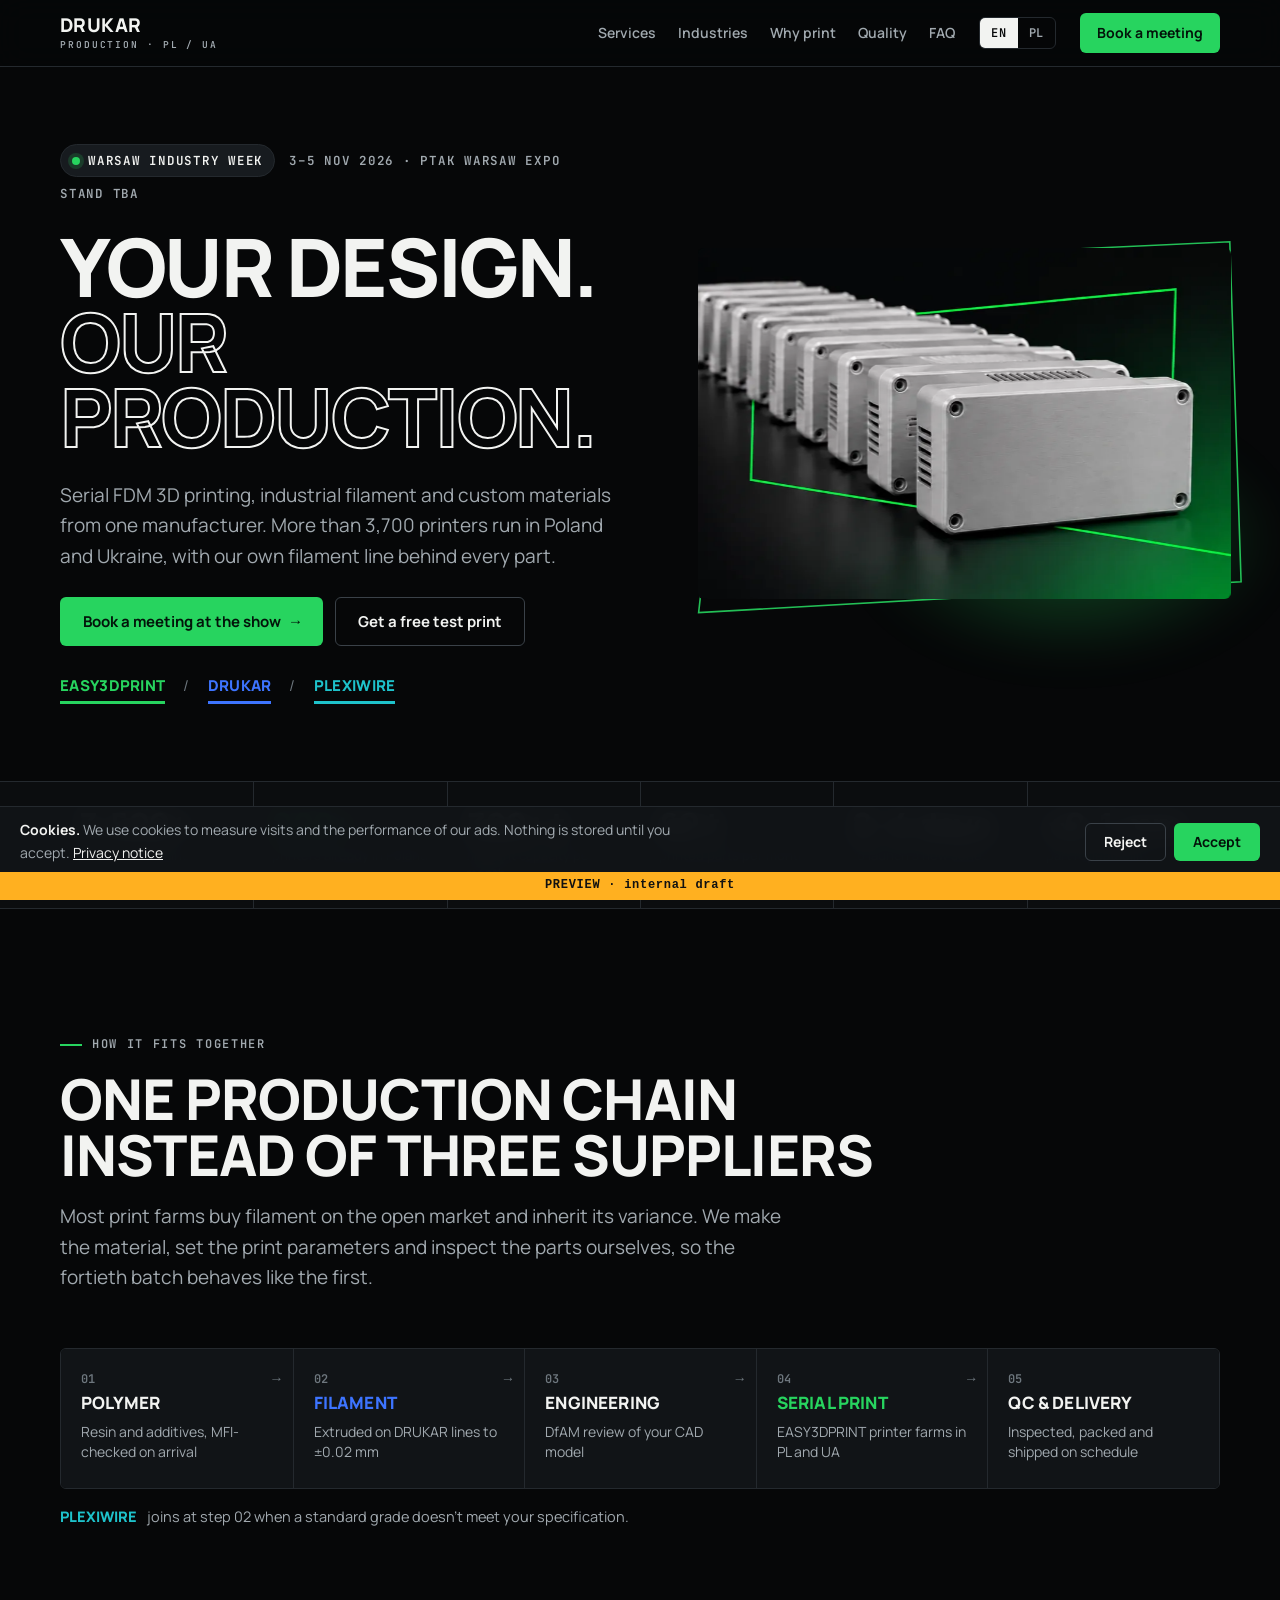
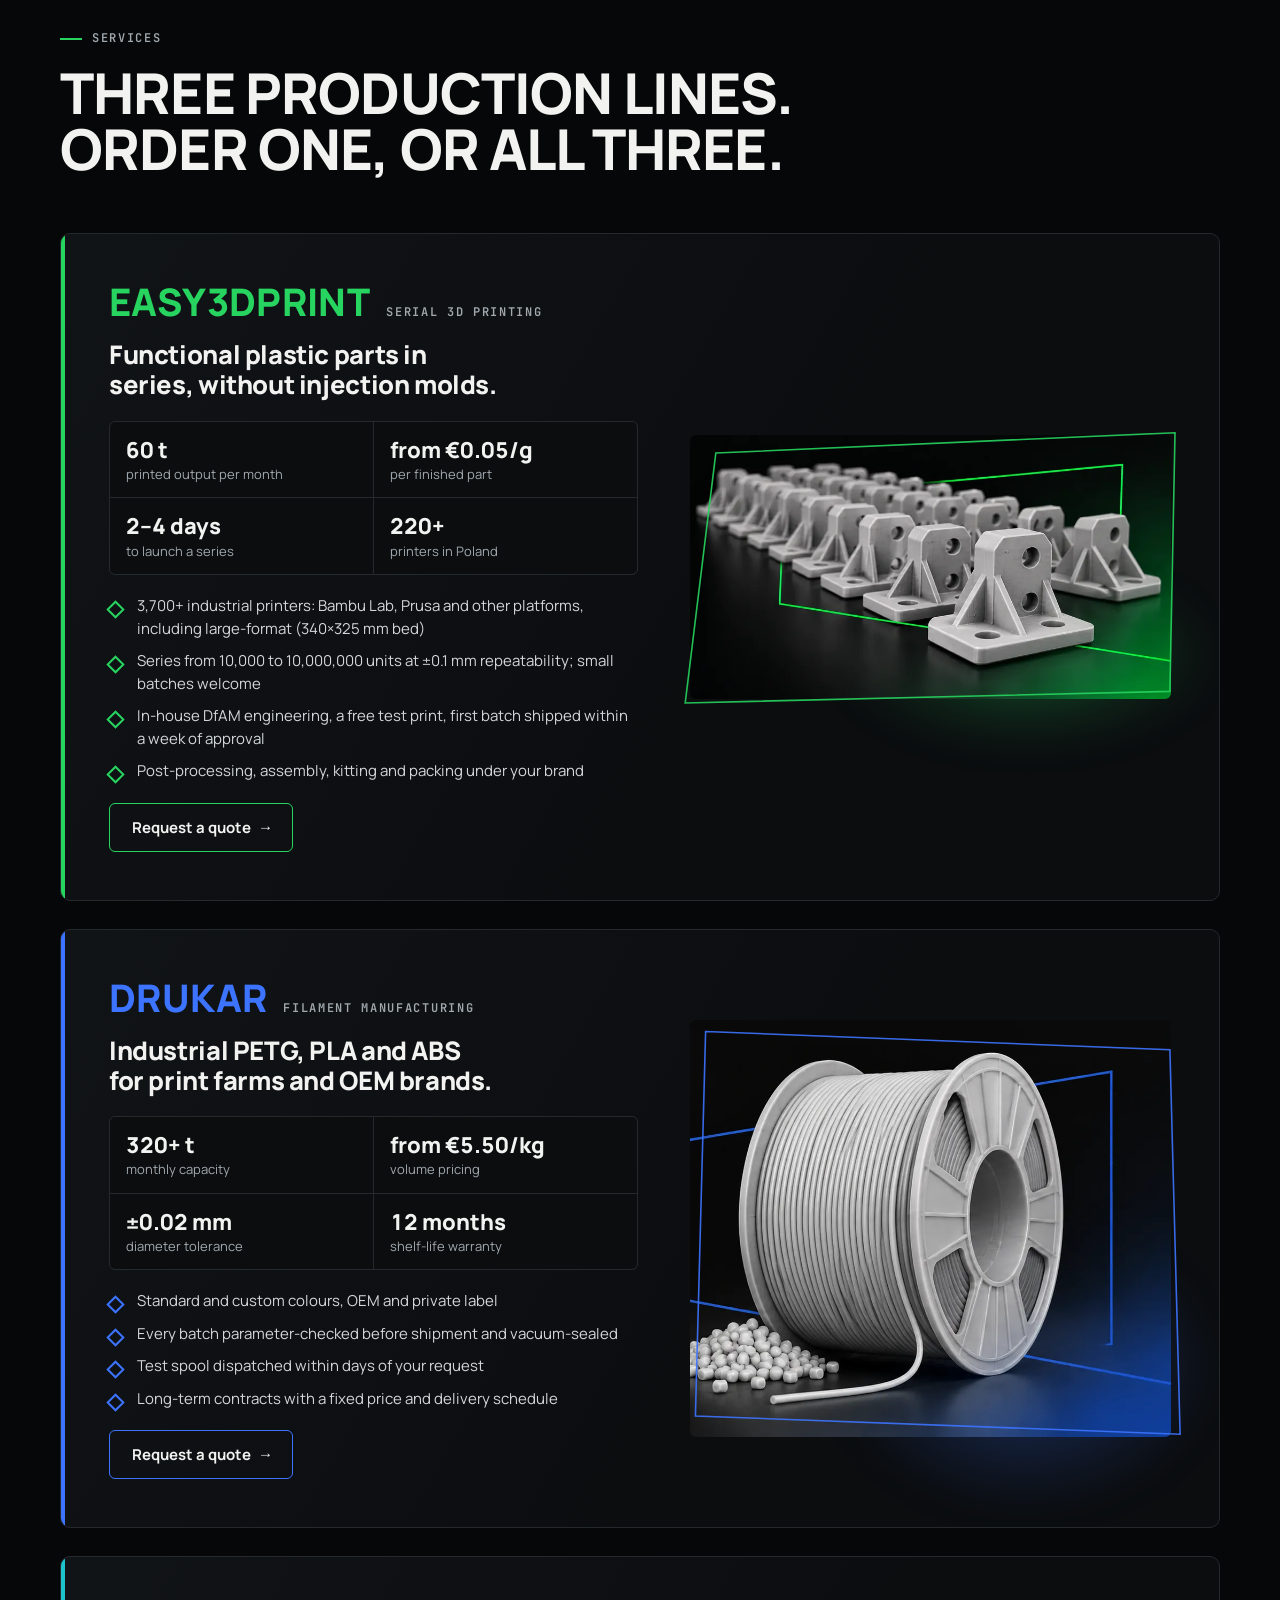
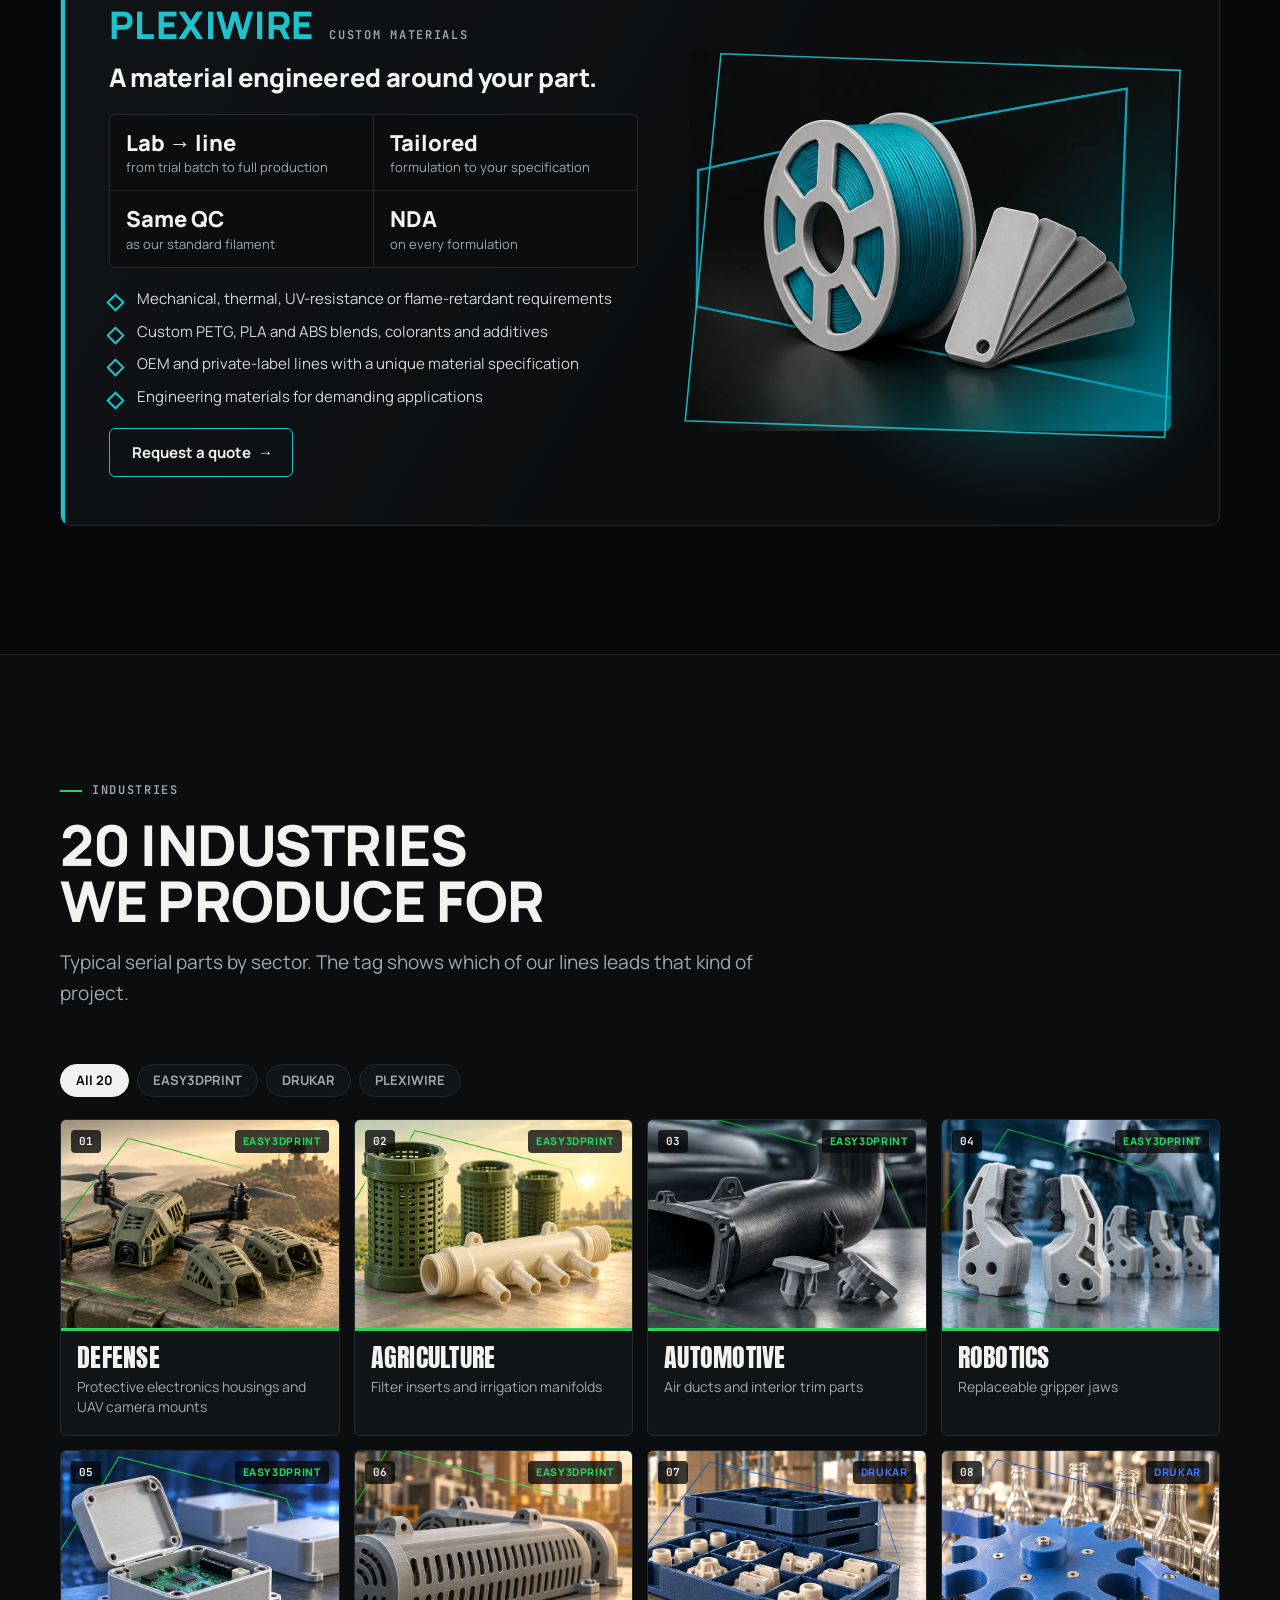
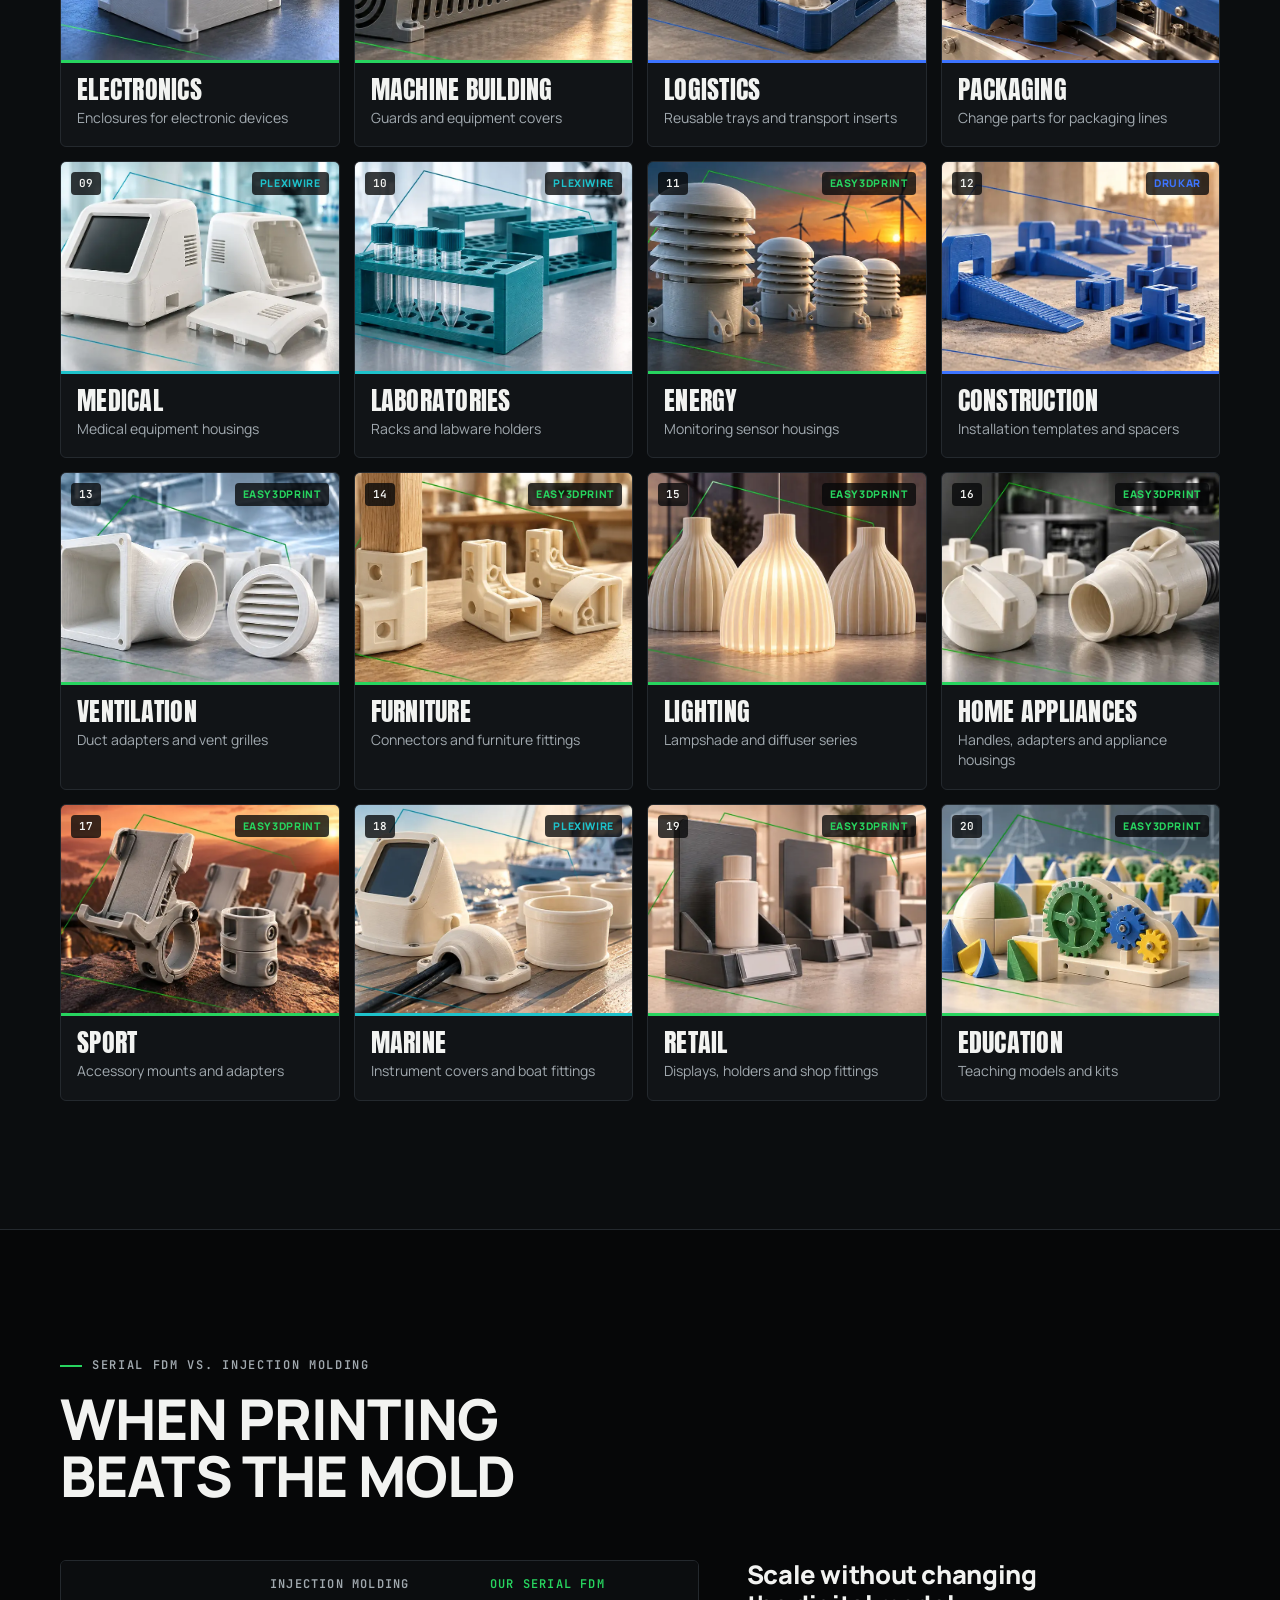
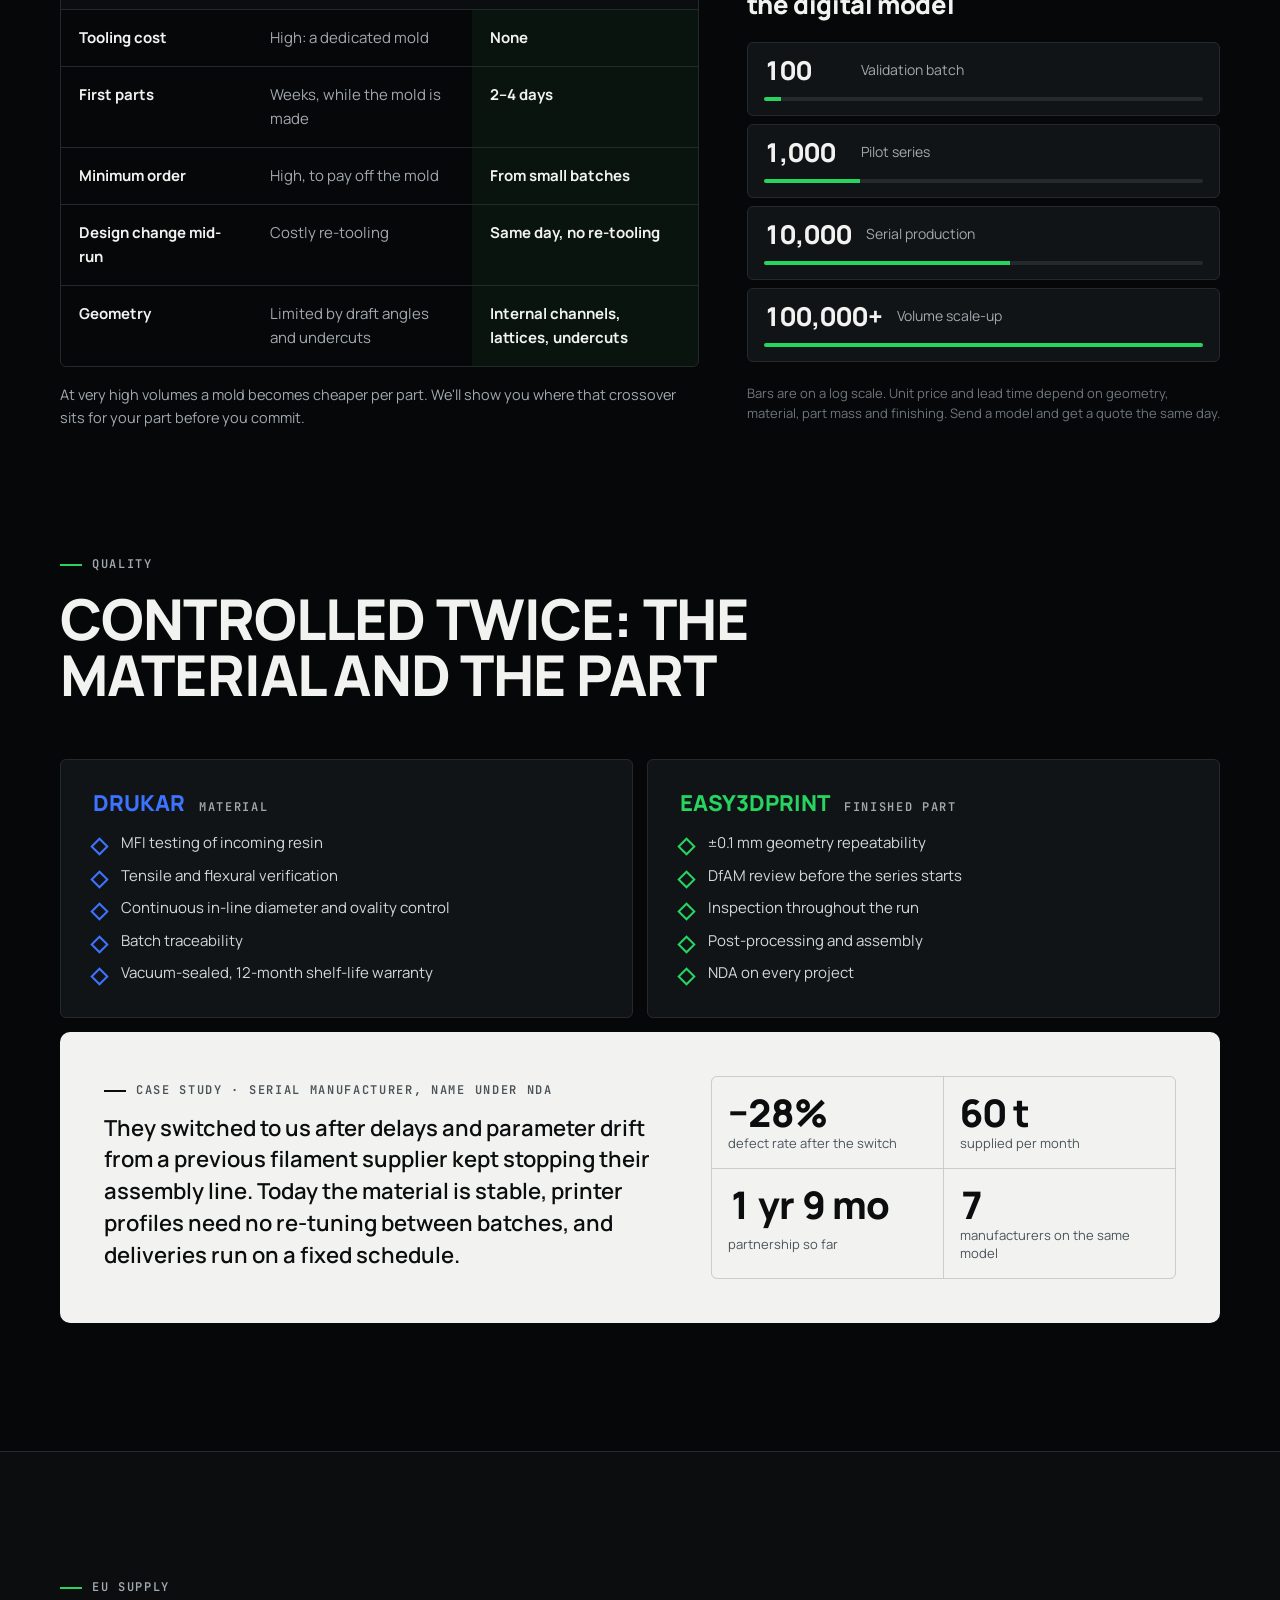
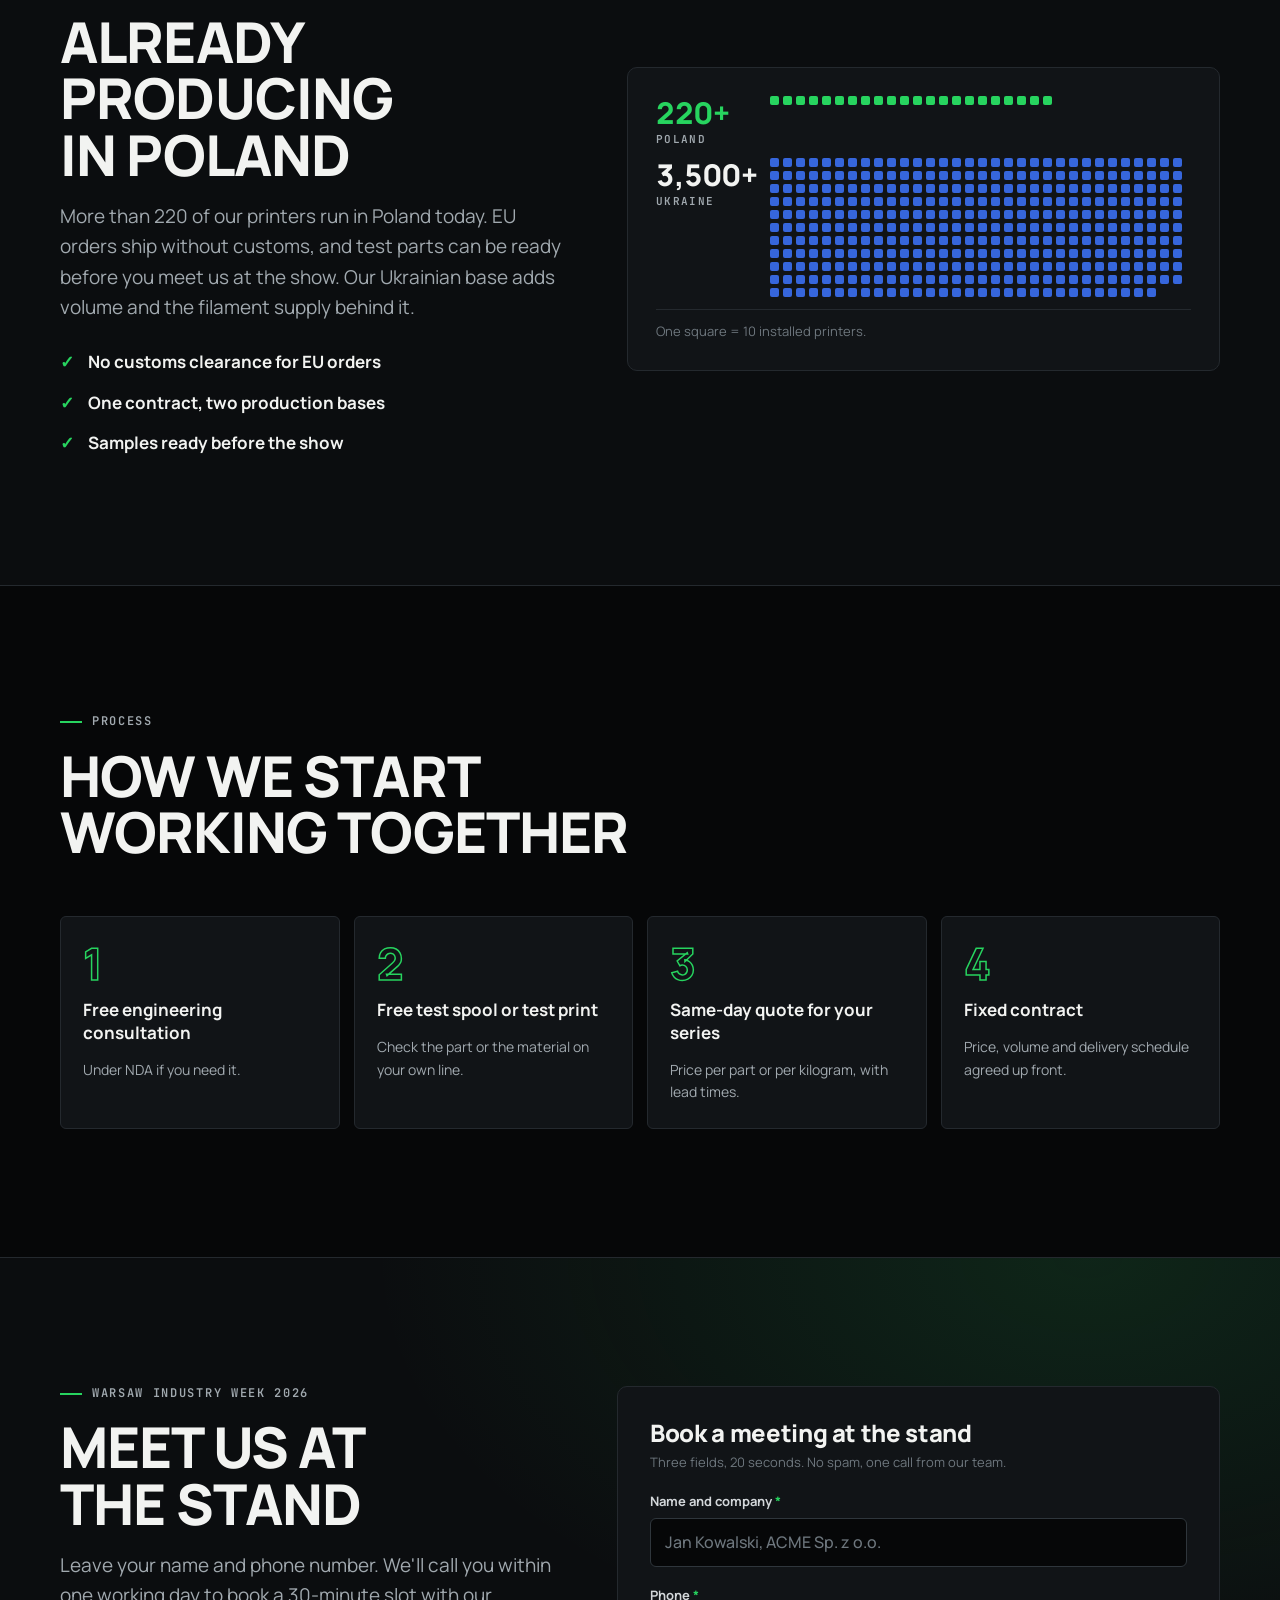
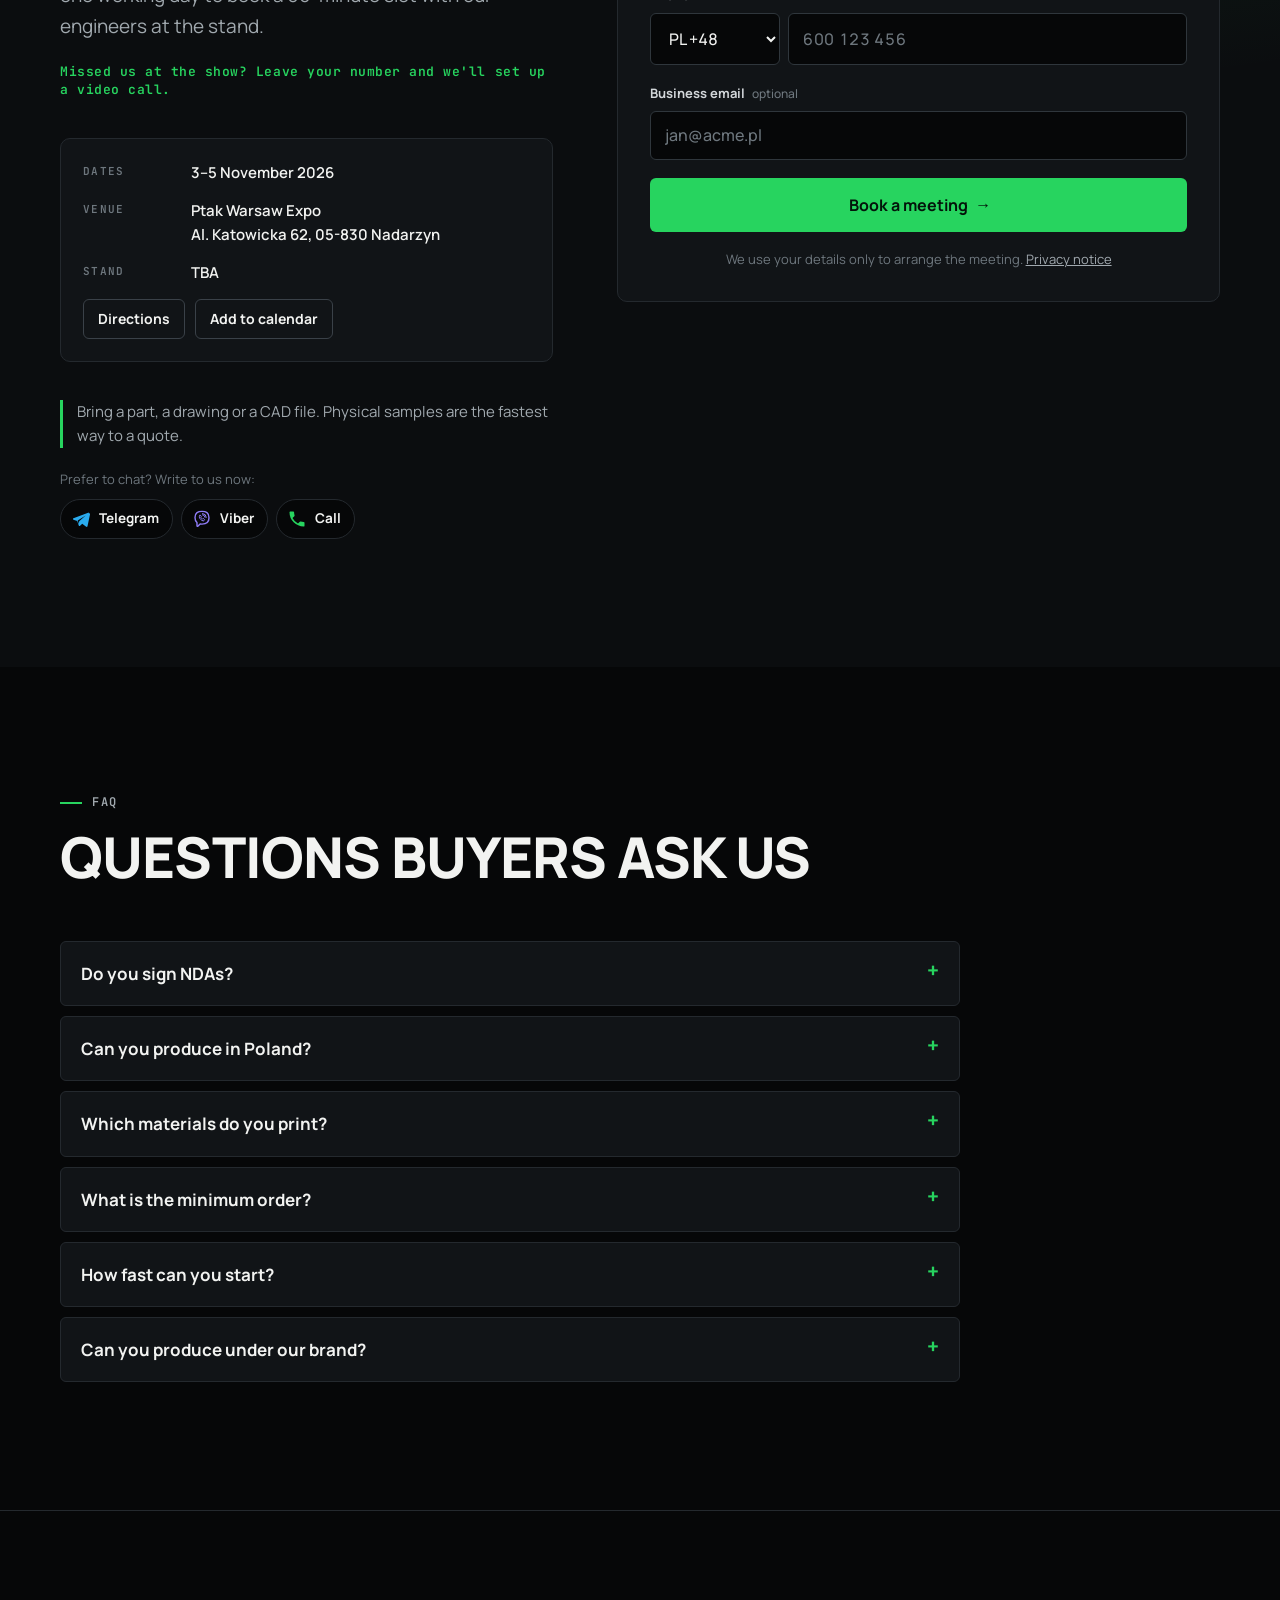
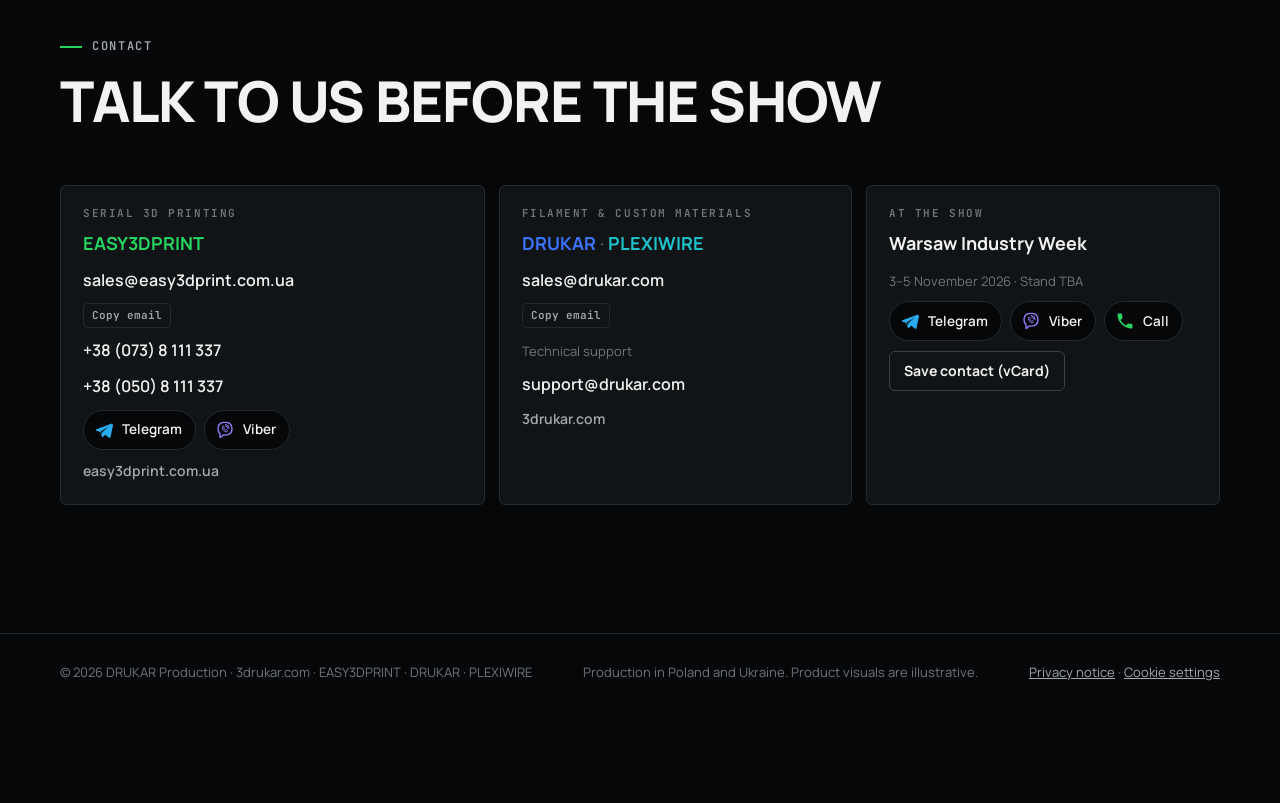
<file: index.html>
<!doctype html>
<html lang="en" data-root="" data-langpath="">
<head>
<meta name="robots" content="noindex, nofollow">
<meta charset="utf-8">
<meta name="viewport" content="width=device-width, initial-scale=1, viewport-fit=cover">
<title>DRUKAR Production · Serial 3D printing, filament &amp; custom materials</title>
<meta name="description" content="Serial FDM 3D printing, industrial PETG/PLA/ABS filament and custom materials from one manufacturer. 3,700+ printers in Poland and Ukraine. Meet us at Warsaw Industry Week, 3–5 November 2026.">
<link rel="canonical" href="https://wiw2026.3drukar.com/">
<link rel="alternate" hreflang="en" href="https://wiw2026.3drukar.com/">
<link rel="alternate" hreflang="pl" href="https://wiw2026.3drukar.com/pl/">
<link rel="alternate" hreflang="x-default" href="https://wiw2026.3drukar.com/">
<meta name="theme-color" content="#060708">
<meta property="og:type" content="website">
<meta property="og:title" content="DRUKAR Production · Your design. Our production.">
<meta property="og:description" content="Serial 3D printing, filament and custom materials. 220+ printers already in Poland. Meet us at Warsaw Industry Week, 3–5 Nov 2026.">
<meta property="og:url" content="https://wiw2026.3drukar.com/">
<meta property="og:locale" content="en_GB">
<meta property="og:site_name" content="DRUKAR Production">
<meta property="og:image" content="https://wiw2026.3drukar.com/assets/og-en.jpg">
<meta property="og:image:width" content="1200">
<meta property="og:image:height" content="630">
<meta name="twitter:card" content="summary_large_image">
<link rel="icon" href="data:image/svg+xml,%3Csvg xmlns='http://www.w3.org/2000/svg' viewBox='0 0 64 64'%3E%3Crect width='64' height='64' rx='12' fill='%23060708'/%3E%3Cpath d='M16 14h18c11 0 18 7 18 18s-7 18-18 18H16z' fill='none' stroke='%2327D45F' stroke-width='6'/%3E%3Ccircle cx='33' cy='32' r='5' fill='%232F6BFF'/%3E%3C/svg%3E">
<link rel="preload" href="assets/fonts/manrope-latin-800-normal.woff2" as="font" type="font/woff2" crossorigin>
<link rel="stylesheet" href="assets/fonts/fonts.css">
<script type="application/ld+json">
{"@context":"https://schema.org","@type":"Organization","name":"DRUKAR Production","alternateName":["EASY3DPRINT","DRUKAR","PLEXIWIRE"],"description":"Serial FDM 3D printing, industrial filament and custom materials manufacturer with production in Poland and Ukraine.","email":"sales@drukar.com","telephone":"+380738111337","contactPoint":[{"@type":"ContactPoint","contactType":"sales","areaServed":"EU","email":"sales@easy3dprint.com.ua","telephone":"+380738111337","name":"EASY3DPRINT serial 3D printing"},{"@type":"ContactPoint","contactType":"sales","email":"sales@drukar.com","name":"DRUKAR filament and PLEXIWIRE custom materials"},{"@type":"ContactPoint","contactType":"technical support","email":"support@drukar.com"}],"areaServed":"EU","event":{"@type":"BusinessEvent","name":"Warsaw Industry Week 2026","startDate":"2026-11-03","endDate":"2026-11-05","location":{"@type":"Place","name":"Ptak Warsaw Expo","address":"Al. Katowicka 62, 05-830 Nadarzyn, Poland"}}}
</script>
<link rel="stylesheet" href="assets/site.css">
<script src="assets/config.js"></script>
<script src="assets/consent.js"></script>
<style>.mcta{bottom:24px}footer{padding-bottom:120px}.ck{bottom:24px}</style>
</head>
<body data-page="landing">

<div class="hint" id="langHint" hidden><div class="wrap"><a href="pl/" hreflang="pl" lang="pl">Ta strona jest dostępna po polsku →</a><button type="button" id="hintClose" aria-label="Close">×</button></div></div>
<header class="bar">
  <div class="wrap">
    <a class="logo" href="#top" aria-label="DRUKAR Production"><b>DRUKAR</b><small>PRODUCTION · PL / UA</small></a>
    <nav class="nav" aria-label="Main">
      <a href="#services">Services</a>
      <a href="#industries">Industries</a>
      <a href="#why">Why print</a>
      <a href="#quality">Quality</a>
      <a href="#faq">FAQ</a>
    </nav>
    <nav class="lang" aria-label="Language"><a href="./" hreflang="en" lang="en" aria-current="page">EN</a><a href="pl/" hreflang="pl" lang="pl">PL</a></nav>
    <a class="btn btn-primary" href="#meet" data-cta="header">Book a meeting</a>
  </div>
</header>

<main id="top">

<!-- HERO -->
<section class="hero">
  <div class="wrap hero-grid">
    <div class="hero-copy">
      <div class="show-tag">
        <span class="live">Warsaw Industry Week</span>
        <span>3–5 Nov 2026 · Ptak Warsaw Expo</span>
        <span><span>Stand</span> <b data-cfg="booth">TBA</b></span>
      </div>
      <h1><span class="ln">Your design.</span><span class="ln">Our production.</span></h1>
      <p class="lede">Serial FDM 3D printing, industrial filament and custom materials from one manufacturer. More than 3,700 printers run in Poland and Ukraine, with our own filament line behind every part.</p>
      <div class="hero-actions">
        <a class="btn btn-primary" href="#meet" data-cta="hero"><span>Book a meeting at the show</span> <span class="arr">→</span></a>
        <a class="btn btn-ghost" href="#meet" data-cta="test-print">Get a free test print</a>
      </div>
      <div class="brands" aria-label="Production lines">
        <span class="b-e3d">EASY3DPRINT</span><span class="s">/</span>
        <span class="b-drk">DRUKAR</span><span class="s">/</span>
        <span class="b-plx">PLEXIWIRE</span>
      </div>
    </div>
    <div class="shot">
      <svg class="frame" viewBox="0 0 100 100" preserveAspectRatio="none" aria-hidden="true"><polygon points="10,8 97,2 99,90 3,98"/></svg>
      <img src="assets/img/f-serial.webp" width="900" height="593" alt="A series of identical grey 3D-printed electronics enclosures lined up on a black surface" fetchpriority="high">
    </div>
  </div>
</section>

<!-- KPI -->
<div class="kpis">
  <ul class="wrap">
    <li><b>3,500+</b><span>printers in Ukraine</span></li>
    <li class="pl"><b>220+</b><span>printers already in Poland</span></li>
    <li><b>320+ t</b><span>filament capacity per month</span></li>
    <li><b>60 t</b><span>printed parts per month</span></li>
    <li><b>2–4 days</b><span>to launch a new series</span></li>
    <li><b>±0.1 mm</b><span>part repeatability</span></li>
  </ul>
</div>

<!-- CHAIN + SERVICES -->
<section id="services">
  <div class="wrap">
    <div class="sec-head">
      <p class="eyebrow">How it fits together</p>
      <h2>One production chain instead of three suppliers</h2>
      <p class="lede">Most print farms buy filament on the open market and inherit its variance. We make the material, set the print parameters and inspect the parts ourselves, so the fortieth batch behaves like the first.</p>
    </div>
    <ol class="chain">
      <li><b>Polymer</b><span>Resin and additives, MFI-checked on arrival</span></li>
      <li class="t-drk"><b>Filament</b><span>Extruded on DRUKAR lines to ±0.02 mm</span></li>
      <li><b>Engineering</b><span>DfAM review of your CAD model</span></li>
      <li class="t-e3d"><b>Serial print</b><span>EASY3DPRINT printer farms in PL and UA</span></li>
      <li><b>QC &amp; delivery</b><span>Inspected, packed and shipped on schedule</span></li>
    </ol>
    <p class="chain-note"><i>PLEXIWIRE</i><span>joins at step 02 when a standard grade doesn't meet your specification.</span></p>

    <div class="sec-head" style="margin-top:clamp(64px,8vw,104px)">
      <p class="eyebrow">Services</p>
      <h2>Three production lines. Order one, or all three.</h2>
    </div>

    <div class="lines">
      <article class="line-panel e3d" id="easy3dprint">
        <div class="lp-copy">
          <div class="lp-tag"><b>EASY3DPRINT</b><span>Serial 3D printing</span></div>
          <h3>Functional plastic parts in series, without injection molds.</h3>
          <div class="stats">
            <div><b>60 t</b><span>printed output per month</span></div>
            <div><b>from €0.05/g</b><span>per finished part</span></div>
            <div><b>2–4 days</b><span>to launch a series</span></div>
            <div><b>220+</b><span>printers in Poland</span></div>
          </div>
          <ul class="ticks">
            <li>3,700+ industrial printers: Bambu Lab, Prusa and other platforms, including large-format (340×325 mm bed)</li>
            <li>Series from 10,000 to 10,000,000 units at ±0.1 mm repeatability; small batches welcome</li>
            <li>In-house DfAM engineering, a free test print, first batch shipped within a week of approval</li>
            <li>Post-processing, assembly, kitting and packing under your brand</li>
          </ul>
          <a class="btn btn-ghost lp-cta" href="#meet" data-cta="easy3dprint"><span>Request a quote</span> <span class="arr">→</span></a>
        </div>
        <div class="shot">
          <svg class="frame" viewBox="0 0 100 100" preserveAspectRatio="none" aria-hidden="true"><polygon points="8,10 98,3 97,92 2,96"/></svg>
          <img src="assets/img/f-large-series.webp" width="900" height="494" loading="lazy" alt="Rows of identical 3D-printed mounting brackets produced in series">
        </div>
      </article>

      <article class="line-panel drk" id="drukar">
        <div class="lp-copy">
          <div class="lp-tag"><b>DRUKAR</b><span>Filament manufacturing</span></div>
          <h3>Industrial PETG, PLA and ABS for print farms and OEM brands.</h3>
          <div class="stats">
            <div><b>320+ t</b><span>monthly capacity</span></div>
            <div><b>from €5.50/kg</b><span>volume pricing</span></div>
            <div><b>±0.02 mm</b><span>diameter tolerance</span></div>
            <div><b>12 months</b><span>shelf-life warranty</span></div>
          </div>
          <ul class="ticks">
            <li>Standard and custom colours, OEM and private label</li>
            <li>Every batch parameter-checked before shipment and vacuum-sealed</li>
            <li>Test spool dispatched within days of your request</li>
            <li>Long-term contracts with a fixed price and delivery schedule</li>
          </ul>
          <a class="btn btn-ghost lp-cta" href="#meet" data-cta="drukar"><span>Request a quote</span> <span class="arr">→</span></a>
        </div>
        <div class="shot">
          <svg class="frame" viewBox="0 0 100 100" preserveAspectRatio="none" aria-hidden="true"><polygon points="6,6 97,10 99,94 4,90"/></svg>
          <img src="assets/img/f-filament-producer.webp" width="900" height="778" loading="lazy" alt="A spool of grey filament with polymer pellets in front of it">
        </div>
      </article>

      <article class="line-panel plx" id="plexiwire">
        <div class="lp-copy">
          <div class="lp-tag"><b>PLEXIWIRE</b><span>Custom materials</span></div>
          <h3>A material engineered around your part.</h3>
          <div class="stats">
            <div><b>Lab → line</b><span>from trial batch to full production</span></div>
            <div><b>Tailored</b><span>formulation to your specification</span></div>
            <div><b>Same QC</b><span>as our standard filament</span></div>
            <div><b>NDA</b><span>on every formulation</span></div>
          </div>
          <ul class="ticks">
            <li>Mechanical, thermal, UV-resistance or flame-retardant requirements</li>
            <li>Custom PETG, PLA and ABS blends, colorants and additives</li>
            <li>OEM and private-label lines with a unique material specification</li>
            <li>Engineering materials for demanding applications</li>
          </ul>
          <a class="btn btn-ghost lp-cta" href="#meet" data-cta="plexiwire"><span>Request a quote</span> <span class="arr">→</span></a>
        </div>
        <div class="shot">
          <svg class="frame" viewBox="0 0 100 100" preserveAspectRatio="none" aria-hidden="true"><polygon points="9,4 99,8 96,96 2,92"/></svg>
          <img src="assets/img/f-custom-filament.webp" width="900" height="709" loading="lazy" alt="A teal custom-colour filament spool next to colour sample chips">
        </div>
      </article>
    </div>
  </div>
</section>

<!-- INDUSTRIES -->
<section id="industries" style="background:var(--bg-2);border-block:1px solid var(--line)">
  <div class="wrap">
    <div class="sec-head">
      <p class="eyebrow">Industries</p>
      <h2>20 industries we produce for</h2>
      <p class="lede">Typical serial parts by sector. The tag shows which of our lines leads that kind of project.</p>
    </div>
    <div class="filters" role="group" aria-label="Filter by line">
      <button type="button" data-f="all" aria-pressed="true">All 20</button>
      <button type="button" data-f="e3d" aria-pressed="false">EASY3DPRINT</button>
      <button type="button" data-f="drk" aria-pressed="false">DRUKAR</button>
      <button type="button" data-f="plx" aria-pressed="false">PLEXIWIRE</button>
    </div>
    <ul class="ind-grid" id="indGrid">
      <li class="ind" data-brand="e3d"><figure><img src="assets/img/i-defense.webp" width="720" height="540" loading="lazy" alt="Protective electronics housings and UAV camera mounts"></figure><span class="no">01</span><span class="brand">EASY3DPRINT</span><div class="body"><h3>Defense</h3><p>Protective electronics housings and UAV camera mounts</p></div></li>
      <li class="ind" data-brand="e3d"><figure><img src="assets/img/i-agriculture.webp" width="720" height="540" loading="lazy" alt="Filter inserts and irrigation manifolds"></figure><span class="no">02</span><span class="brand">EASY3DPRINT</span><div class="body"><h3>Agriculture</h3><p>Filter inserts and irrigation manifolds</p></div></li>
      <li class="ind" data-brand="e3d"><figure><img src="assets/img/i-automotive.webp" width="720" height="540" loading="lazy" alt="Air ducts and interior trim parts"></figure><span class="no">03</span><span class="brand">EASY3DPRINT</span><div class="body"><h3>Automotive</h3><p>Air ducts and interior trim parts</p></div></li>
      <li class="ind" data-brand="e3d"><figure><img src="assets/img/i-robotics.webp" width="720" height="540" loading="lazy" alt="Replaceable gripper jaws"></figure><span class="no">04</span><span class="brand">EASY3DPRINT</span><div class="body"><h3>Robotics</h3><p>Replaceable gripper jaws</p></div></li>
      <li class="ind" data-brand="e3d"><figure><img src="assets/img/i-electronics.webp" width="720" height="540" loading="lazy" alt="Enclosures for electronic devices"></figure><span class="no">05</span><span class="brand">EASY3DPRINT</span><div class="body"><h3>Electronics</h3><p>Enclosures for electronic devices</p></div></li>
      <li class="ind" data-brand="e3d"><figure><img src="assets/img/i-machinery.webp" width="720" height="540" loading="lazy" alt="Guards and equipment covers"></figure><span class="no">06</span><span class="brand">EASY3DPRINT</span><div class="body"><h3>Machine building</h3><p>Guards and equipment covers</p></div></li>
      <li class="ind" data-brand="drk"><figure><img src="assets/img/i-logistics.webp" width="720" height="540" loading="lazy" alt="Reusable trays and transport inserts"></figure><span class="no">07</span><span class="brand">DRUKAR</span><div class="body"><h3>Logistics</h3><p>Reusable trays and transport inserts</p></div></li>
      <li class="ind" data-brand="drk"><figure><img src="assets/img/i-packaging.webp" width="720" height="540" loading="lazy" alt="Change parts for packaging lines"></figure><span class="no">08</span><span class="brand">DRUKAR</span><div class="body"><h3>Packaging</h3><p>Change parts for packaging lines</p></div></li>
      <li class="ind" data-brand="plx"><figure><img src="assets/img/i-medical.webp" width="720" height="540" loading="lazy" alt="Medical equipment housings"></figure><span class="no">09</span><span class="brand">PLEXIWIRE</span><div class="body"><h3>Medical</h3><p>Medical equipment housings</p></div></li>
      <li class="ind" data-brand="plx"><figure><img src="assets/img/i-laboratory.webp" width="720" height="540" loading="lazy" alt="Racks and labware holders"></figure><span class="no">10</span><span class="brand">PLEXIWIRE</span><div class="body"><h3>Laboratories</h3><p>Racks and labware holders</p></div></li>
      <li class="ind" data-brand="e3d"><figure><img src="assets/img/i-energy.webp" width="720" height="540" loading="lazy" alt="Monitoring sensor housings"></figure><span class="no">11</span><span class="brand">EASY3DPRINT</span><div class="body"><h3>Energy</h3><p>Monitoring sensor housings</p></div></li>
      <li class="ind" data-brand="drk"><figure><img src="assets/img/i-construction.webp" width="720" height="540" loading="lazy" alt="Installation templates and spacers"></figure><span class="no">12</span><span class="brand">DRUKAR</span><div class="body"><h3>Construction</h3><p>Installation templates and spacers</p></div></li>
      <li class="ind" data-brand="e3d"><figure><img src="assets/img/i-ventilation.webp" width="720" height="540" loading="lazy" alt="Duct adapters and vent grilles"></figure><span class="no">13</span><span class="brand">EASY3DPRINT</span><div class="body"><h3>Ventilation</h3><p>Duct adapters and vent grilles</p></div></li>
      <li class="ind" data-brand="e3d"><figure><img src="assets/img/i-furniture.webp" width="720" height="540" loading="lazy" alt="Connectors and furniture fittings"></figure><span class="no">14</span><span class="brand">EASY3DPRINT</span><div class="body"><h3>Furniture</h3><p>Connectors and furniture fittings</p></div></li>
      <li class="ind" data-brand="e3d"><figure><img src="assets/img/i-lighting.webp" width="720" height="540" loading="lazy" alt="Lampshade and diffuser series"></figure><span class="no">15</span><span class="brand">EASY3DPRINT</span><div class="body"><h3>Lighting</h3><p>Lampshade and diffuser series</p></div></li>
      <li class="ind" data-brand="e3d"><figure><img src="assets/img/i-appliances.webp" width="720" height="540" loading="lazy" alt="Handles, adapters and appliance housings"></figure><span class="no">16</span><span class="brand">EASY3DPRINT</span><div class="body"><h3>Home appliances</h3><p>Handles, adapters and appliance housings</p></div></li>
      <li class="ind" data-brand="e3d"><figure><img src="assets/img/i-sport.webp" width="720" height="540" loading="lazy" alt="Accessory mounts and adapters"></figure><span class="no">17</span><span class="brand">EASY3DPRINT</span><div class="body"><h3>Sport</h3><p>Accessory mounts and adapters</p></div></li>
      <li class="ind" data-brand="plx"><figure><img src="assets/img/i-marine.webp" width="720" height="540" loading="lazy" alt="Instrument covers and boat fittings"></figure><span class="no">18</span><span class="brand">PLEXIWIRE</span><div class="body"><h3>Marine</h3><p>Instrument covers and boat fittings</p></div></li>
      <li class="ind" data-brand="e3d"><figure><img src="assets/img/i-retail.webp" width="720" height="540" loading="lazy" alt="Displays, holders and shop fittings"></figure><span class="no">19</span><span class="brand">EASY3DPRINT</span><div class="body"><h3>Retail</h3><p>Displays, holders and shop fittings</p></div></li>
      <li class="ind" data-brand="e3d"><figure><img src="assets/img/i-education.webp" width="720" height="540" loading="lazy" alt="Teaching models and kits"></figure><span class="no">20</span><span class="brand">EASY3DPRINT</span><div class="body"><h3>Education</h3><p>Teaching models and kits</p></div></li>
    </ul>
  </div>
</section>

<!-- WHY PRINT -->
<section id="why">
  <div class="wrap">
    <div class="sec-head">
      <p class="eyebrow">Serial FDM vs. injection molding</p>
      <h2>When printing beats the mold</h2>
    </div>
    <div class="cmp-grid">
      <div style="min-width:0">
        <div class="tbl-wrap">
          <table>
            <thead><tr><th><span class="sr">Criterion</span></th><th>Injection molding</th><th class="us">Our serial FDM</th></tr></thead>
            <tbody>
              <tr><th>Tooling cost</th><td>High: a dedicated mold</td><td class="us">None</td></tr>
              <tr><th>First parts</th><td>Weeks, while the mold is made</td><td class="us">2–4 days</td></tr>
              <tr><th>Minimum order</th><td>High, to pay off the mold</td><td class="us">From small batches</td></tr>
              <tr><th>Design change mid-run</th><td>Costly re-tooling</td><td class="us">Same day, no re-tooling</td></tr>
              <tr><th>Geometry</th><td>Limited by draft angles and undercuts</td><td class="us">Internal channels, lattices, undercuts</td></tr>
            </tbody>
          </table>
        </div>
        <p class="honest">At very high volumes a mold becomes cheaper per part. We'll show you where that crossover sits for your part before you commit.</p>
      </div>
      <div class="cmp-side">
        <h3>Scale without changing the digital model</h3>
        <ol class="ladder">
          <li><b>100</b><span>Validation batch</span><span class="bar-fill"><i style="width:4%"></i></span></li>
          <li><b>1,000</b><span>Pilot series</span><span class="bar-fill"><i style="width:22%"></i></span></li>
          <li><b>10,000</b><span>Serial production</span><span class="bar-fill"><i style="width:56%"></i></span></li>
          <li><b>100,000+</b><span>Volume scale-up</span><span class="bar-fill"><i style="width:100%"></i></span></li>
        </ol>
        <p class="small">Bars are on a log scale. Unit price and lead time depend on geometry, material, part mass and finishing. Send a model and get a quote the same day.</p>
      </div>
    </div>
  </div>
</section>

<!-- QUALITY -->
<section id="quality" style="padding-top:0">
  <div class="wrap">
    <div class="sec-head">
      <p class="eyebrow">Quality</p>
      <h2>Controlled twice: the material and the part</h2>
    </div>
    <div class="q-grid">
      <div class="q-card drk">
        <header><b>DRUKAR</b><span>Material</span></header>
        <ul class="ticks">
          <li>MFI testing of incoming resin</li>
          <li>Tensile and flexural verification</li>
          <li>Continuous in-line diameter and ovality control</li>
          <li>Batch traceability</li>
          <li>Vacuum-sealed, 12-month shelf-life warranty</li>
        </ul>
      </div>
      <div class="q-card e3d">
        <header><b>EASY3DPRINT</b><span>Finished part</span></header>
        <ul class="ticks">
          <li>±0.1 mm geometry repeatability</li>
          <li>DfAM review before the series starts</li>
          <li>Inspection throughout the run</li>
          <li>Post-processing and assembly</li>
          <li>NDA on every project</li>
        </ul>
      </div>
    </div>
    <div class="case">
      <div>
        <p class="eyebrow">Case study · serial manufacturer, name under NDA</p>
        <blockquote>They switched to us after delays and parameter drift from a previous filament supplier kept stopping their assembly line. Today the material is stable, printer profiles need no re-tuning between batches, and deliveries run on a fixed schedule.</blockquote>
      </div>
      <div class="case-stats">
        <div><b>−28%</b><span>defect rate after the switch</span></div>
        <div><b>60 t</b><span>supplied per month</span></div>
        <div><b>1 yr 9 mo</b><span>partnership so far</span></div>
        <div><b>7</b><span>manufacturers on the same model</span></div>
      </div>
    </div>
  </div>
</section>

<!-- POLAND -->
<section id="poland" style="background:var(--bg-2);border-block:1px solid var(--line)">
  <div class="wrap pl-grid">
    <div>
      <div class="sec-head" style="margin-bottom:0">
        <p class="eyebrow">EU supply</p>
        <h2>Already producing in Poland</h2>
        <p class="lede">More than 220 of our printers run in Poland today. EU orders ship without customs, and test parts can be ready before you meet us at the show. Our Ukrainian base adds volume and the filament supply behind it.</p>
      </div>
      <ul class="pl-points">
        <li>No customs clearance for EU orders</li>
        <li>One contract, two production bases</li>
        <li>Samples ready before the show</li>
      </ul>
    </div>
    <div class="bases" aria-label="Installed printers by country">
      <div class="base pl"><div class="lbl"><b>220+</b><span>Poland</span></div><div class="dots" data-n="22"></div></div>
      <div class="base ua"><div class="lbl"><b>3,500+</b><span>Ukraine</span></div><div class="dots" data-n="350"></div></div>
      <p class="legend small">One square = 10 installed printers.</p>
    </div>
  </div>
</section>

<!-- PROCESS -->
<section id="process">
  <div class="wrap">
    <div class="sec-head">
      <p class="eyebrow">Process</p>
      <h2>How we start working together</h2>
    </div>
    <ol class="steps">
      <li><b>Free engineering consultation</b><span>Under NDA if you need it.</span></li>
      <li><b>Free test spool or test print</b><span>Check the part or the material on your own line.</span></li>
      <li><b>Same-day quote for your series</b><span>Price per part or per kilogram, with lead times.</span></li>
      <li><b>Fixed contract</b><span>Price, volume and delivery schedule agreed up front.</span></li>
    </ol>
  </div>
</section>

<!-- MEET -->
<section id="meet" class="meet">
  <div class="wrap meet-grid">
    <div class="venue">
      <div class="sec-head" style="margin-bottom:0">
        <p class="eyebrow">Warsaw Industry Week 2026</p>
        <h2>Meet us at the stand</h2>
        <p class="lede">Leave your name and phone number. We'll call you within one working day to book a 30-minute slot with our engineers at the stand.</p>
      </div>
      <p class="countdown" id="countdown"></p>
      <dl class="vcard">
        <div class="vrow"><dt>Dates</dt><dd>3–5 November 2026</dd></div>
        <div class="vrow"><dt>Venue</dt><dd>Ptak Warsaw Expo<br>Al. Katowicka 62, 05-830 Nadarzyn</dd></div>
        <div class="vrow"><dt>Stand</dt><dd data-cfg="booth">TBA</dd></div>
        <div class="vlinks">
          <a class="btn btn-ghost" id="mapLink" href="https://www.google.com/maps/search/?api=1&amp;query=Ptak+Warsaw+Expo+Nadarzyn" target="_blank" rel="noopener">Directions</a>
          <button class="btn btn-ghost" type="button" data-ics>Add to calendar</button>
        </div>
      </dl>
      <p class="bring">Bring a part, a drawing or a CAD file. Physical samples are the fastest way to a quote.</p>
      <div class="chat"><p class="small">Prefer to chat? Write to us now:</p><div class="msgrs" data-msgr></div></div>
    </div>

    <form id="leadForm" novalidate>
      <div class="f-head">
        <h3>Book a meeting at the stand</h3>
        <p class="small">Three fields, 20 seconds. No spam, one call from our team.</p>
      </div>
      <div class="fld">
        <label for="f-name"><span>Name and company</span> <span class="req">*</span></label>
        <input id="f-name" name="name" type="text" autocomplete="name" required placeholder="Jan Kowalski, ACME Sp. z o.o.">
        <small class="f-err" hidden></small>
      </div>
      <div class="fld">
        <label for="f-phone"><span>Phone</span> <span class="req">*</span></label>
        <div class="tel">
          <select id="f-prefix" name="prefix" aria-label="Country code">
            <option value="+48">PL +48</option><option value="+49">DE +49</option><option value="+420">CZ +420</option>
            <option value="+421">SK +421</option><option value="+370">LT +370</option><option value="+31">NL +31</option>
            <option value="+43">AT +43</option><option value="+44">UK +44</option><option value="+380">UA +380</option>
          </select>
          <input id="f-phone" name="phone" type="tel" inputmode="numeric" autocomplete="tel-national" required placeholder="600 123 456">
        </div>
        <small class="f-err" hidden></small>
      </div>
      <div class="fld">
        <label for="f-email"><span>Business email</span> <span class="opt" id="f-email-opt" hidden>optional</span><span class="req" id="f-email-req">*</span></label>
        <input id="f-email" name="email" type="email" autocomplete="email" required placeholder="jan@acme.pl">
        <small class="f-err" hidden></small>
      </div>
      <input type="hidden" name="cta" id="f-cta" value="">
      <input class="hp" type="text" name="website" id="f-website" tabindex="-1" autocomplete="off" aria-hidden="true">
      <button class="btn btn-primary f-btn" type="submit" id="f-submit"><span>Book a meeting</span> <span class="arr">→</span></button>
      <p class="small f-legal"><span>We use your details only to arrange the meeting.</span> <a href="privacy/">Privacy notice</a></p>
    </form>
  </div>
</section>

<!-- FAQ -->
<section id="faq">
  <div class="wrap">
    <div class="sec-head"><p class="eyebrow">FAQ</p><h2>Questions buyers ask us</h2></div>
    <div class="faq">
      <details><summary>Do you sign NDAs?</summary><p>Yes, before you share drawings if you prefer. Every custom formulation is covered by an NDA as standard.</p></details>
      <details><summary>Can you produce in Poland?</summary><p>Yes. More than 220 printers already run in Poland, so EU orders and samples ship without customs.</p></details>
      <details><summary>Which materials do you print?</summary><p>PETG, PLA and ABS from our own DRUKAR line. When you need specific mechanical, thermal, UV or flame-retardant properties, PLEXIWIRE develops a compound for your part.</p></details>
      <details><summary>What is the minimum order?</summary><p>There is no mold to pay off, so we start from small batches. Our farms are built for series from 10,000 up to 10,000,000 parts.</p></details>
      <details><summary>How fast can you start?</summary><p>A test print or test spool ships within days. A new series launches in 2–4 days, and the first batch ships within a week of your approval.</p></details>
      <details><summary>Can you produce under our brand?</summary><p>Yes. We print parts and make filament for OEM and private-label customers, including packaging and labelling.</p></details>
    </div>
  </div>
</section>

<!-- CONTACT -->
<section class="contact" id="contact">
  <div class="wrap">
    <div class="sec-head"><p class="eyebrow">Contact</p><h2>Talk to us before the show</h2></div>
    <div class="c-grid">
      <div class="c-card">
        <span class="role">Serial 3D printing</span>
        <b class="b-e3d" style="border:0">EASY3DPRINT</b>
        <a href="mailto:sales@easy3dprint.com.ua">sales@easy3dprint.com.ua</a>
        <button class="copy" type="button" data-copy-text="sales@easy3dprint.com.ua">Copy email</button>
        <a href="tel:+380738111337">+38 (073) 8 111 337</a>
        <a href="tel:+380508111337">+38 (050) 8 111 337</a>
        <div class="msgrs" data-msgr="whatsapp,telegram,viber"></div>
        <span class="c-links"><a href="https://easy3dprint.com.ua/" target="_blank" rel="noopener">easy3dprint.com.ua</a></span>
      </div>
      <div class="c-card">
        <span class="role">Filament &amp; custom materials</span>
        <b><span class="b-drk" style="border:0">DRUKAR</span> <span class="s" style="color:var(--dim);font-weight:400">·</span> <span class="b-plx" style="border:0">PLEXIWIRE</span></b>
        <a href="mailto:sales@drukar.com">sales@drukar.com</a>
        <button class="copy" type="button" data-copy-text="sales@drukar.com">Copy email</button>
        <span class="small">Technical support</span>
        <a href="mailto:support@drukar.com">support@drukar.com</a>
        <span class="c-links"><a href="https://www.3drukar.com/" target="_blank" rel="noopener">3drukar.com</a></span>
      </div>
      <div class="c-card">
        <span class="role">At the show</span>
        <b>Warsaw Industry Week</b>
        <span class="small"><span>3–5 November 2026</span> · <span>Stand</span> <span data-cfg="booth">TBA</span></span>
        <div class="msgrs" data-msgr></div>
        <button class="btn btn-ghost" type="button" data-vcf>Save contact (vCard)</button>
      </div>
    </div>
  </div>
</section>
</main>

<footer>
  <div class="wrap">
    <span>© 2026 DRUKAR Production · 3drukar.com · EASY3DPRINT · DRUKAR · PLEXIWIRE</span>
    <span>Production in Poland and Ukraine. Product visuals are illustrative.</span>
    <span><a href="privacy/">Privacy notice</a> · <a href="#" data-cookie-settings>Cookie settings</a></span>
  </div>
</footer>

<div class="mcta"><a class="btn btn-primary" href="#meet" data-cta="sticky">Book a meeting at the show</a></div>

<script src="assets/site.js" defer></script>
<div style="position:fixed;z-index:999;left:0;right:0;bottom:0;padding:6px 12px calc(6px + env(safe-area-inset-bottom,0px));background:#FFB020;color:#111;font:700 12px/1.3 ui-monospace,Menlo,monospace;text-align:center;letter-spacing:.06em">PREVIEW · internal draft</div>
</body>
</html>
</file>
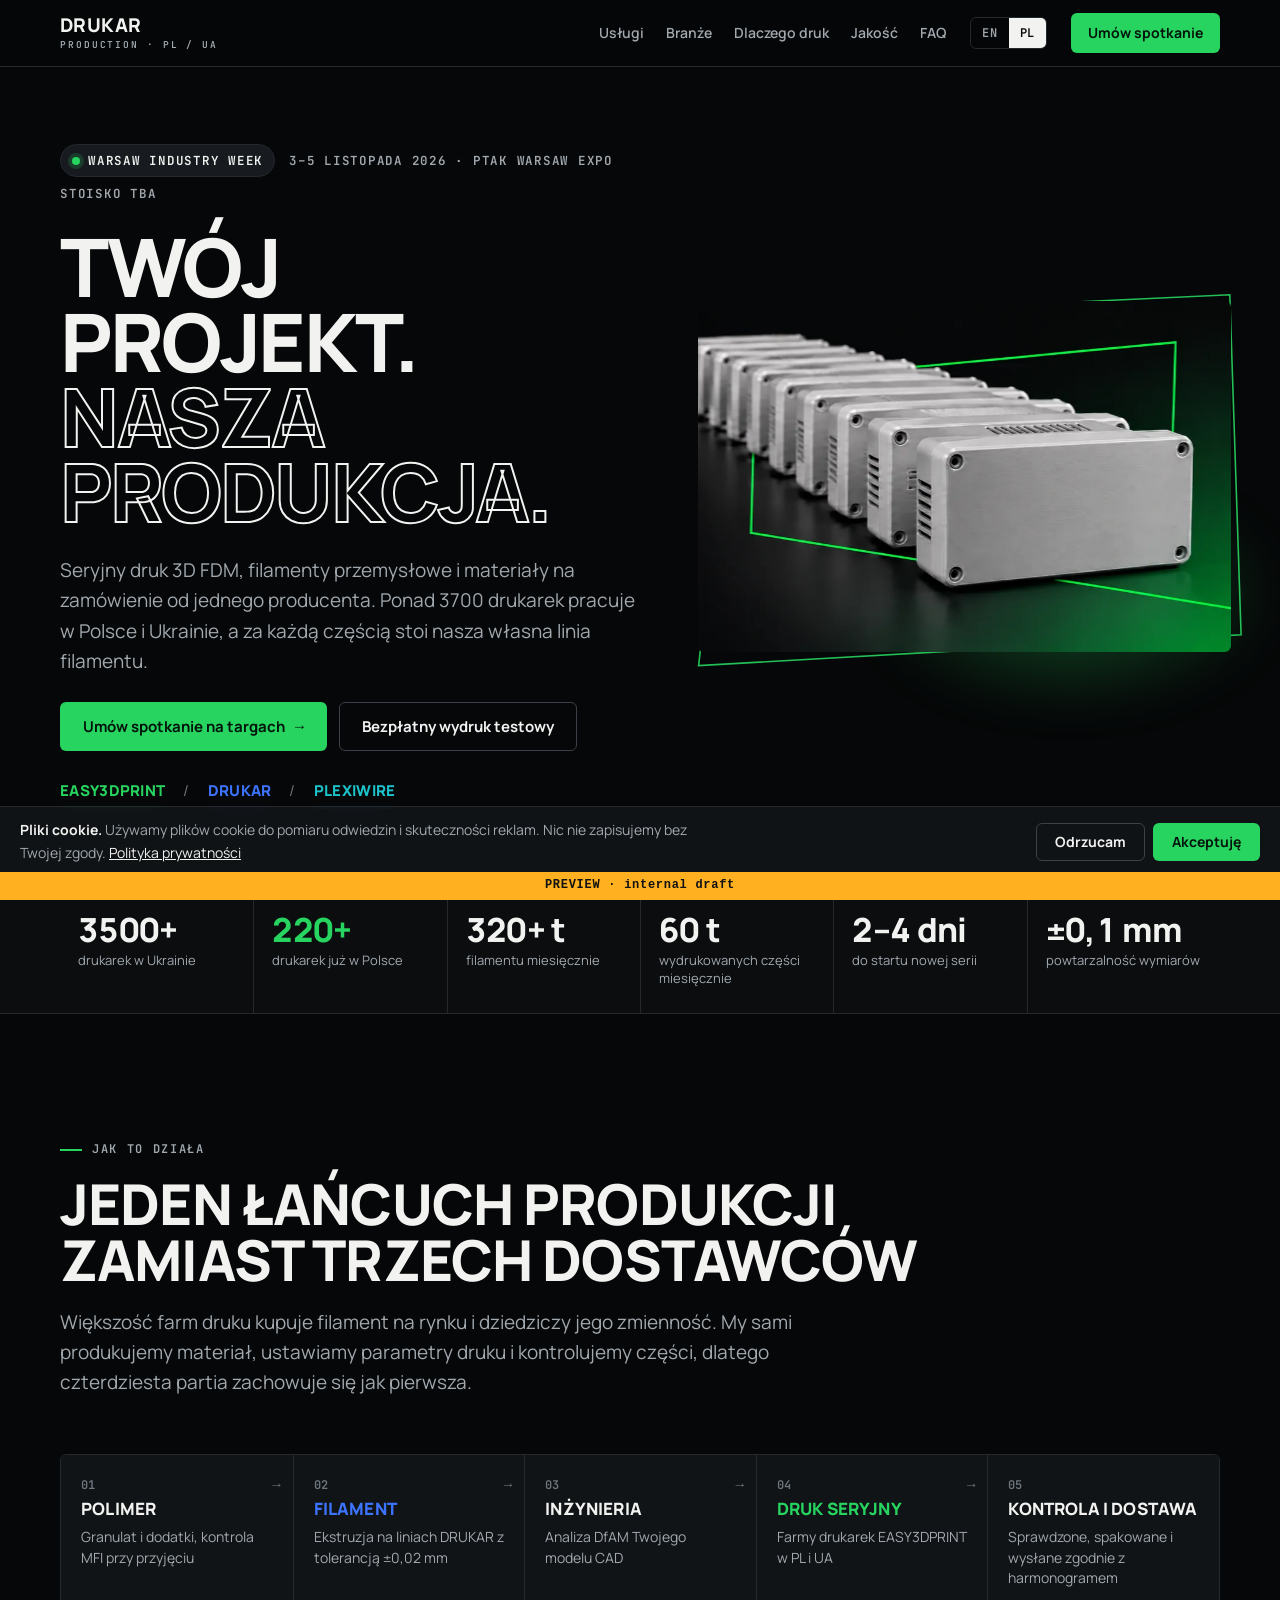
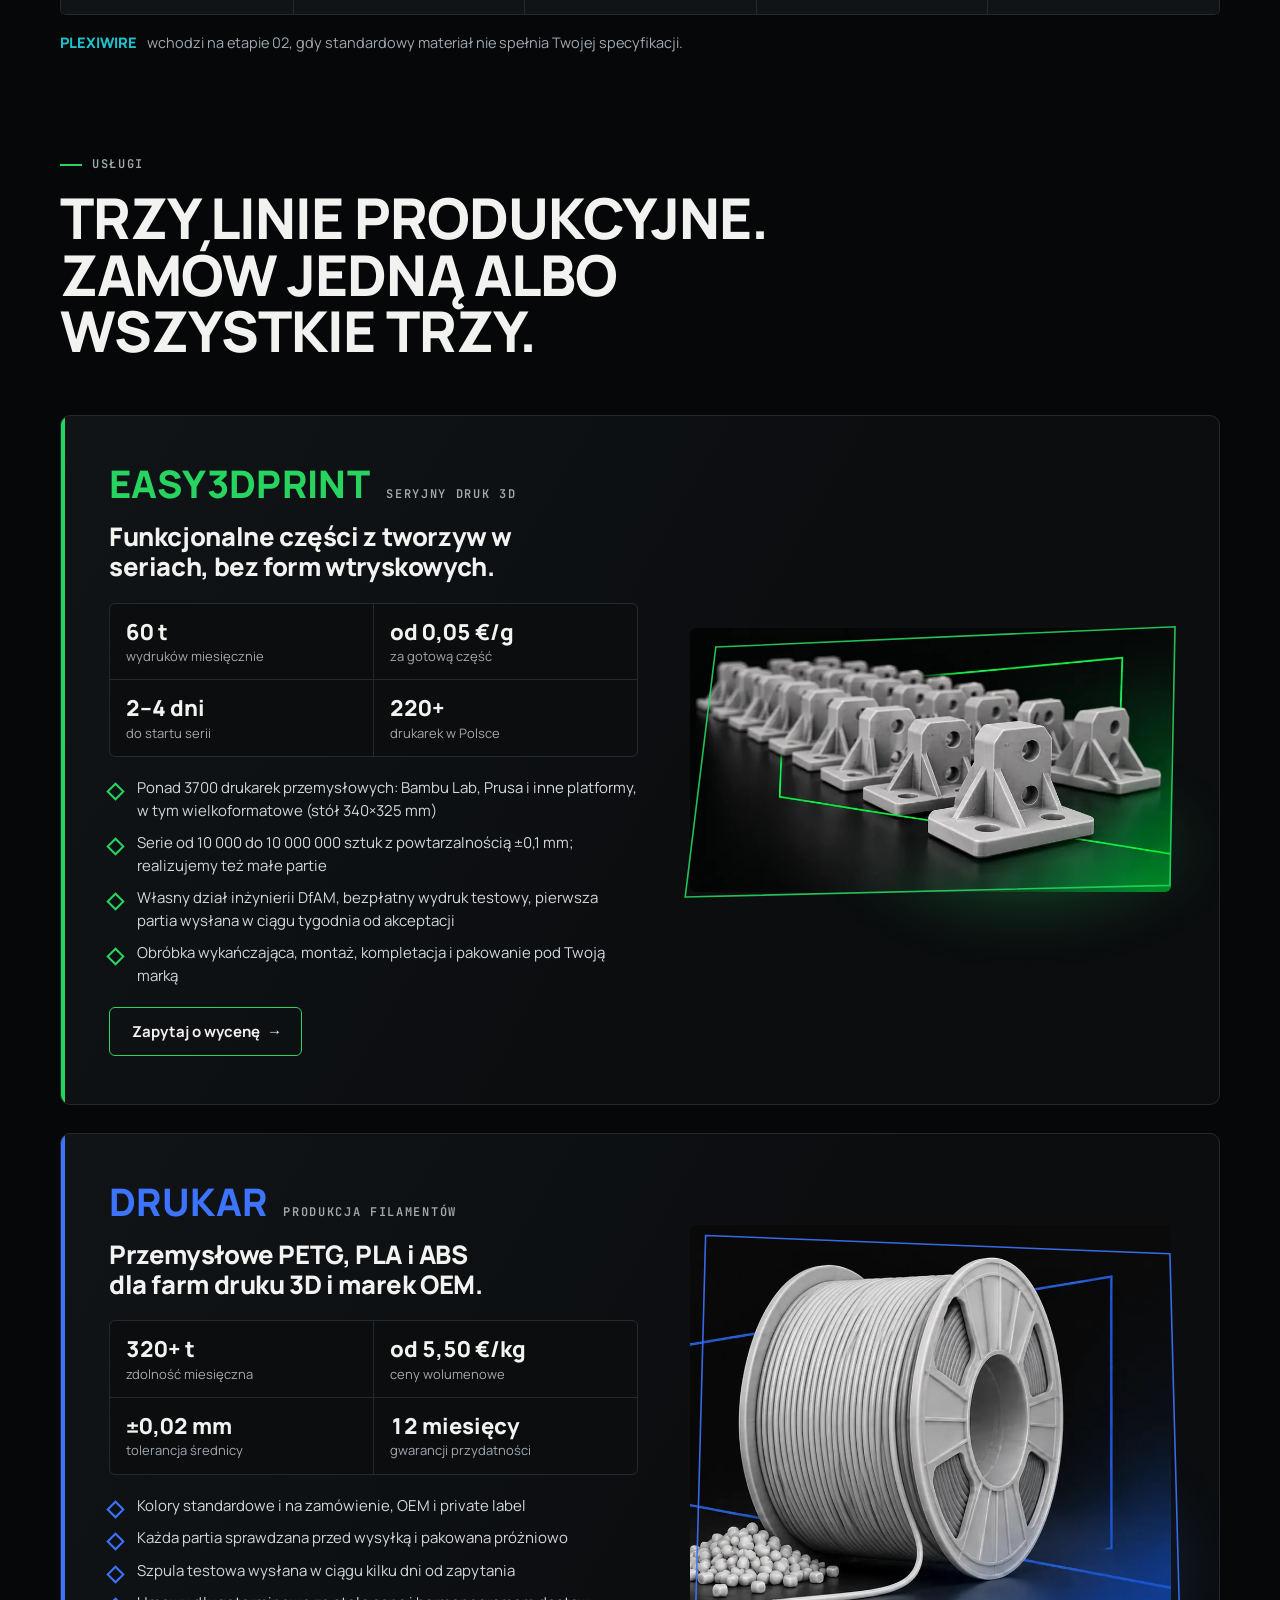
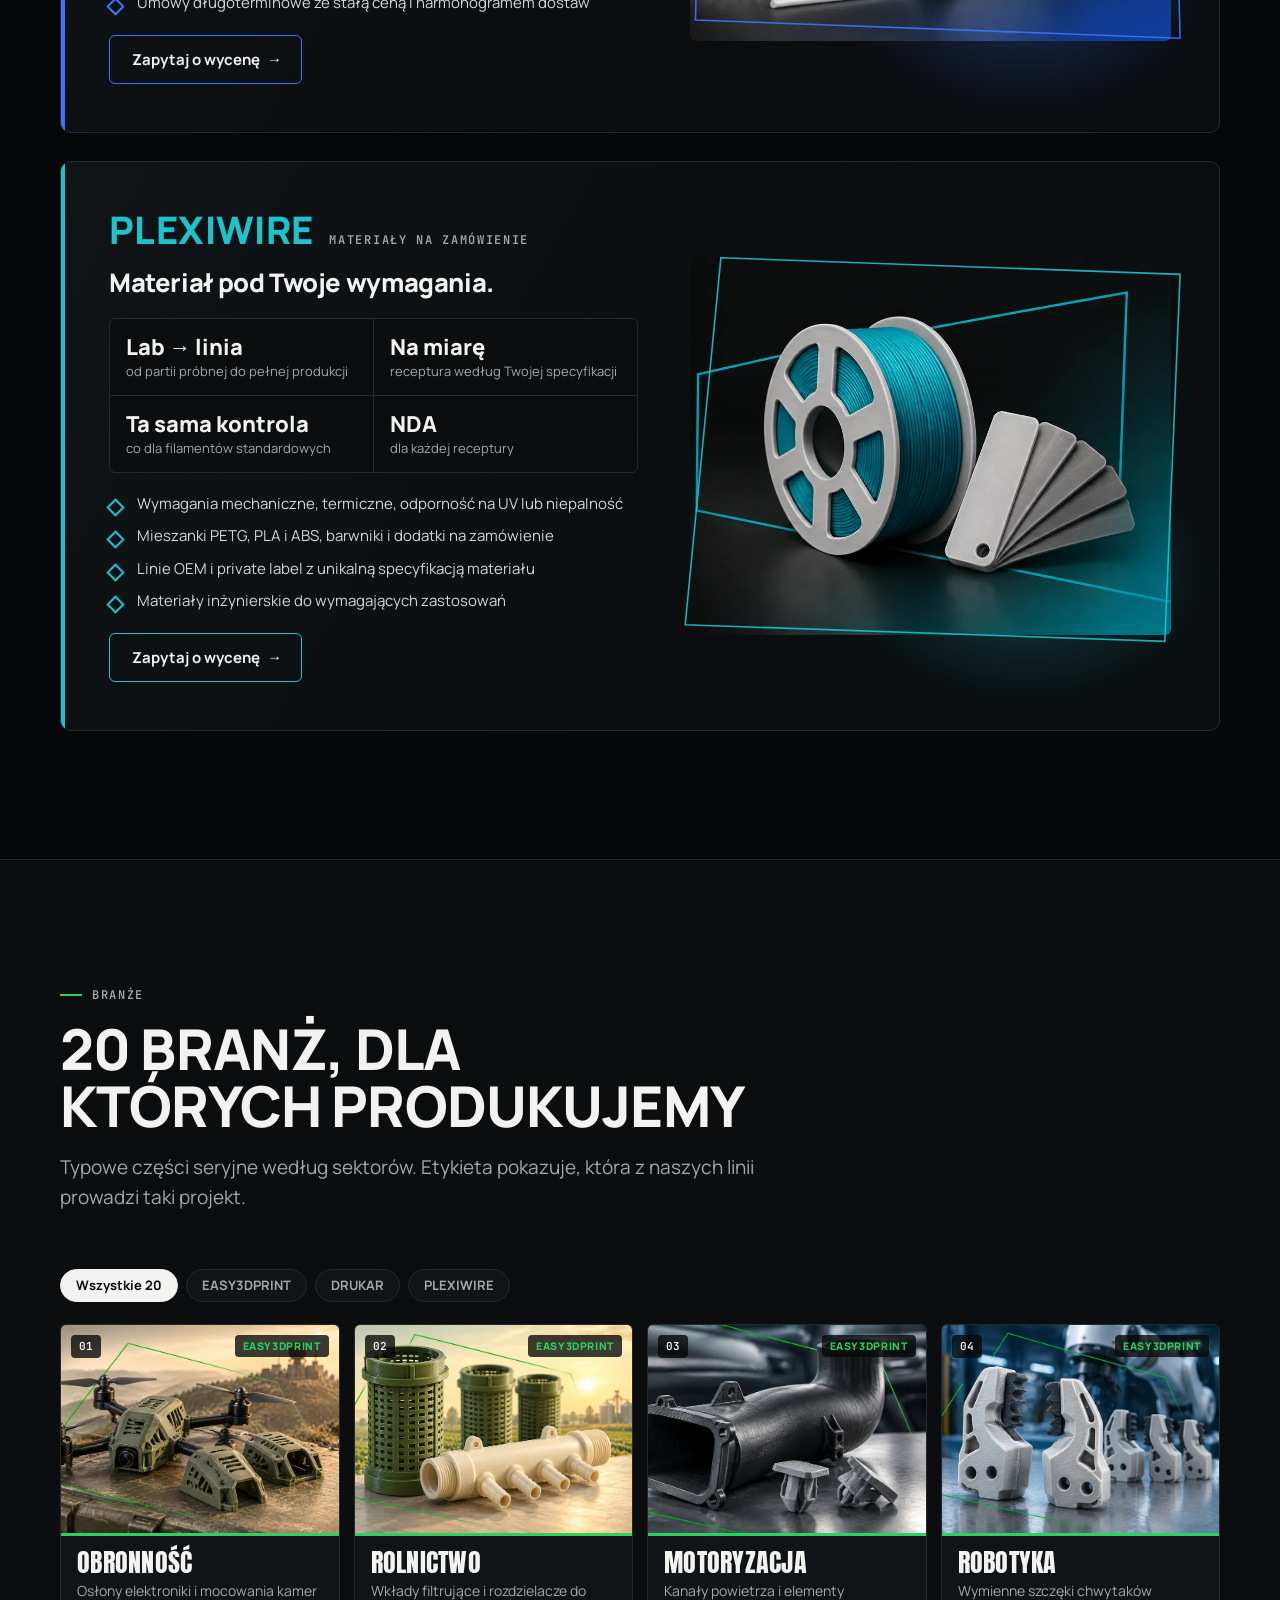
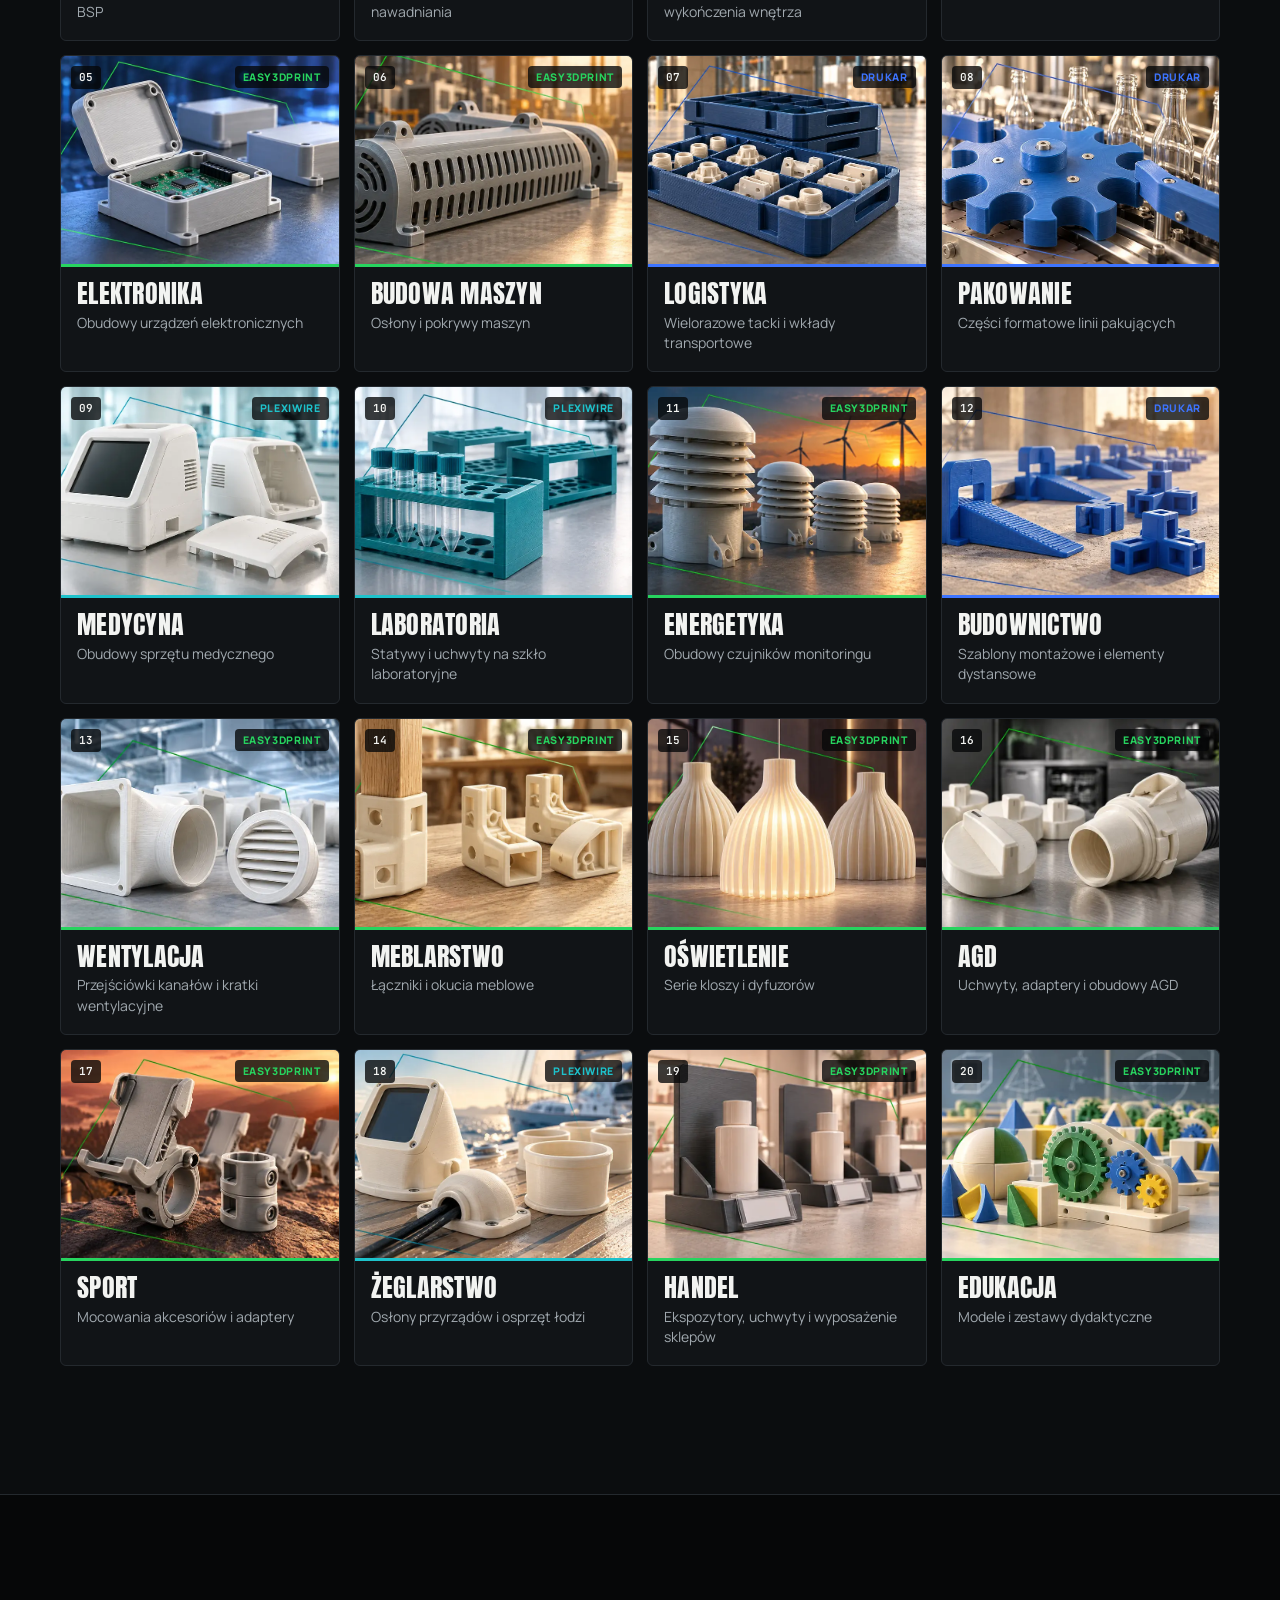
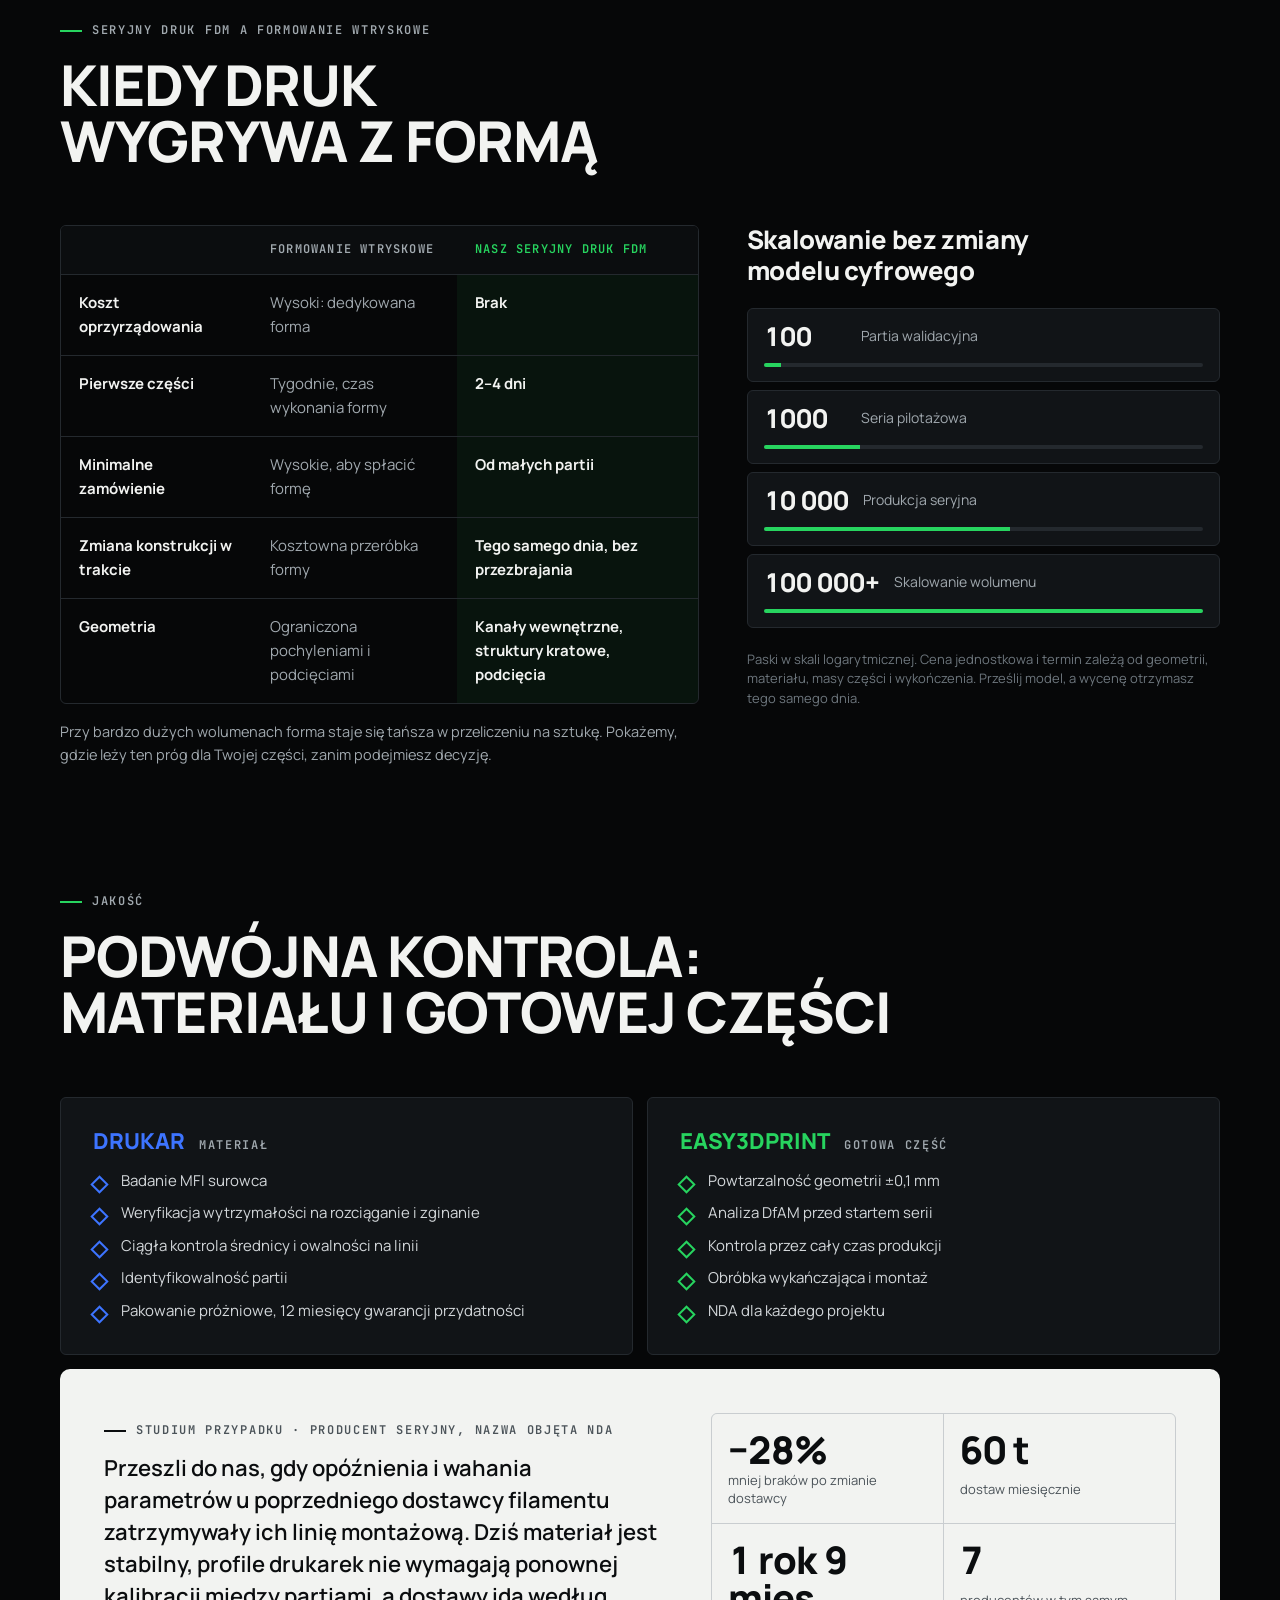
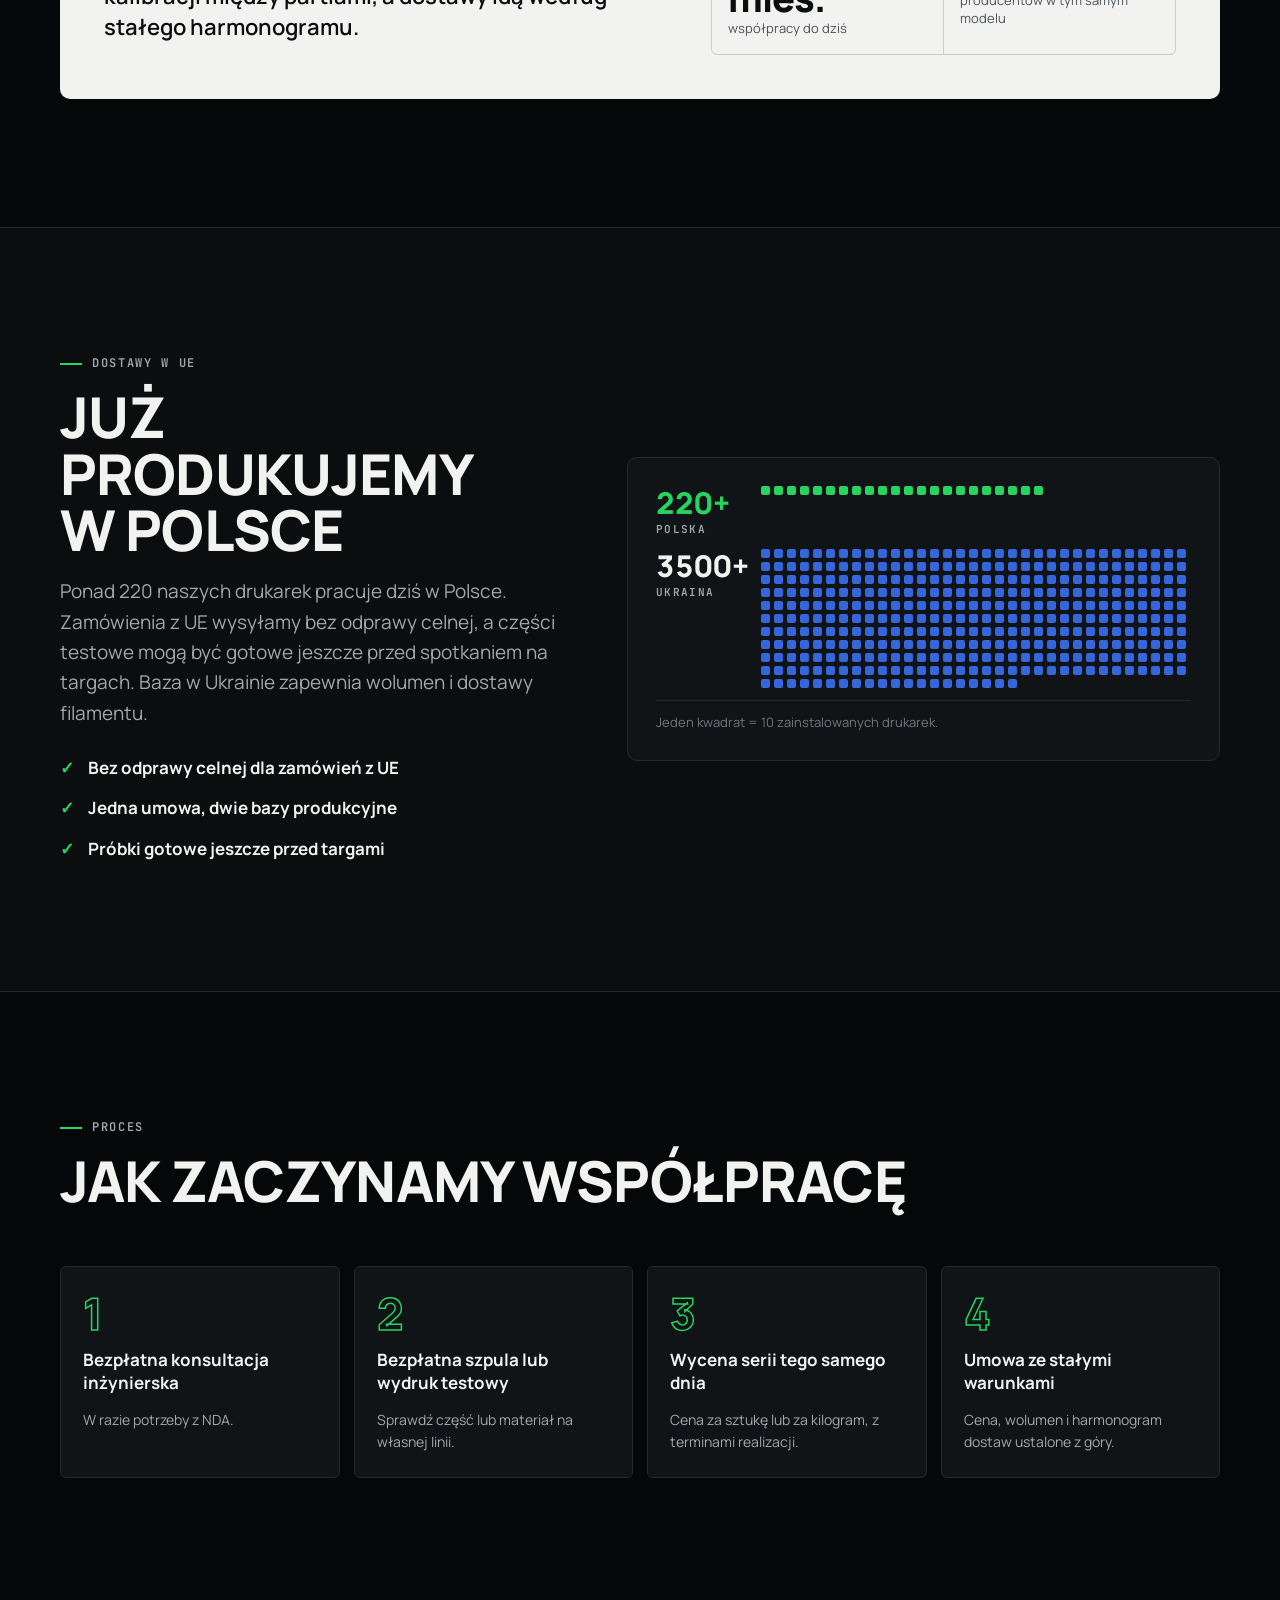
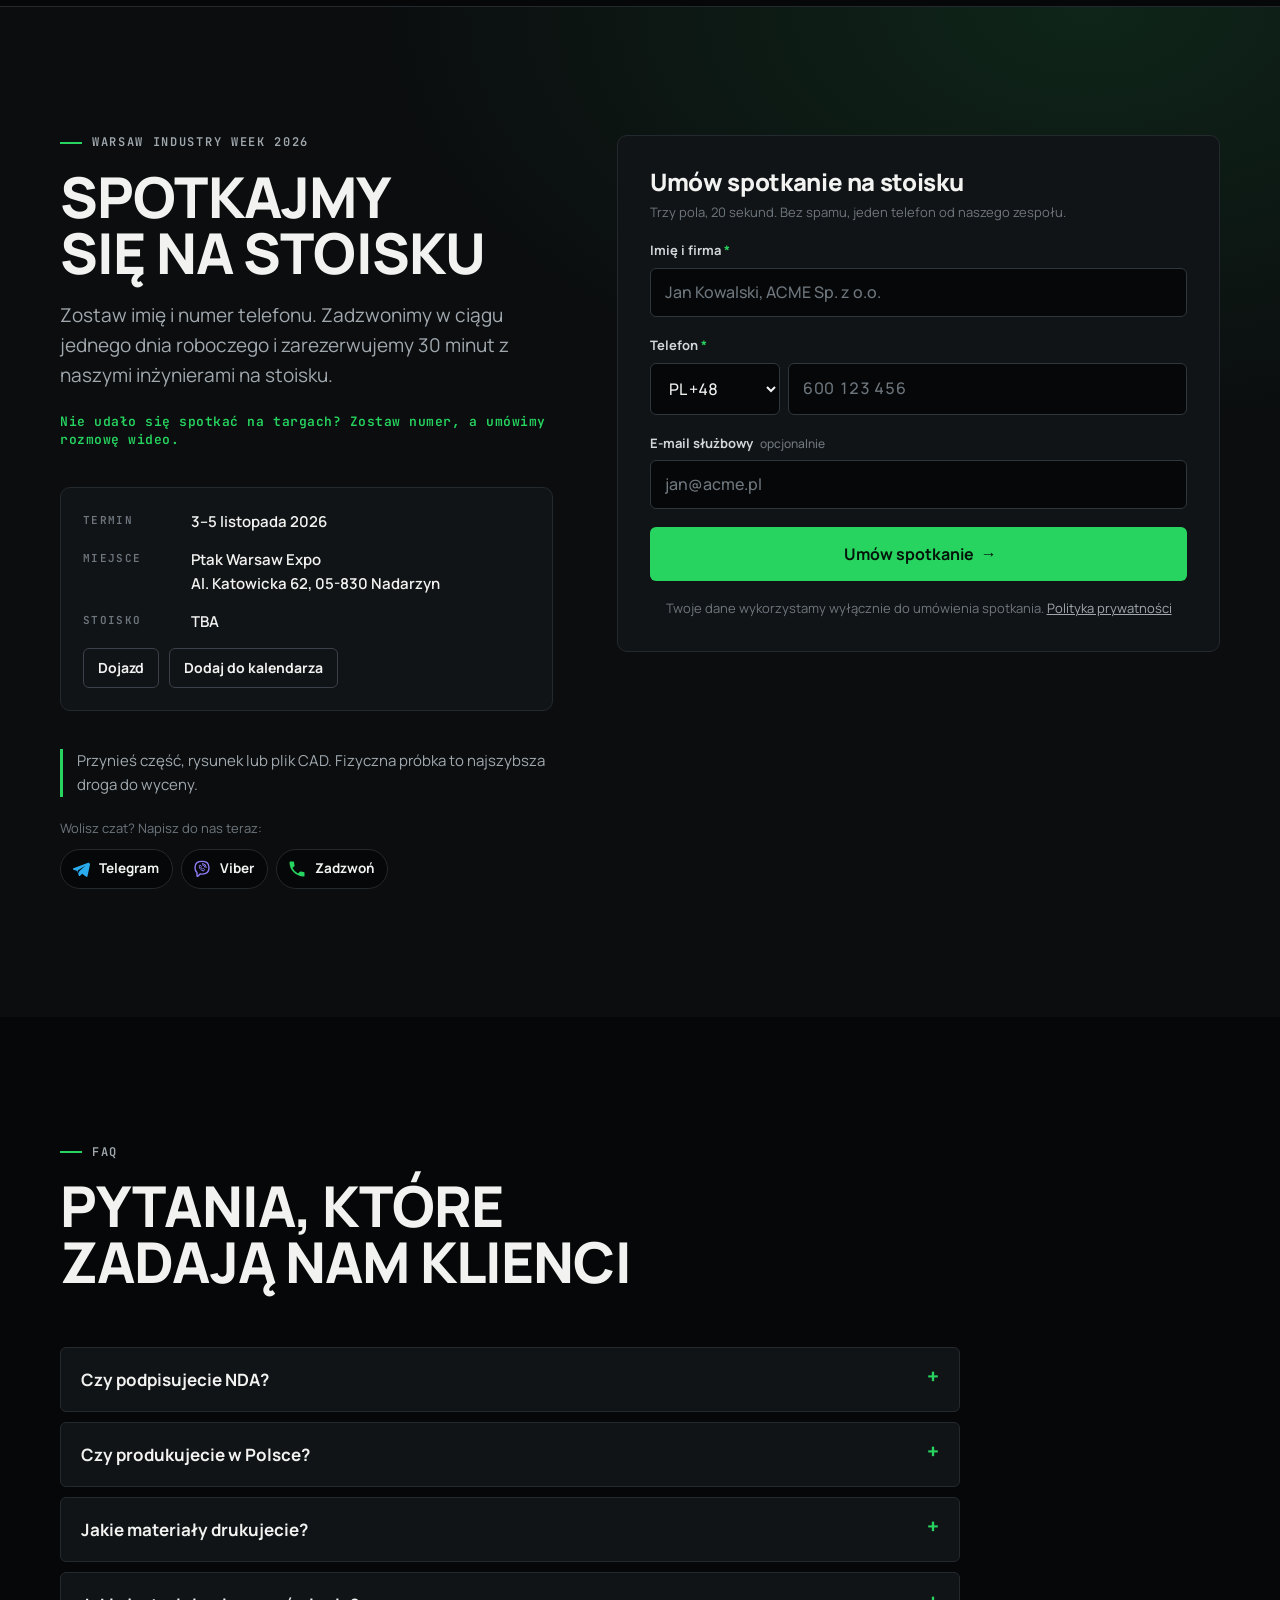
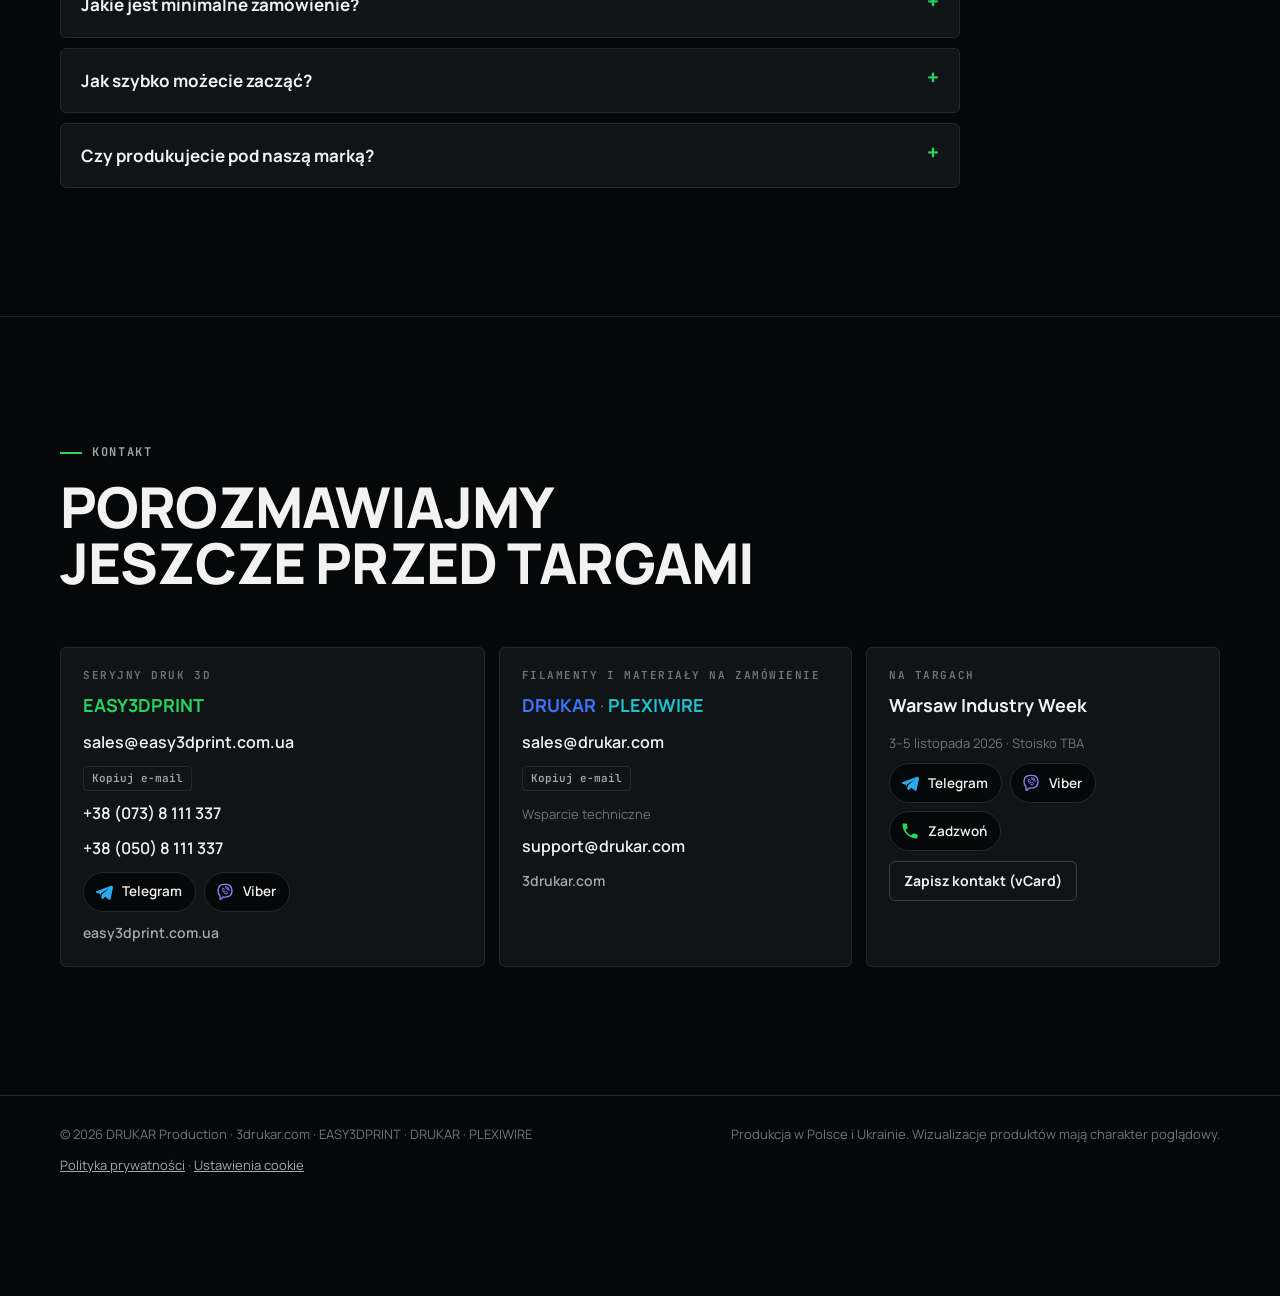
<file: pl/index.html>
<!doctype html>
<html lang="pl" data-root="../" data-langpath="pl/">
<head>
<meta name="robots" content="noindex, nofollow">
<meta charset="utf-8">
<meta name="viewport" content="width=device-width, initial-scale=1, viewport-fit=cover">
<title>DRUKAR Production · Seryjny druk 3D, filamenty i materiały na zamówienie</title>
<meta name="description" content="Seryjny druk 3D FDM, filamenty przemysłowe PETG/PLA/ABS i materiały na zamówienie od jednego producenta. Ponad 3700 drukarek w Polsce i Ukrainie. Spotkajmy się na Warsaw Industry Week, 3–5 listopada 2026.">
<link rel="canonical" href="https://wiw2026.3drukar.com/pl/">
<link rel="alternate" hreflang="en" href="https://wiw2026.3drukar.com/">
<link rel="alternate" hreflang="pl" href="https://wiw2026.3drukar.com/pl/">
<link rel="alternate" hreflang="x-default" href="https://wiw2026.3drukar.com/">
<meta name="theme-color" content="#060708">
<meta property="og:type" content="website">
<meta property="og:title" content="DRUKAR Production · Twój projekt. Nasza produkcja.">
<meta property="og:description" content="Seryjny druk 3D, filamenty i materiały na zamówienie. Ponad 220 drukarek już w Polsce. Warsaw Industry Week, 3–5 listopada 2026.">
<meta property="og:url" content="https://wiw2026.3drukar.com/pl/">
<meta property="og:locale" content="pl_PL">
<meta property="og:site_name" content="DRUKAR Production">
<meta property="og:image" content="https://wiw2026.3drukar.com/assets/og-pl.jpg">
<meta property="og:image:width" content="1200">
<meta property="og:image:height" content="630">
<meta name="twitter:card" content="summary_large_image">
<link rel="icon" href="data:image/svg+xml,%3Csvg xmlns='http://www.w3.org/2000/svg' viewBox='0 0 64 64'%3E%3Crect width='64' height='64' rx='12' fill='%23060708'/%3E%3Cpath d='M16 14h18c11 0 18 7 18 18s-7 18-18 18H16z' fill='none' stroke='%2327D45F' stroke-width='6'/%3E%3Ccircle cx='33' cy='32' r='5' fill='%232F6BFF'/%3E%3C/svg%3E">
<link rel="preload" href="../assets/fonts/manrope-latin-800-normal.woff2" as="font" type="font/woff2" crossorigin>
<link rel="stylesheet" href="../assets/fonts/fonts.css">
<script type="application/ld+json">
{"@context":"https://schema.org","@type":"Organization","name":"DRUKAR Production","alternateName":["EASY3DPRINT","DRUKAR","PLEXIWIRE"],"description":"Serial FDM 3D printing, industrial filament and custom materials manufacturer with production in Poland and Ukraine.","email":"sales@drukar.com","telephone":"+380738111337","contactPoint":[{"@type":"ContactPoint","contactType":"sales","areaServed":"EU","email":"sales@easy3dprint.com.ua","telephone":"+380738111337","name":"EASY3DPRINT serial 3D printing"},{"@type":"ContactPoint","contactType":"sales","email":"sales@drukar.com","name":"DRUKAR filament and PLEXIWIRE custom materials"},{"@type":"ContactPoint","contactType":"technical support","email":"support@drukar.com"}],"areaServed":"EU","event":{"@type":"BusinessEvent","name":"Warsaw Industry Week 2026","startDate":"2026-11-03","endDate":"2026-11-05","location":{"@type":"Place","name":"Ptak Warsaw Expo","address":"Al. Katowicka 62, 05-830 Nadarzyn, Poland"}}}
</script>
<link rel="stylesheet" href="../assets/site.css">
<script src="../assets/config.js"></script>
<script src="../assets/consent.js"></script>
<style>.mcta{bottom:24px}footer{padding-bottom:120px}.ck{bottom:24px}</style>
</head>
<body data-page="landing">

<div class="hint" id="langHint" hidden><div class="wrap"><a href="../pl/" hreflang="pl" lang="pl">Ta strona jest dostępna po polsku →</a><button type="button" id="hintClose" aria-label="Close">×</button></div></div>
<header class="bar">
  <div class="wrap">
    <a class="logo" href="#top" aria-label="DRUKAR Production"><b>DRUKAR</b><small>PRODUCTION · PL / UA</small></a>
    <nav class="nav" aria-label="Main">
      <a href="#services">Usługi</a>
      <a href="#industries">Branże</a>
      <a href="#why">Dlaczego druk</a>
      <a href="#quality">Jakość</a>
      <a href="#faq">FAQ</a>
    </nav>
    <nav class="lang" aria-label="Language"><a href="../" hreflang="en" lang="en">EN</a><a href="../pl/" hreflang="pl" lang="pl" aria-current="page">PL</a></nav>
    <a class="btn btn-primary" href="#meet" data-cta="header">Umów spotkanie</a>
  </div>
</header>

<main id="top">

<!-- HERO -->
<section class="hero">
  <div class="wrap hero-grid">
    <div class="hero-copy">
      <div class="show-tag">
        <span class="live">Warsaw Industry Week</span>
        <span>3–5 listopada 2026 · Ptak Warsaw Expo</span>
        <span><span>Stoisko</span> <b data-cfg="booth">TBA</b></span>
      </div>
      <h1><span class="ln">Twój projekt.</span><span class="ln">Nasza produkcja.</span></h1>
      <p class="lede">Seryjny druk 3D FDM, filamenty przemysłowe i materiały na zamówienie od jednego producenta. Ponad 3700 drukarek pracuje w Polsce i Ukrainie, a za każdą częścią stoi nasza własna linia filamentu.</p>
      <div class="hero-actions">
        <a class="btn btn-primary" href="#meet" data-cta="hero"><span>Umów spotkanie na targach</span> <span class="arr">→</span></a>
        <a class="btn btn-ghost" href="#meet" data-cta="test-print">Bezpłatny wydruk testowy</a>
      </div>
      <div class="brands" aria-label="Production lines">
        <span class="b-e3d">EASY3DPRINT</span><span class="s">/</span>
        <span class="b-drk">DRUKAR</span><span class="s">/</span>
        <span class="b-plx">PLEXIWIRE</span>
      </div>
    </div>
    <div class="shot">
      <svg class="frame" viewBox="0 0 100 100" preserveAspectRatio="none" aria-hidden="true"><polygon points="10,8 97,2 99,90 3,98"/></svg>
      <img src="../assets/img/f-serial.webp" width="900" height="593" alt="A series of identical grey 3D-printed electronics enclosures lined up on a black surface" fetchpriority="high">
    </div>
  </div>
</section>

<!-- KPI -->
<div class="kpis">
  <ul class="wrap">
    <li><b>3500+</b><span>drukarek w Ukrainie</span></li>
    <li class="pl"><b>220+</b><span>drukarek już w Polsce</span></li>
    <li><b>320+ t</b><span>filamentu miesięcznie</span></li>
    <li><b>60 t</b><span>wydrukowanych części miesięcznie</span></li>
    <li><b>2–4 dni</b><span>do startu nowej serii</span></li>
    <li><b>±0,1 mm</b><span>powtarzalność wymiarów</span></li>
  </ul>
</div>

<!-- CHAIN + SERVICES -->
<section id="services">
  <div class="wrap">
    <div class="sec-head">
      <p class="eyebrow">Jak to działa</p>
      <h2>Jeden łańcuch produkcji zamiast trzech dostawców</h2>
      <p class="lede">Większość farm druku kupuje filament na rynku i dziedziczy jego zmienność. My sami produkujemy materiał, ustawiamy parametry druku i kontrolujemy części, dlatego czterdziesta partia zachowuje się jak pierwsza.</p>
    </div>
    <ol class="chain">
      <li><b>Polimer</b><span>Granulat i dodatki, kontrola MFI przy przyjęciu</span></li>
      <li class="t-drk"><b>Filament</b><span>Ekstruzja na liniach DRUKAR z tolerancją ±0,02 mm</span></li>
      <li><b>Inżynieria</b><span>Analiza DfAM Twojego modelu CAD</span></li>
      <li class="t-e3d"><b>Druk seryjny</b><span>Farmy drukarek EASY3DPRINT w PL i UA</span></li>
      <li><b>Kontrola i dostawa</b><span>Sprawdzone, spakowane i wysłane zgodnie z harmonogramem</span></li>
    </ol>
    <p class="chain-note"><i>PLEXIWIRE</i><span>wchodzi na etapie 02, gdy standardowy materiał nie spełnia Twojej specyfikacji.</span></p>

    <div class="sec-head" style="margin-top:clamp(64px,8vw,104px)">
      <p class="eyebrow">Usługi</p>
      <h2>Trzy linie produkcyjne. Zamów jedną albo wszystkie trzy.</h2>
    </div>

    <div class="lines">
      <article class="line-panel e3d" id="easy3dprint">
        <div class="lp-copy">
          <div class="lp-tag"><b>EASY3DPRINT</b><span>Seryjny druk 3D</span></div>
          <h3>Funkcjonalne części z tworzyw w seriach, bez form wtryskowych.</h3>
          <div class="stats">
            <div><b>60 t</b><span>wydruków miesięcznie</span></div>
            <div><b>od 0,05 €/g</b><span>za gotową część</span></div>
            <div><b>2–4 dni</b><span>do startu serii</span></div>
            <div><b>220+</b><span>drukarek w Polsce</span></div>
          </div>
          <ul class="ticks">
            <li>Ponad 3700 drukarek przemysłowych: Bambu Lab, Prusa i inne platformy, w tym wielkoformatowe (stół 340×325 mm)</li>
            <li>Serie od 10 000 do 10 000 000 sztuk z powtarzalnością ±0,1 mm; realizujemy też małe partie</li>
            <li>Własny dział inżynierii DfAM, bezpłatny wydruk testowy, pierwsza partia wysłana w ciągu tygodnia od akceptacji</li>
            <li>Obróbka wykańczająca, montaż, kompletacja i pakowanie pod Twoją marką</li>
          </ul>
          <a class="btn btn-ghost lp-cta" href="#meet" data-cta="easy3dprint"><span>Zapytaj o wycenę</span> <span class="arr">→</span></a>
        </div>
        <div class="shot">
          <svg class="frame" viewBox="0 0 100 100" preserveAspectRatio="none" aria-hidden="true"><polygon points="8,10 98,3 97,92 2,96"/></svg>
          <img src="../assets/img/f-large-series.webp" width="900" height="494" loading="lazy" alt="Rows of identical 3D-printed mounting brackets produced in series">
        </div>
      </article>

      <article class="line-panel drk" id="drukar">
        <div class="lp-copy">
          <div class="lp-tag"><b>DRUKAR</b><span>Produkcja filamentów</span></div>
          <h3>Przemysłowe PETG, PLA i ABS dla farm druku 3D i marek OEM.</h3>
          <div class="stats">
            <div><b>320+ t</b><span>zdolność miesięczna</span></div>
            <div><b>od 5,50 €/kg</b><span>ceny wolumenowe</span></div>
            <div><b>±0,02 mm</b><span>tolerancja średnicy</span></div>
            <div><b>12 miesięcy</b><span>gwarancji przydatności</span></div>
          </div>
          <ul class="ticks">
            <li>Kolory standardowe i na zamówienie, OEM i private label</li>
            <li>Każda partia sprawdzana przed wysyłką i pakowana próżniowo</li>
            <li>Szpula testowa wysłana w ciągu kilku dni od zapytania</li>
            <li>Umowy długoterminowe ze stałą ceną i harmonogramem dostaw</li>
          </ul>
          <a class="btn btn-ghost lp-cta" href="#meet" data-cta="drukar"><span>Zapytaj o wycenę</span> <span class="arr">→</span></a>
        </div>
        <div class="shot">
          <svg class="frame" viewBox="0 0 100 100" preserveAspectRatio="none" aria-hidden="true"><polygon points="6,6 97,10 99,94 4,90"/></svg>
          <img src="../assets/img/f-filament-producer.webp" width="900" height="778" loading="lazy" alt="A spool of grey filament with polymer pellets in front of it">
        </div>
      </article>

      <article class="line-panel plx" id="plexiwire">
        <div class="lp-copy">
          <div class="lp-tag"><b>PLEXIWIRE</b><span>Materiały na zamówienie</span></div>
          <h3>Materiał pod Twoje wymagania.</h3>
          <div class="stats">
            <div><b>Lab → linia</b><span>od partii próbnej do pełnej produkcji</span></div>
            <div><b>Na miarę</b><span>receptura według Twojej specyfikacji</span></div>
            <div><b>Ta sama kontrola</b><span>co dla filamentów standardowych</span></div>
            <div><b>NDA</b><span>dla każdej receptury</span></div>
          </div>
          <ul class="ticks">
            <li>Wymagania mechaniczne, termiczne, odporność na UV lub niepalność</li>
            <li>Mieszanki PETG, PLA i ABS, barwniki i dodatki na zamówienie</li>
            <li>Linie OEM i private label z unikalną specyfikacją materiału</li>
            <li>Materiały inżynierskie do wymagających zastosowań</li>
          </ul>
          <a class="btn btn-ghost lp-cta" href="#meet" data-cta="plexiwire"><span>Zapytaj o wycenę</span> <span class="arr">→</span></a>
        </div>
        <div class="shot">
          <svg class="frame" viewBox="0 0 100 100" preserveAspectRatio="none" aria-hidden="true"><polygon points="9,4 99,8 96,96 2,92"/></svg>
          <img src="../assets/img/f-custom-filament.webp" width="900" height="709" loading="lazy" alt="A teal custom-colour filament spool next to colour sample chips">
        </div>
      </article>
    </div>
  </div>
</section>

<!-- INDUSTRIES -->
<section id="industries" style="background:var(--bg-2);border-block:1px solid var(--line)">
  <div class="wrap">
    <div class="sec-head">
      <p class="eyebrow">Branże</p>
      <h2>20 branż, dla których produkujemy</h2>
      <p class="lede">Typowe części seryjne według sektorów. Etykieta pokazuje, która z naszych linii prowadzi taki projekt.</p>
    </div>
    <div class="filters" role="group" aria-label="Filter by line">
      <button type="button" data-f="all" aria-pressed="true">Wszystkie 20</button>
      <button type="button" data-f="e3d" aria-pressed="false">EASY3DPRINT</button>
      <button type="button" data-f="drk" aria-pressed="false">DRUKAR</button>
      <button type="button" data-f="plx" aria-pressed="false">PLEXIWIRE</button>
    </div>
    <ul class="ind-grid" id="indGrid">
      <li class="ind" data-brand="e3d"><figure><img src="../assets/img/i-defense.webp" width="720" height="540" loading="lazy" alt="Osłony elektroniki i mocowania kamer BSP"></figure><span class="no">01</span><span class="brand">EASY3DPRINT</span><div class="body"><h3>Obronność</h3><p>Osłony elektroniki i mocowania kamer BSP</p></div></li>
      <li class="ind" data-brand="e3d"><figure><img src="../assets/img/i-agriculture.webp" width="720" height="540" loading="lazy" alt="Wkłady filtrujące i rozdzielacze do nawadniania"></figure><span class="no">02</span><span class="brand">EASY3DPRINT</span><div class="body"><h3>Rolnictwo</h3><p>Wkłady filtrujące i rozdzielacze do nawadniania</p></div></li>
      <li class="ind" data-brand="e3d"><figure><img src="../assets/img/i-automotive.webp" width="720" height="540" loading="lazy" alt="Kanały powietrza i elementy wykończenia wnętrza"></figure><span class="no">03</span><span class="brand">EASY3DPRINT</span><div class="body"><h3>Motoryzacja</h3><p>Kanały powietrza i elementy wykończenia wnętrza</p></div></li>
      <li class="ind" data-brand="e3d"><figure><img src="../assets/img/i-robotics.webp" width="720" height="540" loading="lazy" alt="Wymienne szczęki chwytaków"></figure><span class="no">04</span><span class="brand">EASY3DPRINT</span><div class="body"><h3>Robotyka</h3><p>Wymienne szczęki chwytaków</p></div></li>
      <li class="ind" data-brand="e3d"><figure><img src="../assets/img/i-electronics.webp" width="720" height="540" loading="lazy" alt="Obudowy urządzeń elektronicznych"></figure><span class="no">05</span><span class="brand">EASY3DPRINT</span><div class="body"><h3>Elektronika</h3><p>Obudowy urządzeń elektronicznych</p></div></li>
      <li class="ind" data-brand="e3d"><figure><img src="../assets/img/i-machinery.webp" width="720" height="540" loading="lazy" alt="Osłony i pokrywy maszyn"></figure><span class="no">06</span><span class="brand">EASY3DPRINT</span><div class="body"><h3>Budowa maszyn</h3><p>Osłony i pokrywy maszyn</p></div></li>
      <li class="ind" data-brand="drk"><figure><img src="../assets/img/i-logistics.webp" width="720" height="540" loading="lazy" alt="Wielorazowe tacki i wkłady transportowe"></figure><span class="no">07</span><span class="brand">DRUKAR</span><div class="body"><h3>Logistyka</h3><p>Wielorazowe tacki i wkłady transportowe</p></div></li>
      <li class="ind" data-brand="drk"><figure><img src="../assets/img/i-packaging.webp" width="720" height="540" loading="lazy" alt="Części formatowe linii pakujących"></figure><span class="no">08</span><span class="brand">DRUKAR</span><div class="body"><h3>Pakowanie</h3><p>Części formatowe linii pakujących</p></div></li>
      <li class="ind" data-brand="plx"><figure><img src="../assets/img/i-medical.webp" width="720" height="540" loading="lazy" alt="Obudowy sprzętu medycznego"></figure><span class="no">09</span><span class="brand">PLEXIWIRE</span><div class="body"><h3>Medycyna</h3><p>Obudowy sprzętu medycznego</p></div></li>
      <li class="ind" data-brand="plx"><figure><img src="../assets/img/i-laboratory.webp" width="720" height="540" loading="lazy" alt="Statywy i uchwyty na szkło laboratoryjne"></figure><span class="no">10</span><span class="brand">PLEXIWIRE</span><div class="body"><h3>Laboratoria</h3><p>Statywy i uchwyty na szkło laboratoryjne</p></div></li>
      <li class="ind" data-brand="e3d"><figure><img src="../assets/img/i-energy.webp" width="720" height="540" loading="lazy" alt="Obudowy czujników monitoringu"></figure><span class="no">11</span><span class="brand">EASY3DPRINT</span><div class="body"><h3>Energetyka</h3><p>Obudowy czujników monitoringu</p></div></li>
      <li class="ind" data-brand="drk"><figure><img src="../assets/img/i-construction.webp" width="720" height="540" loading="lazy" alt="Szablony montażowe i elementy dystansowe"></figure><span class="no">12</span><span class="brand">DRUKAR</span><div class="body"><h3>Budownictwo</h3><p>Szablony montażowe i elementy dystansowe</p></div></li>
      <li class="ind" data-brand="e3d"><figure><img src="../assets/img/i-ventilation.webp" width="720" height="540" loading="lazy" alt="Przejściówki kanałów i kratki wentylacyjne"></figure><span class="no">13</span><span class="brand">EASY3DPRINT</span><div class="body"><h3>Wentylacja</h3><p>Przejściówki kanałów i kratki wentylacyjne</p></div></li>
      <li class="ind" data-brand="e3d"><figure><img src="../assets/img/i-furniture.webp" width="720" height="540" loading="lazy" alt="Łączniki i okucia meblowe"></figure><span class="no">14</span><span class="brand">EASY3DPRINT</span><div class="body"><h3>Meblarstwo</h3><p>Łączniki i okucia meblowe</p></div></li>
      <li class="ind" data-brand="e3d"><figure><img src="../assets/img/i-lighting.webp" width="720" height="540" loading="lazy" alt="Serie kloszy i dyfuzorów"></figure><span class="no">15</span><span class="brand">EASY3DPRINT</span><div class="body"><h3>Oświetlenie</h3><p>Serie kloszy i dyfuzorów</p></div></li>
      <li class="ind" data-brand="e3d"><figure><img src="../assets/img/i-appliances.webp" width="720" height="540" loading="lazy" alt="Uchwyty, adaptery i obudowy AGD"></figure><span class="no">16</span><span class="brand">EASY3DPRINT</span><div class="body"><h3>AGD</h3><p>Uchwyty, adaptery i obudowy AGD</p></div></li>
      <li class="ind" data-brand="e3d"><figure><img src="../assets/img/i-sport.webp" width="720" height="540" loading="lazy" alt="Mocowania akcesoriów i adaptery"></figure><span class="no">17</span><span class="brand">EASY3DPRINT</span><div class="body"><h3>Sport</h3><p>Mocowania akcesoriów i adaptery</p></div></li>
      <li class="ind" data-brand="plx"><figure><img src="../assets/img/i-marine.webp" width="720" height="540" loading="lazy" alt="Osłony przyrządów i osprzęt łodzi"></figure><span class="no">18</span><span class="brand">PLEXIWIRE</span><div class="body"><h3>Żeglarstwo</h3><p>Osłony przyrządów i osprzęt łodzi</p></div></li>
      <li class="ind" data-brand="e3d"><figure><img src="../assets/img/i-retail.webp" width="720" height="540" loading="lazy" alt="Ekspozytory, uchwyty i wyposażenie sklepów"></figure><span class="no">19</span><span class="brand">EASY3DPRINT</span><div class="body"><h3>Handel</h3><p>Ekspozytory, uchwyty i wyposażenie sklepów</p></div></li>
      <li class="ind" data-brand="e3d"><figure><img src="../assets/img/i-education.webp" width="720" height="540" loading="lazy" alt="Modele i zestawy dydaktyczne"></figure><span class="no">20</span><span class="brand">EASY3DPRINT</span><div class="body"><h3>Edukacja</h3><p>Modele i zestawy dydaktyczne</p></div></li>
    </ul>
  </div>
</section>

<!-- WHY PRINT -->
<section id="why">
  <div class="wrap">
    <div class="sec-head">
      <p class="eyebrow">Seryjny druk FDM a formowanie wtryskowe</p>
      <h2>Kiedy druk wygrywa z formą</h2>
    </div>
    <div class="cmp-grid">
      <div style="min-width:0">
        <div class="tbl-wrap">
          <table>
            <thead><tr><th><span class="sr">Criterion</span></th><th>Formowanie wtryskowe</th><th class="us">Nasz seryjny druk FDM</th></tr></thead>
            <tbody>
              <tr><th>Koszt oprzyrządowania</th><td>Wysoki: dedykowana forma</td><td class="us">Brak</td></tr>
              <tr><th>Pierwsze części</th><td>Tygodnie, czas wykonania formy</td><td class="us">2–4 dni</td></tr>
              <tr><th>Minimalne zamówienie</th><td>Wysokie, aby spłacić formę</td><td class="us">Od małych partii</td></tr>
              <tr><th>Zmiana konstrukcji w trakcie</th><td>Kosztowna przeróbka formy</td><td class="us">Tego samego dnia, bez przezbrajania</td></tr>
              <tr><th>Geometria</th><td>Ograniczona pochyleniami i podcięciami</td><td class="us">Kanały wewnętrzne, struktury kratowe, podcięcia</td></tr>
            </tbody>
          </table>
        </div>
        <p class="honest">Przy bardzo dużych wolumenach forma staje się tańsza w przeliczeniu na sztukę. Pokażemy, gdzie leży ten próg dla Twojej części, zanim podejmiesz decyzję.</p>
      </div>
      <div class="cmp-side">
        <h3>Skalowanie bez zmiany modelu cyfrowego</h3>
        <ol class="ladder">
          <li><b>100</b><span>Partia walidacyjna</span><span class="bar-fill"><i style="width:4%"></i></span></li>
          <li><b>1000</b><span>Seria pilotażowa</span><span class="bar-fill"><i style="width:22%"></i></span></li>
          <li><b>10 000</b><span>Produkcja seryjna</span><span class="bar-fill"><i style="width:56%"></i></span></li>
          <li><b>100 000+</b><span>Skalowanie wolumenu</span><span class="bar-fill"><i style="width:100%"></i></span></li>
        </ol>
        <p class="small">Paski w skali logarytmicznej. Cena jednostkowa i termin zależą od geometrii, materiału, masy części i wykończenia. Prześlij model, a wycenę otrzymasz tego samego dnia.</p>
      </div>
    </div>
  </div>
</section>

<!-- QUALITY -->
<section id="quality" style="padding-top:0">
  <div class="wrap">
    <div class="sec-head">
      <p class="eyebrow">Jakość</p>
      <h2>Podwójna kontrola: materiału i gotowej części</h2>
    </div>
    <div class="q-grid">
      <div class="q-card drk">
        <header><b>DRUKAR</b><span>Materiał</span></header>
        <ul class="ticks">
          <li>Badanie MFI surowca</li>
          <li>Weryfikacja wytrzymałości na rozciąganie i zginanie</li>
          <li>Ciągła kontrola średnicy i owalności na linii</li>
          <li>Identyfikowalność partii</li>
          <li>Pakowanie próżniowe, 12 miesięcy gwarancji przydatności</li>
        </ul>
      </div>
      <div class="q-card e3d">
        <header><b>EASY3DPRINT</b><span>Gotowa część</span></header>
        <ul class="ticks">
          <li>Powtarzalność geometrii ±0,1 mm</li>
          <li>Analiza DfAM przed startem serii</li>
          <li>Kontrola przez cały czas produkcji</li>
          <li>Obróbka wykańczająca i montaż</li>
          <li>NDA dla każdego projektu</li>
        </ul>
      </div>
    </div>
    <div class="case">
      <div>
        <p class="eyebrow">Studium przypadku · producent seryjny, nazwa objęta NDA</p>
        <blockquote>Przeszli do nas, gdy opóźnienia i wahania parametrów u poprzedniego dostawcy filamentu zatrzymywały ich linię montażową. Dziś materiał jest stabilny, profile drukarek nie wymagają ponownej kalibracji między partiami, a dostawy idą według stałego harmonogramu.</blockquote>
      </div>
      <div class="case-stats">
        <div><b>−28%</b><span>mniej braków po zmianie dostawcy</span></div>
        <div><b>60 t</b><span>dostaw miesięcznie</span></div>
        <div><b>1 rok 9 mies.</b><span>współpracy do dziś</span></div>
        <div><b>7</b><span>producentów w tym samym modelu</span></div>
      </div>
    </div>
  </div>
</section>

<!-- POLAND -->
<section id="poland" style="background:var(--bg-2);border-block:1px solid var(--line)">
  <div class="wrap pl-grid">
    <div>
      <div class="sec-head" style="margin-bottom:0">
        <p class="eyebrow">Dostawy w UE</p>
        <h2>Już produkujemy w Polsce</h2>
        <p class="lede">Ponad 220 naszych drukarek pracuje dziś w Polsce. Zamówienia z UE wysyłamy bez odprawy celnej, a części testowe mogą być gotowe jeszcze przed spotkaniem na targach. Baza w Ukrainie zapewnia wolumen i dostawy filamentu.</p>
      </div>
      <ul class="pl-points">
        <li>Bez odprawy celnej dla zamówień z UE</li>
        <li>Jedna umowa, dwie bazy produkcyjne</li>
        <li>Próbki gotowe jeszcze przed targami</li>
      </ul>
    </div>
    <div class="bases" aria-label="Installed printers by country">
      <div class="base pl"><div class="lbl"><b>220+</b><span>Polska</span></div><div class="dots" data-n="22"></div></div>
      <div class="base ua"><div class="lbl"><b>3500+</b><span>Ukraina</span></div><div class="dots" data-n="350"></div></div>
      <p class="legend small">Jeden kwadrat = 10 zainstalowanych drukarek.</p>
    </div>
  </div>
</section>

<!-- PROCESS -->
<section id="process">
  <div class="wrap">
    <div class="sec-head">
      <p class="eyebrow">Proces</p>
      <h2>Jak zaczynamy współpracę</h2>
    </div>
    <ol class="steps">
      <li><b>Bezpłatna konsultacja inżynierska</b><span>W razie potrzeby z NDA.</span></li>
      <li><b>Bezpłatna szpula lub wydruk testowy</b><span>Sprawdź część lub materiał na własnej linii.</span></li>
      <li><b>Wycena serii tego samego dnia</b><span>Cena za sztukę lub za kilogram, z terminami realizacji.</span></li>
      <li><b>Umowa ze stałymi warunkami</b><span>Cena, wolumen i harmonogram dostaw ustalone z góry.</span></li>
    </ol>
  </div>
</section>

<!-- MEET -->
<section id="meet" class="meet">
  <div class="wrap meet-grid">
    <div class="venue">
      <div class="sec-head" style="margin-bottom:0">
        <p class="eyebrow">Warsaw Industry Week 2026</p>
        <h2>Spotkajmy się na stoisku</h2>
        <p class="lede">Zostaw imię i numer telefonu. Zadzwonimy w ciągu jednego dnia roboczego i zarezerwujemy 30 minut z naszymi inżynierami na stoisku.</p>
      </div>
      <p class="countdown" id="countdown"></p>
      <dl class="vcard">
        <div class="vrow"><dt>Termin</dt><dd>3–5 listopada 2026</dd></div>
        <div class="vrow"><dt>Miejsce</dt><dd>Ptak Warsaw Expo<br>Al. Katowicka 62, 05-830 Nadarzyn</dd></div>
        <div class="vrow"><dt>Stoisko</dt><dd data-cfg="booth">TBA</dd></div>
        <div class="vlinks">
          <a class="btn btn-ghost" id="mapLink" href="https://www.google.com/maps/search/?api=1&amp;query=Ptak+Warsaw+Expo+Nadarzyn" target="_blank" rel="noopener">Dojazd</a>
          <button class="btn btn-ghost" type="button" data-ics>Dodaj do kalendarza</button>
        </div>
      </dl>
      <p class="bring">Przynieś część, rysunek lub plik CAD. Fizyczna próbka to najszybsza droga do wyceny.</p>
      <div class="chat"><p class="small">Wolisz czat? Napisz do nas teraz:</p><div class="msgrs" data-msgr></div></div>
    </div>

    <form id="leadForm" novalidate>
      <div class="f-head">
        <h3>Umów spotkanie na stoisku</h3>
        <p class="small">Trzy pola, 20 sekund. Bez spamu, jeden telefon od naszego zespołu.</p>
      </div>
      <div class="fld">
        <label for="f-name"><span>Imię i firma</span> <span class="req">*</span></label>
        <input id="f-name" name="name" type="text" autocomplete="name" required placeholder="Jan Kowalski, ACME Sp. z o.o.">
        <small class="f-err" hidden></small>
      </div>
      <div class="fld">
        <label for="f-phone"><span>Telefon</span> <span class="req">*</span></label>
        <div class="tel">
          <select id="f-prefix" name="prefix" aria-label="Country code">
            <option value="+48">PL +48</option><option value="+49">DE +49</option><option value="+420">CZ +420</option>
            <option value="+421">SK +421</option><option value="+370">LT +370</option><option value="+31">NL +31</option>
            <option value="+43">AT +43</option><option value="+44">UK +44</option><option value="+380">UA +380</option>
          </select>
          <input id="f-phone" name="phone" type="tel" inputmode="numeric" autocomplete="tel-national" required placeholder="600 123 456">
        </div>
        <small class="f-err" hidden></small>
      </div>
      <div class="fld">
        <label for="f-email"><span>E-mail służbowy</span> <span class="opt" id="f-email-opt" hidden>opcjonalnie</span><span class="req" id="f-email-req">*</span></label>
        <input id="f-email" name="email" type="email" autocomplete="email" required placeholder="jan@acme.pl">
        <small class="f-err" hidden></small>
      </div>
      <input type="hidden" name="cta" id="f-cta" value="">
      <input class="hp" type="text" name="website" id="f-website" tabindex="-1" autocomplete="off" aria-hidden="true">
      <button class="btn btn-primary f-btn" type="submit" id="f-submit"><span>Umów spotkanie</span> <span class="arr">→</span></button>
      <p class="small f-legal"><span>Twoje dane wykorzystamy wyłącznie do umówienia spotkania.</span> <a href="../pl/privacy/">Polityka prywatności</a></p>
    </form>
  </div>
</section>

<!-- FAQ -->
<section id="faq">
  <div class="wrap">
    <div class="sec-head"><p class="eyebrow">FAQ</p><h2>Pytania, które zadają nam klienci</h2></div>
    <div class="faq">
      <details><summary>Czy podpisujecie NDA?</summary><p>Tak, jeszcze przed przekazaniem rysunków, jeśli tak wolisz. Każda receptura na zamówienie jest standardowo objęta NDA.</p></details>
      <details><summary>Czy produkujecie w Polsce?</summary><p>Tak. Ponad 220 drukarek pracuje już w Polsce, więc zamówienia i próbki w UE wysyłamy bez odprawy celnej.</p></details>
      <details><summary>Jakie materiały drukujecie?</summary><p>PETG, PLA i ABS z naszej własnej linii DRUKAR. Gdy potrzebujesz konkretnych właściwości mechanicznych, termicznych, odporności na UV lub niepalności, PLEXIWIRE opracuje materiał pod Twoją część.</p></details>
      <details><summary>Jakie jest minimalne zamówienie?</summary><p>Nie ma formy do spłacenia, więc zaczynamy od małych partii. Nasze farmy są przygotowane na serie od 10 000 do 10 000 000 sztuk.</p></details>
      <details><summary>Jak szybko możecie zacząć?</summary><p>Wydruk testowy lub szpula testowa wysyłamy w ciągu kilku dni. Nowa seria startuje w 2–4 dni, a pierwsza partia wyjeżdża w ciągu tygodnia od akceptacji.</p></details>
      <details><summary>Czy produkujecie pod naszą marką?</summary><p>Tak. Drukujemy części i produkujemy filament dla klientów OEM i private label, łącznie z pakowaniem i etykietowaniem.</p></details>
    </div>
  </div>
</section>

<!-- CONTACT -->
<section class="contact" id="contact">
  <div class="wrap">
    <div class="sec-head"><p class="eyebrow">Kontakt</p><h2>Porozmawiajmy jeszcze przed targami</h2></div>
    <div class="c-grid">
      <div class="c-card">
        <span class="role">Seryjny druk 3D</span>
        <b class="b-e3d" style="border:0">EASY3DPRINT</b>
        <a href="mailto:sales@easy3dprint.com.ua">sales@easy3dprint.com.ua</a>
        <button class="copy" type="button" data-copy-text="sales@easy3dprint.com.ua">Kopiuj e-mail</button>
        <a href="tel:+380738111337">+38 (073) 8 111 337</a>
        <a href="tel:+380508111337">+38 (050) 8 111 337</a>
        <div class="msgrs" data-msgr="whatsapp,telegram,viber"></div>
        <span class="c-links"><a href="https://easy3dprint.com.ua/" target="_blank" rel="noopener">easy3dprint.com.ua</a></span>
      </div>
      <div class="c-card">
        <span class="role">Filamenty i materiały na zamówienie</span>
        <b><span class="b-drk" style="border:0">DRUKAR</span> <span class="s" style="color:var(--dim);font-weight:400">·</span> <span class="b-plx" style="border:0">PLEXIWIRE</span></b>
        <a href="mailto:sales@drukar.com">sales@drukar.com</a>
        <button class="copy" type="button" data-copy-text="sales@drukar.com">Kopiuj e-mail</button>
        <span class="small">Wsparcie techniczne</span>
        <a href="mailto:support@drukar.com">support@drukar.com</a>
        <span class="c-links"><a href="https://www.3drukar.com/" target="_blank" rel="noopener">3drukar.com</a></span>
      </div>
      <div class="c-card">
        <span class="role">Na targach</span>
        <b>Warsaw Industry Week</b>
        <span class="small"><span>3–5 listopada 2026</span> · <span>Stoisko</span> <span data-cfg="booth">TBA</span></span>
        <div class="msgrs" data-msgr></div>
        <button class="btn btn-ghost" type="button" data-vcf>Zapisz kontakt (vCard)</button>
      </div>
    </div>
  </div>
</section>
</main>

<footer>
  <div class="wrap">
    <span>© 2026 DRUKAR Production · 3drukar.com · EASY3DPRINT · DRUKAR · PLEXIWIRE</span>
    <span>Produkcja w Polsce i Ukrainie. Wizualizacje produktów mają charakter poglądowy.</span>
    <span><a href="../pl/privacy/">Polityka prywatności</a> · <a href="#" data-cookie-settings>Ustawienia cookie</a></span>
  </div>
</footer>

<div class="mcta"><a class="btn btn-primary" href="#meet" data-cta="sticky">Umów spotkanie na targach</a></div>

<script src="../assets/site.js" defer></script>
<div style="position:fixed;z-index:999;left:0;right:0;bottom:0;padding:6px 12px calc(6px + env(safe-area-inset-bottom,0px));background:#FFB020;color:#111;font:700 12px/1.3 ui-monospace,Menlo,monospace;text-align:center;letter-spacing:.06em">PREVIEW · internal draft</div>
</body>
</html>
</file>
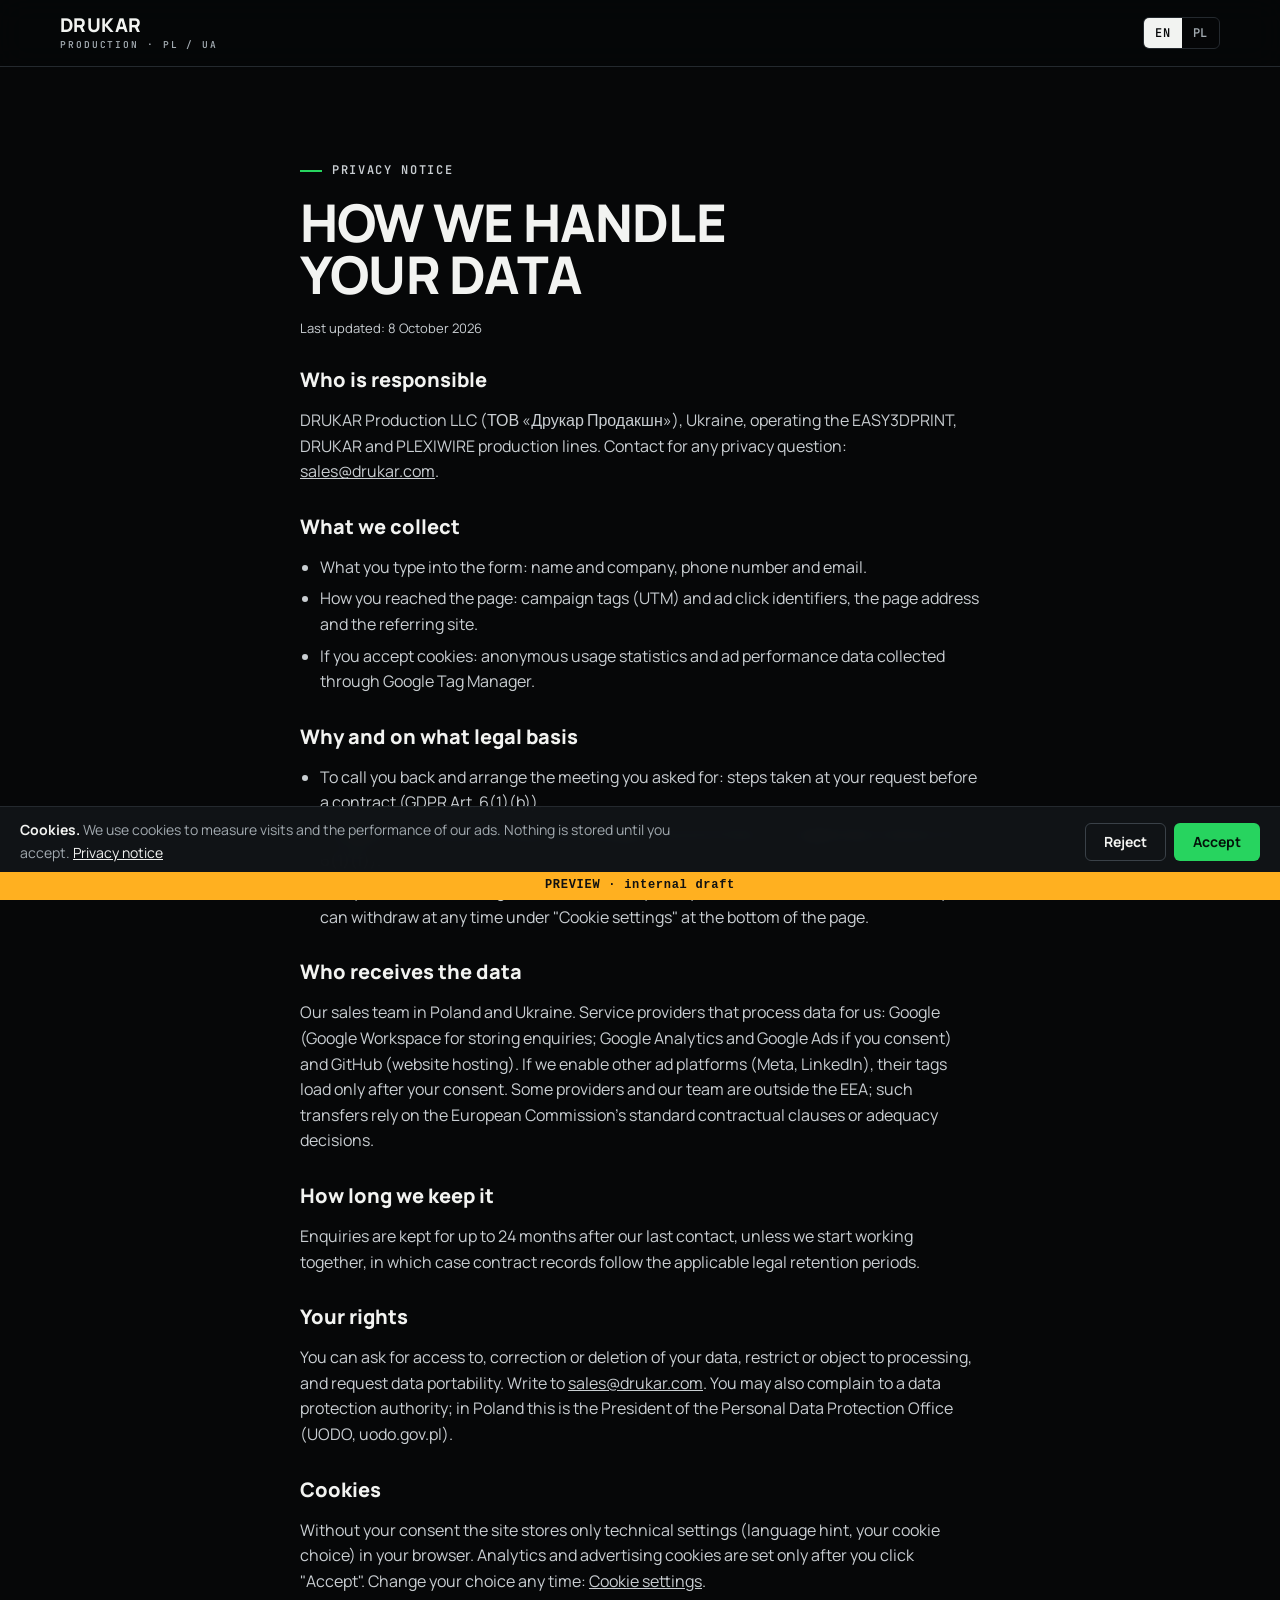
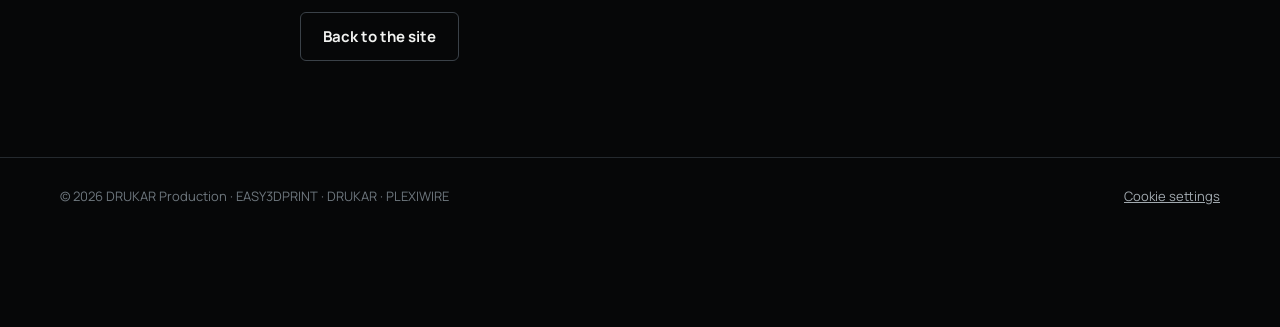
<file: privacy/index.html>
<!doctype html>
<html lang="en" data-root="../" data-langpath="">
<head>
<meta name="robots" content="noindex, nofollow">
<meta charset="utf-8">
<meta name="viewport" content="width=device-width, initial-scale=1, viewport-fit=cover">
<title>Privacy notice · DRUKAR Production</title>
<meta name="description" content="How DRUKAR Production processes personal data submitted through this website.">
<meta name="theme-color" content="#060708">
<link rel="icon" href="data:image/svg+xml,%3Csvg xmlns='http://www.w3.org/2000/svg' viewBox='0 0 64 64'%3E%3Crect width='64' height='64' rx='12' fill='%23060708'/%3E%3Cpath d='M16 14h18c11 0 18 7 18 18s-7 18-18 18H16z' fill='none' stroke='%2327D45F' stroke-width='6'/%3E%3Ccircle cx='33' cy='32' r='5' fill='%232F6BFF'/%3E%3C/svg%3E">
<link rel="canonical" href="https://wiw2026.3drukar.com/privacy/">
<link rel="alternate" hreflang="en" href="https://wiw2026.3drukar.com/privacy/">
<link rel="alternate" hreflang="pl" href="https://wiw2026.3drukar.com/pl/privacy/">
<link rel="preload" href="../assets/fonts/manrope-latin-800-normal.woff2" as="font" type="font/woff2" crossorigin>
<link rel="stylesheet" href="../assets/fonts/fonts.css">
<link rel="stylesheet" href="../assets/site.css">
<script src="../assets/config.js"></script>
<script src="../assets/consent.js"></script>
<style>.mcta{bottom:24px}footer{padding-bottom:120px}.ck{bottom:24px}</style>
</head>
<body data-page="privacy">
<header class="bar">
  <div class="wrap">
    <a class="logo" href="../" aria-label="DRUKAR Production"><b>DRUKAR</b><small>PRODUCTION · PL / UA</small></a>
    <nav class="lang" aria-label="Language" style="margin-left:auto"><a href="../privacy/" hreflang="en" lang="en" aria-current="page">EN</a><a href="../pl/privacy/" hreflang="pl" lang="pl">PL</a></nav>
  </div>
</header>

<main class="sub-main">
  <article class="wrap prose">
    <p class="eyebrow">Privacy notice</p>
    <h1>How we handle your data</h1>
    <p class="small">Last updated: 8 October 2026</p>

    <h2>Who is responsible</h2>
    <p>DRUKAR Production LLC (ТОВ «Друкар Продакшн»), Ukraine, operating the EASY3DPRINT, DRUKAR and PLEXIWIRE production lines. Contact for any privacy question: <a href="mailto:sales@drukar.com">sales@drukar.com</a>.</p>

    <h2>What we collect</h2>
    <ul>
      <li>What you type into the form: name and company, phone number and email.</li>
      <li>How you reached the page: campaign tags (UTM) and ad click identifiers, the page address and the referring site.</li>
      <li>If you accept cookies: anonymous usage statistics and ad performance data collected through Google Tag Manager.</li>
    </ul>

    <h2>Why and on what legal basis</h2>
    <ul>
      <li>To call you back and arrange the meeting you asked for: steps taken at your request before a contract (GDPR Art. 6(1)(b)).</li>
      <li>To follow up on business enquiries and keep a record of them: our legitimate interest (Art. 6(1)(f)).</li>
      <li>Analytics and advertising measurement: only with your consent (Art. 6(1)(a)), which you can withdraw at any time under "Cookie settings" at the bottom of the page.</li>
    </ul>

    <h2>Who receives the data</h2>
    <p>Our sales team in Poland and Ukraine. Service providers that process data for us: Google (Google Workspace for storing enquiries; Google Analytics and Google Ads if you consent) and GitHub (website hosting). If we enable other ad platforms (Meta, LinkedIn), their tags load only after your consent. Some providers and our team are outside the EEA; such transfers rely on the European Commission's standard contractual clauses or adequacy decisions.</p>

    <h2>How long we keep it</h2>
    <p>Enquiries are kept for up to 24 months after our last contact, unless we start working together, in which case contract records follow the applicable legal retention periods.</p>

    <h2>Your rights</h2>
    <p>You can ask for access to, correction or deletion of your data, restrict or object to processing, and request data portability. Write to <a href="mailto:sales@drukar.com">sales@drukar.com</a>. You may also complain to a data protection authority; in Poland this is the President of the Personal Data Protection Office (UODO, uodo.gov.pl).</p>

    <h2>Cookies</h2>
    <p>Without your consent the site stores only technical settings (language hint, your cookie choice) in your browser. Analytics and advertising cookies are set only after you click "Accept". Change your choice any time: <a href="#" data-cookie-settings>Cookie settings</a>.</p>

    <p><a class="btn btn-ghost" href="../">Back to the site</a></p>
  </article>
</main>

<footer>
  <div class="wrap">
    <span>© 2026 DRUKAR Production · EASY3DPRINT · DRUKAR · PLEXIWIRE</span>
    <span><a href="#" data-cookie-settings>Cookie settings</a></span>
  </div>
</footer>
<script src="../assets/site.js" defer></script>
<div style="position:fixed;z-index:999;left:0;right:0;bottom:0;padding:6px 12px calc(6px + env(safe-area-inset-bottom,0px));background:#FFB020;color:#111;font:700 12px/1.3 ui-monospace,Menlo,monospace;text-align:center;letter-spacing:.06em">PREVIEW · internal draft</div>
</body>
</html>
</file>
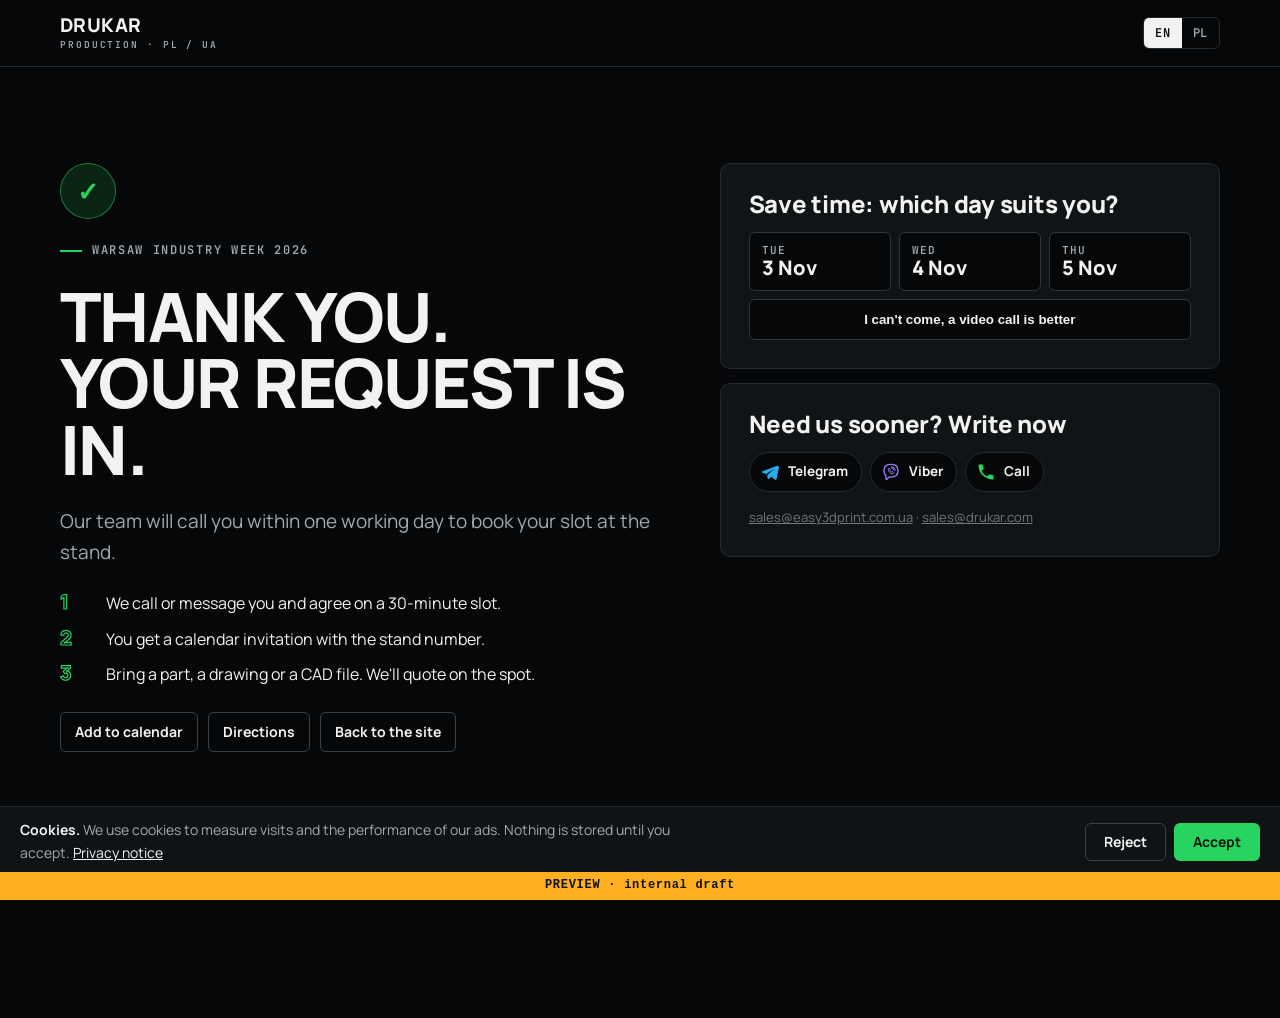
<file: thanks/index.html>
<!doctype html>
<html lang="en" data-root="../" data-langpath="">
<head>
<meta name="robots" content="noindex, nofollow">
<meta charset="utf-8">
<meta name="viewport" content="width=device-width, initial-scale=1, viewport-fit=cover">
<title>Thank you · DRUKAR Production</title>
<meta name="description" content="Your meeting request for Warsaw Industry Week 2026 has been received.">
<meta name="theme-color" content="#060708">
<link rel="icon" href="data:image/svg+xml,%3Csvg xmlns='http://www.w3.org/2000/svg' viewBox='0 0 64 64'%3E%3Crect width='64' height='64' rx='12' fill='%23060708'/%3E%3Cpath d='M16 14h18c11 0 18 7 18 18s-7 18-18 18H16z' fill='none' stroke='%2327D45F' stroke-width='6'/%3E%3Ccircle cx='33' cy='32' r='5' fill='%232F6BFF'/%3E%3C/svg%3E">
<meta name="robots" content="noindex, nofollow">
<link rel="preload" href="../assets/fonts/manrope-latin-800-normal.woff2" as="font" type="font/woff2" crossorigin>
<link rel="stylesheet" href="../assets/fonts/fonts.css">
<link rel="stylesheet" href="../assets/site.css">
<script src="../assets/config.js"></script>
<script src="../assets/consent.js"></script>
<style>.mcta{bottom:24px}footer{padding-bottom:120px}.ck{bottom:24px}</style>
</head>
<body data-page="thanks">
<header class="bar">
  <div class="wrap">
    <a class="logo" href="../" aria-label="DRUKAR Production"><b>DRUKAR</b><small>PRODUCTION · PL / UA</small></a>
    <nav class="lang" aria-label="Language" style="margin-left:auto"><a href="../thanks/" hreflang="en" lang="en" aria-current="page">EN</a><a href="../pl/thanks/" hreflang="pl" lang="pl">PL</a></nav>
  </div>
</header>

<main class="sub-main">
  <div class="wrap thx">
    <div style="display:grid;gap:24px;min-width:0">
      <div class="thx-ok" aria-hidden="true">✓</div>
      <p class="eyebrow">Warsaw Industry Week 2026</p>
      <h1><span id="thxHi">Thank you.</span><br><span>Your request is in.</span></h1>
      <p class="note-demo" id="thxDemo" hidden></p>
      <p class="lede">Our team will call you within one working day to book your slot at the stand.</p>
      <ol class="next">
        <li>We call or message you and agree on a 30-minute slot.</li>
        <li>You get a calendar invitation with the stand number.</li>
        <li>Bring a part, a drawing or a CAD file. We'll quote on the spot.</li>
      </ol>
      <div class="vlinks">
        <button class="btn btn-ghost" type="button" data-ics>Add to calendar</button>
        <a class="btn btn-ghost" href="https://www.google.com/maps/search/?api=1&amp;query=Ptak+Warsaw+Expo+Nadarzyn" target="_blank" rel="noopener">Directions</a>
        <a class="btn btn-ghost" href="../">Back to the site</a>
      </div>
    </div>

    <div style="display:grid;gap:14px;min-width:0">
      <section class="panel" id="thxStep2" hidden>
        <h2>Save time: which day suits you?</h2>
        <div class="daypick">
          <button type="button" data-day="2026-11-03" aria-pressed="false"><small>Tue</small><b>3 Nov</b></button>
          <button type="button" data-day="2026-11-04" aria-pressed="false"><small>Wed</small><b>4 Nov</b></button>
          <button type="button" data-day="2026-11-05" aria-pressed="false"><small>Thu</small><b>5 Nov</b></button>
          <button type="button" class="wide" data-day="video" aria-pressed="false">I can't come, a video call is better</button>
        </div>
        <p class="note-ok" id="thxSaved" hidden></p>
      </section>
      <section class="panel">
        <h2>Need us sooner? Write now</h2>
        <div class="msgrs" data-msgr></div>
        <p class="small"><a href="mailto:sales@easy3dprint.com.ua">sales@easy3dprint.com.ua</a> · <a href="mailto:sales@drukar.com">sales@drukar.com</a></p>
      </section>
    </div>
  </div>
</main>

<footer>
  <div class="wrap">
    <span>© 2026 DRUKAR Production · EASY3DPRINT · DRUKAR · PLEXIWIRE</span>
    <span><a href="../privacy/">Privacy notice</a> · <a href="#" data-cookie-settings>Cookie settings</a></span>
  </div>
</footer>
<script src="../assets/site.js" defer></script>
<div style="position:fixed;z-index:999;left:0;right:0;bottom:0;padding:6px 12px calc(6px + env(safe-area-inset-bottom,0px));background:#FFB020;color:#111;font:700 12px/1.3 ui-monospace,Menlo,monospace;text-align:center;letter-spacing:.06em">PREVIEW · internal draft</div>
</body>
</html>
</file>
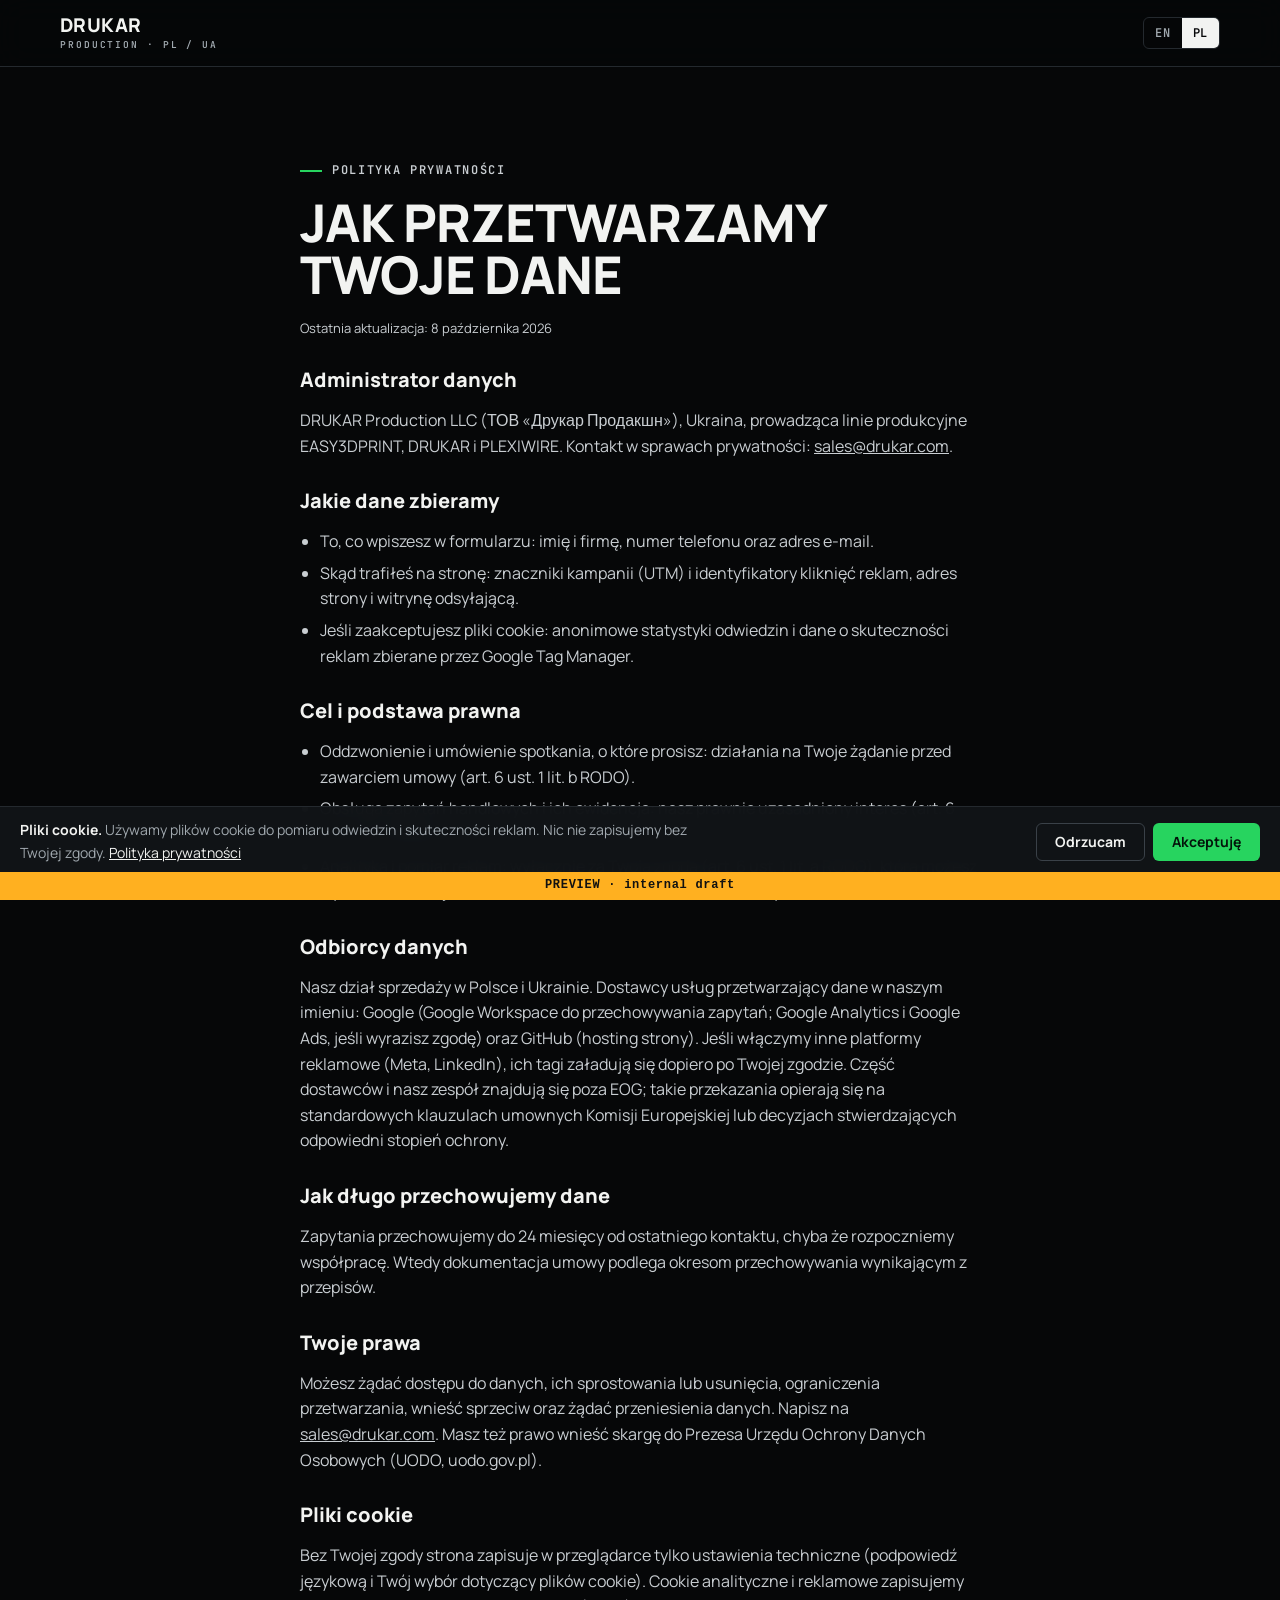
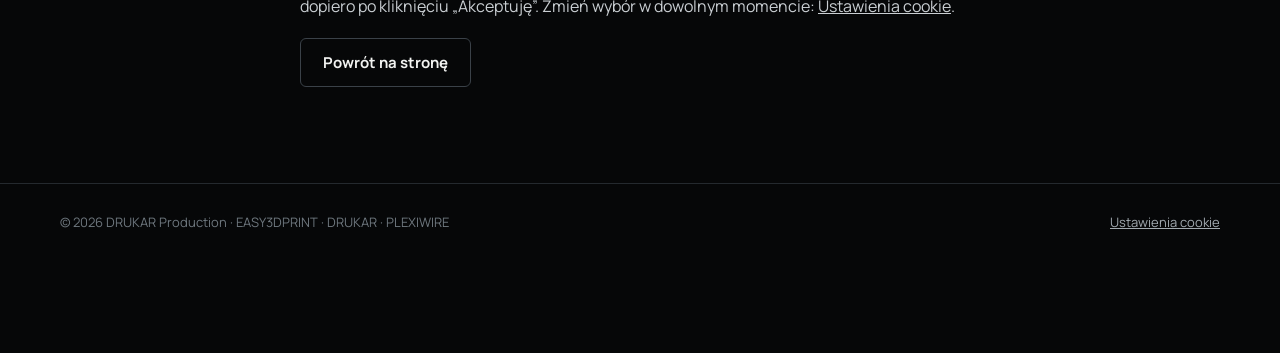
<file: pl/privacy/index.html>
<!doctype html>
<html lang="pl" data-root="../../" data-langpath="pl/">
<head>
<meta name="robots" content="noindex, nofollow">
<meta charset="utf-8">
<meta name="viewport" content="width=device-width, initial-scale=1, viewport-fit=cover">
<title>Polityka prywatności · DRUKAR Production</title>
<meta name="description" content="Jak DRUKAR Production przetwarza dane osobowe przekazane przez tę stronę.">
<meta name="theme-color" content="#060708">
<link rel="icon" href="data:image/svg+xml,%3Csvg xmlns='http://www.w3.org/2000/svg' viewBox='0 0 64 64'%3E%3Crect width='64' height='64' rx='12' fill='%23060708'/%3E%3Cpath d='M16 14h18c11 0 18 7 18 18s-7 18-18 18H16z' fill='none' stroke='%2327D45F' stroke-width='6'/%3E%3Ccircle cx='33' cy='32' r='5' fill='%232F6BFF'/%3E%3C/svg%3E">
<link rel="canonical" href="https://wiw2026.3drukar.com/pl/privacy/">
<link rel="alternate" hreflang="en" href="https://wiw2026.3drukar.com/privacy/">
<link rel="alternate" hreflang="pl" href="https://wiw2026.3drukar.com/pl/privacy/">
<link rel="preload" href="../../assets/fonts/manrope-latin-800-normal.woff2" as="font" type="font/woff2" crossorigin>
<link rel="stylesheet" href="../../assets/fonts/fonts.css">
<link rel="stylesheet" href="../../assets/site.css">
<script src="../../assets/config.js"></script>
<script src="../../assets/consent.js"></script>
<style>.mcta{bottom:24px}footer{padding-bottom:120px}.ck{bottom:24px}</style>
</head>
<body data-page="privacy">
<header class="bar">
  <div class="wrap">
    <a class="logo" href="../../pl/" aria-label="DRUKAR Production"><b>DRUKAR</b><small>PRODUCTION · PL / UA</small></a>
    <nav class="lang" aria-label="Language" style="margin-left:auto"><a href="../../privacy/" hreflang="en" lang="en">EN</a><a href="../../pl/privacy/" hreflang="pl" lang="pl" aria-current="page">PL</a></nav>
  </div>
</header>

<main class="sub-main">
  <article class="wrap prose">
    <p class="eyebrow">Polityka prywatności</p>
    <h1>Jak przetwarzamy Twoje dane</h1>
    <p class="small">Ostatnia aktualizacja: 8 października 2026</p>

    <h2>Administrator danych</h2>
    <p>DRUKAR Production LLC (ТОВ «Друкар Продакшн»), Ukraina, prowadząca linie produkcyjne EASY3DPRINT, DRUKAR i PLEXIWIRE. Kontakt w sprawach prywatności: <a href="mailto:sales@drukar.com">sales@drukar.com</a>.</p>

    <h2>Jakie dane zbieramy</h2>
    <ul>
      <li>To, co wpiszesz w formularzu: imię i firmę, numer telefonu oraz adres e-mail.</li>
      <li>Skąd trafiłeś na stronę: znaczniki kampanii (UTM) i identyfikatory kliknięć reklam, adres strony i witrynę odsyłającą.</li>
      <li>Jeśli zaakceptujesz pliki cookie: anonimowe statystyki odwiedzin i dane o skuteczności reklam zbierane przez Google Tag Manager.</li>
    </ul>

    <h2>Cel i podstawa prawna</h2>
    <ul>
      <li>Oddzwonienie i umówienie spotkania, o które prosisz: działania na Twoje żądanie przed zawarciem umowy (art. 6 ust. 1 lit. b RODO).</li>
      <li>Obsługa zapytań handlowych i ich ewidencja: nasz prawnie uzasadniony interes (art. 6 ust. 1 lit. f RODO).</li>
      <li>Analityka i pomiar reklam: wyłącznie za Twoją zgodą (art. 6 ust. 1 lit. a RODO), którą możesz wycofać w każdej chwili w „Ustawieniach cookie” na dole strony.</li>
    </ul>

    <h2>Odbiorcy danych</h2>
    <p>Nasz dział sprzedaży w Polsce i Ukrainie. Dostawcy usług przetwarzający dane w naszym imieniu: Google (Google Workspace do przechowywania zapytań; Google Analytics i Google Ads, jeśli wyrazisz zgodę) oraz GitHub (hosting strony). Jeśli włączymy inne platformy reklamowe (Meta, LinkedIn), ich tagi załadują się dopiero po Twojej zgodzie. Część dostawców i nasz zespół znajdują się poza EOG; takie przekazania opierają się na standardowych klauzulach umownych Komisji Europejskiej lub decyzjach stwierdzających odpowiedni stopień ochrony.</p>

    <h2>Jak długo przechowujemy dane</h2>
    <p>Zapytania przechowujemy do 24 miesięcy od ostatniego kontaktu, chyba że rozpoczniemy współpracę. Wtedy dokumentacja umowy podlega okresom przechowywania wynikającym z przepisów.</p>

    <h2>Twoje prawa</h2>
    <p>Możesz żądać dostępu do danych, ich sprostowania lub usunięcia, ograniczenia przetwarzania, wnieść sprzeciw oraz żądać przeniesienia danych. Napisz na <a href="mailto:sales@drukar.com">sales@drukar.com</a>. Masz też prawo wnieść skargę do Prezesa Urzędu Ochrony Danych Osobowych (UODO, uodo.gov.pl).</p>

    <h2>Pliki cookie</h2>
    <p>Bez Twojej zgody strona zapisuje w przeglądarce tylko ustawienia techniczne (podpowiedź językową i Twój wybór dotyczący plików cookie). Cookie analityczne i reklamowe zapisujemy dopiero po kliknięciu „Akceptuję”. Zmień wybór w dowolnym momencie: <a href="#" data-cookie-settings>Ustawienia cookie</a>.</p>

    <p><a class="btn btn-ghost" href="../../pl/">Powrót na stronę</a></p>
  </article>
</main>

<footer>
  <div class="wrap">
    <span>© 2026 DRUKAR Production · EASY3DPRINT · DRUKAR · PLEXIWIRE</span>
    <span><a href="#" data-cookie-settings>Ustawienia cookie</a></span>
  </div>
</footer>
<script src="../../assets/site.js" defer></script>
<div style="position:fixed;z-index:999;left:0;right:0;bottom:0;padding:6px 12px calc(6px + env(safe-area-inset-bottom,0px));background:#FFB020;color:#111;font:700 12px/1.3 ui-monospace,Menlo,monospace;text-align:center;letter-spacing:.06em">PREVIEW · internal draft</div>
</body>
</html>
</file>
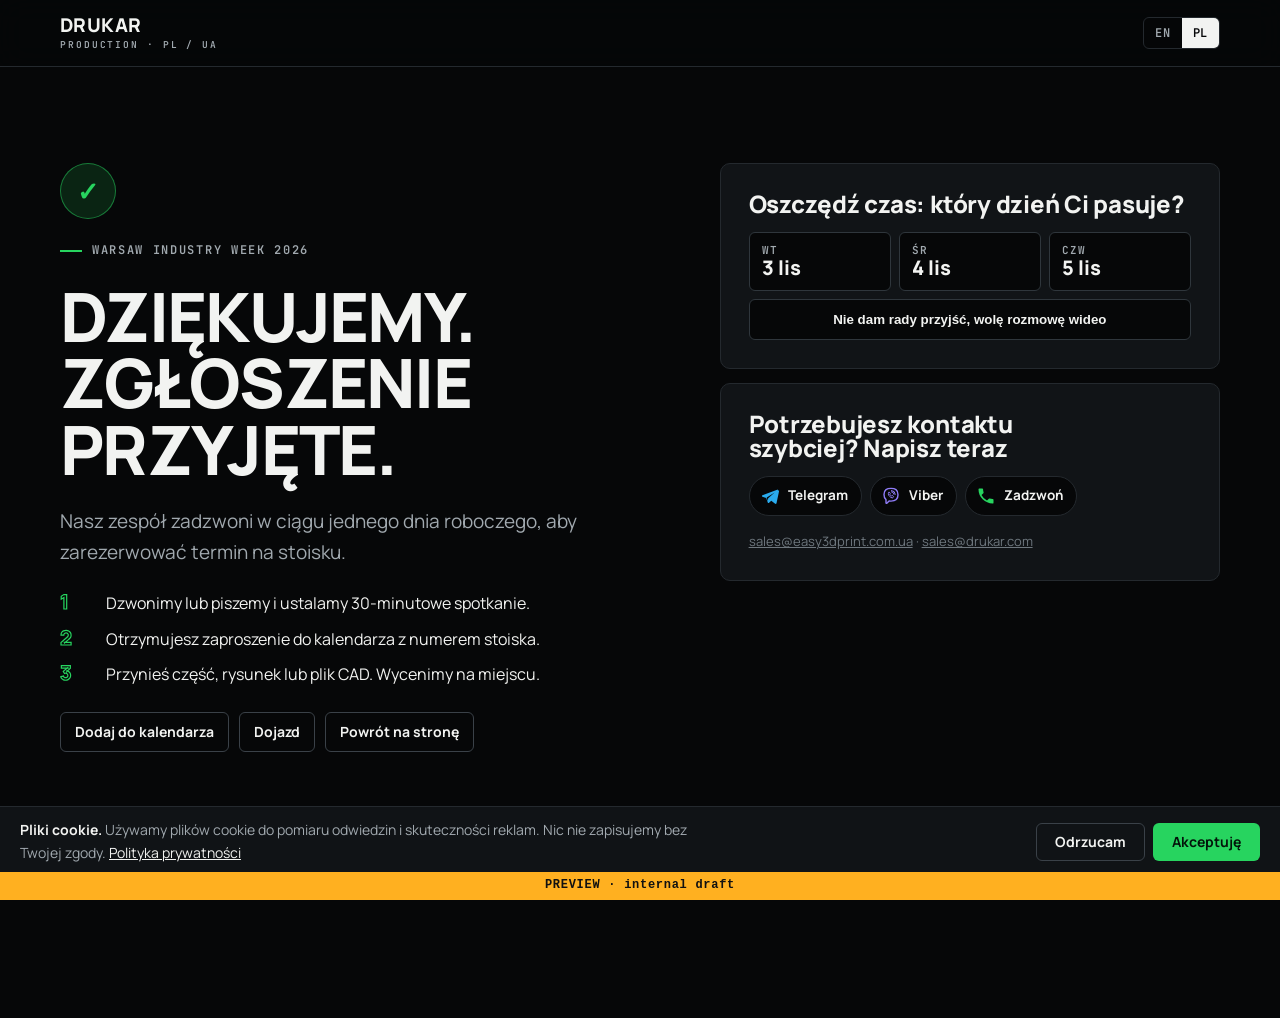
<file: pl/thanks/index.html>
<!doctype html>
<html lang="pl" data-root="../../" data-langpath="pl/">
<head>
<meta name="robots" content="noindex, nofollow">
<meta charset="utf-8">
<meta name="viewport" content="width=device-width, initial-scale=1, viewport-fit=cover">
<title>Dziękujemy · DRUKAR Production</title>
<meta name="description" content="Twoja prośba o spotkanie na Warsaw Industry Week 2026 została przyjęta.">
<meta name="theme-color" content="#060708">
<link rel="icon" href="data:image/svg+xml,%3Csvg xmlns='http://www.w3.org/2000/svg' viewBox='0 0 64 64'%3E%3Crect width='64' height='64' rx='12' fill='%23060708'/%3E%3Cpath d='M16 14h18c11 0 18 7 18 18s-7 18-18 18H16z' fill='none' stroke='%2327D45F' stroke-width='6'/%3E%3Ccircle cx='33' cy='32' r='5' fill='%232F6BFF'/%3E%3C/svg%3E">
<meta name="robots" content="noindex, nofollow">
<link rel="preload" href="../../assets/fonts/manrope-latin-800-normal.woff2" as="font" type="font/woff2" crossorigin>
<link rel="stylesheet" href="../../assets/fonts/fonts.css">
<link rel="stylesheet" href="../../assets/site.css">
<script src="../../assets/config.js"></script>
<script src="../../assets/consent.js"></script>
<style>.mcta{bottom:24px}footer{padding-bottom:120px}.ck{bottom:24px}</style>
</head>
<body data-page="thanks">
<header class="bar">
  <div class="wrap">
    <a class="logo" href="../../pl/" aria-label="DRUKAR Production"><b>DRUKAR</b><small>PRODUCTION · PL / UA</small></a>
    <nav class="lang" aria-label="Language" style="margin-left:auto"><a href="../../thanks/" hreflang="en" lang="en">EN</a><a href="../../pl/thanks/" hreflang="pl" lang="pl" aria-current="page">PL</a></nav>
  </div>
</header>

<main class="sub-main">
  <div class="wrap thx">
    <div style="display:grid;gap:24px;min-width:0">
      <div class="thx-ok" aria-hidden="true">✓</div>
      <p class="eyebrow">Warsaw Industry Week 2026</p>
      <h1><span id="thxHi">Dziękujemy.</span><br><span>Zgłoszenie przyjęte.</span></h1>
      <p class="note-demo" id="thxDemo" hidden></p>
      <p class="lede">Nasz zespół zadzwoni w ciągu jednego dnia roboczego, aby zarezerwować termin na stoisku.</p>
      <ol class="next">
        <li>Dzwonimy lub piszemy i ustalamy 30-minutowe spotkanie.</li>
        <li>Otrzymujesz zaproszenie do kalendarza z numerem stoiska.</li>
        <li>Przynieś część, rysunek lub plik CAD. Wycenimy na miejscu.</li>
      </ol>
      <div class="vlinks">
        <button class="btn btn-ghost" type="button" data-ics>Dodaj do kalendarza</button>
        <a class="btn btn-ghost" href="https://www.google.com/maps/search/?api=1&amp;query=Ptak+Warsaw+Expo+Nadarzyn" target="_blank" rel="noopener">Dojazd</a>
        <a class="btn btn-ghost" href="../../pl/">Powrót na stronę</a>
      </div>
    </div>

    <div style="display:grid;gap:14px;min-width:0">
      <section class="panel" id="thxStep2" hidden>
        <h2>Oszczędź czas: który dzień Ci pasuje?</h2>
        <div class="daypick">
          <button type="button" data-day="2026-11-03" aria-pressed="false"><small>Wt</small><b>3 lis</b></button>
          <button type="button" data-day="2026-11-04" aria-pressed="false"><small>Śr</small><b>4 lis</b></button>
          <button type="button" data-day="2026-11-05" aria-pressed="false"><small>Czw</small><b>5 lis</b></button>
          <button type="button" class="wide" data-day="video" aria-pressed="false">Nie dam rady przyjść, wolę rozmowę wideo</button>
        </div>
        <p class="note-ok" id="thxSaved" hidden></p>
      </section>
      <section class="panel">
        <h2>Potrzebujesz kontaktu szybciej? Napisz teraz</h2>
        <div class="msgrs" data-msgr></div>
        <p class="small"><a href="mailto:sales@easy3dprint.com.ua">sales@easy3dprint.com.ua</a> · <a href="mailto:sales@drukar.com">sales@drukar.com</a></p>
      </section>
    </div>
  </div>
</main>

<footer>
  <div class="wrap">
    <span>© 2026 DRUKAR Production · EASY3DPRINT · DRUKAR · PLEXIWIRE</span>
    <span><a href="../../pl/privacy/">Polityka prywatności</a> · <a href="#" data-cookie-settings>Ustawienia cookie</a></span>
  </div>
</footer>
<script src="../../assets/site.js" defer></script>
<div style="position:fixed;z-index:999;left:0;right:0;bottom:0;padding:6px 12px calc(6px + env(safe-area-inset-bottom,0px));background:#FFB020;color:#111;font:700 12px/1.3 ui-monospace,Menlo,monospace;text-align:center;letter-spacing:.06em">PREVIEW · internal draft</div>
</body>
</html>
</file>
<file: assets/fonts/fonts.css>
@font-face{font-family:'Manrope';font-style:normal;font-weight:400;font-display:swap;src:url(manrope-latin-ext-400-normal.woff2) format('woff2');unicode-range:U+0100-02BA, U+02BD-02C5, U+02C7-02CC, U+02CE-02D7, U+02DD-02FF, U+0304, U+0308, U+0329, U+1D00-1DBF, U+1E00-1E9F, U+1EF2-1EFF, U+2020, U+20A0-20AB, U+20AD-20C0, U+2113, U+2C60-2C7F, U+A720-A7FF;}
@font-face{font-family:'Manrope';font-style:normal;font-weight:400;font-display:swap;src:url(manrope-latin-400-normal.woff2) format('woff2');unicode-range:U+0000-00FF, U+0131, U+0152-0153, U+02BB-02BC, U+02C6, U+02DA, U+02DC, U+0304, U+0308, U+0329, U+2000-206F, U+20AC, U+2122, U+2190-2199, U+2191-2193, U+2212, U+2215, U+FEFF, U+FFFD;}
@font-face{font-family:'Manrope';font-style:normal;font-weight:500;font-display:swap;src:url(manrope-latin-ext-500-normal.woff2) format('woff2');unicode-range:U+0100-02BA, U+02BD-02C5, U+02C7-02CC, U+02CE-02D7, U+02DD-02FF, U+0304, U+0308, U+0329, U+1D00-1DBF, U+1E00-1E9F, U+1EF2-1EFF, U+2020, U+20A0-20AB, U+20AD-20C0, U+2113, U+2C60-2C7F, U+A720-A7FF;}
@font-face{font-family:'Manrope';font-style:normal;font-weight:500;font-display:swap;src:url(manrope-latin-500-normal.woff2) format('woff2');unicode-range:U+0000-00FF, U+0131, U+0152-0153, U+02BB-02BC, U+02C6, U+02DA, U+02DC, U+0304, U+0308, U+0329, U+2000-206F, U+20AC, U+2122, U+2190-2199, U+2191-2193, U+2212, U+2215, U+FEFF, U+FFFD;}
@font-face{font-family:'Manrope';font-style:normal;font-weight:600;font-display:swap;src:url(manrope-latin-ext-600-normal.woff2) format('woff2');unicode-range:U+0100-02BA, U+02BD-02C5, U+02C7-02CC, U+02CE-02D7, U+02DD-02FF, U+0304, U+0308, U+0329, U+1D00-1DBF, U+1E00-1E9F, U+1EF2-1EFF, U+2020, U+20A0-20AB, U+20AD-20C0, U+2113, U+2C60-2C7F, U+A720-A7FF;}
@font-face{font-family:'Manrope';font-style:normal;font-weight:600;font-display:swap;src:url(manrope-latin-600-normal.woff2) format('woff2');unicode-range:U+0000-00FF, U+0131, U+0152-0153, U+02BB-02BC, U+02C6, U+02DA, U+02DC, U+0304, U+0308, U+0329, U+2000-206F, U+20AC, U+2122, U+2190-2199, U+2191-2193, U+2212, U+2215, U+FEFF, U+FFFD;}
@font-face{font-family:'Manrope';font-style:normal;font-weight:700;font-display:swap;src:url(manrope-latin-ext-700-normal.woff2) format('woff2');unicode-range:U+0100-02BA, U+02BD-02C5, U+02C7-02CC, U+02CE-02D7, U+02DD-02FF, U+0304, U+0308, U+0329, U+1D00-1DBF, U+1E00-1E9F, U+1EF2-1EFF, U+2020, U+20A0-20AB, U+20AD-20C0, U+2113, U+2C60-2C7F, U+A720-A7FF;}
@font-face{font-family:'Manrope';font-style:normal;font-weight:700;font-display:swap;src:url(manrope-latin-700-normal.woff2) format('woff2');unicode-range:U+0000-00FF, U+0131, U+0152-0153, U+02BB-02BC, U+02C6, U+02DA, U+02DC, U+0304, U+0308, U+0329, U+2000-206F, U+20AC, U+2122, U+2190-2199, U+2191-2193, U+2212, U+2215, U+FEFF, U+FFFD;}
@font-face{font-family:'Manrope';font-style:normal;font-weight:800;font-display:swap;src:url(manrope-latin-ext-800-normal.woff2) format('woff2');unicode-range:U+0100-02BA, U+02BD-02C5, U+02C7-02CC, U+02CE-02D7, U+02DD-02FF, U+0304, U+0308, U+0329, U+1D00-1DBF, U+1E00-1E9F, U+1EF2-1EFF, U+2020, U+20A0-20AB, U+20AD-20C0, U+2113, U+2C60-2C7F, U+A720-A7FF;}
@font-face{font-family:'Manrope';font-style:normal;font-weight:800;font-display:swap;src:url(manrope-latin-800-normal.woff2) format('woff2');unicode-range:U+0000-00FF, U+0131, U+0152-0153, U+02BB-02BC, U+02C6, U+02DA, U+02DC, U+0304, U+0308, U+0329, U+2000-206F, U+20AC, U+2122, U+2190-2199, U+2191-2193, U+2212, U+2215, U+FEFF, U+FFFD;}
@font-face{font-family:'Anton';font-style:normal;font-weight:400;font-display:swap;src:url(anton-latin-ext-400-normal.woff2) format('woff2');unicode-range:U+0100-02BA, U+02BD-02C5, U+02C7-02CC, U+02CE-02D7, U+02DD-02FF, U+0304, U+0308, U+0329, U+1D00-1DBF, U+1E00-1E9F, U+1EF2-1EFF, U+2020, U+20A0-20AB, U+20AD-20C0, U+2113, U+2C60-2C7F, U+A720-A7FF;}
@font-face{font-family:'Anton';font-style:normal;font-weight:400;font-display:swap;src:url(anton-latin-400-normal.woff2) format('woff2');unicode-range:U+0000-00FF, U+0131, U+0152-0153, U+02BB-02BC, U+02C6, U+02DA, U+02DC, U+0304, U+0308, U+0329, U+2000-206F, U+20AC, U+2122, U+2190-2199, U+2191-2193, U+2212, U+2215, U+FEFF, U+FFFD;}
@font-face{font-family:'JetBrains Mono';font-style:normal;font-weight:500;font-display:swap;src:url(jetbrains-mono-latin-ext-500-normal.woff2) format('woff2');unicode-range:U+0100-02BA, U+02BD-02C5, U+02C7-02CC, U+02CE-02D7, U+02DD-02FF, U+0304, U+0308, U+0329, U+1D00-1DBF, U+1E00-1E9F, U+1EF2-1EFF, U+2020, U+20A0-20AB, U+20AD-20C0, U+2113, U+2C60-2C7F, U+A720-A7FF;}
@font-face{font-family:'JetBrains Mono';font-style:normal;font-weight:500;font-display:swap;src:url(jetbrains-mono-latin-500-normal.woff2) format('woff2');unicode-range:U+0000-00FF, U+0131, U+0152-0153, U+02BB-02BC, U+02C6, U+02DA, U+02DC, U+0304, U+0308, U+0329, U+2000-206F, U+20AC, U+2122, U+2190-2199, U+2191-2193, U+2212, U+2215, U+FEFF, U+FFFD;}
@font-face{font-family:'JetBrains Mono';font-style:normal;font-weight:600;font-display:swap;src:url(jetbrains-mono-latin-ext-600-normal.woff2) format('woff2');unicode-range:U+0100-02BA, U+02BD-02C5, U+02C7-02CC, U+02CE-02D7, U+02DD-02FF, U+0304, U+0308, U+0329, U+1D00-1DBF, U+1E00-1E9F, U+1EF2-1EFF, U+2020, U+20A0-20AB, U+20AD-20C0, U+2113, U+2C60-2C7F, U+A720-A7FF;}
@font-face{font-family:'JetBrains Mono';font-style:normal;font-weight:600;font-display:swap;src:url(jetbrains-mono-latin-600-normal.woff2) format('woff2');unicode-range:U+0000-00FF, U+0131, U+0152-0153, U+02BB-02BC, U+02C6, U+02DA, U+02DC, U+0304, U+0308, U+0329, U+2000-206F, U+20AC, U+2122, U+2190-2199, U+2191-2193, U+2212, U+2215, U+FEFF, U+FFFD;}
</file>
<file: assets/site.css>
/* Layout: stand-fascia language on the web — black ground, heavy uppercase type left, product on a glowing line-frame right; each production line keeps its stand colour. */
:root{
  --bg:#060708; --bg-2:#0B0D0F; --surface:#111417; --surface-2:#171B1F; --line:#24292E;
  --fg:#F2F3F1; --muted:#A1A9AF; --dim:#6E777E;
  --e3d:#27D45F; --drk:#3D74FF; --plx:#1EC2CB;
  --accent:var(--e3d);
  --f-display:"Manrope", "Helvetica Neue", Arial, sans-serif;
  --f-body:"Manrope", "Helvetica Neue", Arial, sans-serif;
  --f-cond:"Anton", "Impact", "Arial Narrow", sans-serif;
  --f-mono:"JetBrains Mono", ui-monospace, "SFMono-Regular", Menlo, monospace;
  --wrap:1240px; --gut:clamp(16px,4vw,40px);
  --r:6px;
  color-scheme:dark;
}
*{box-sizing:border-box}
html{scroll-behavior:smooth;-webkit-text-size-adjust:100%;scroll-padding-top:84px}
body{margin:0;background:var(--bg);color:var(--fg);font:400 16px/1.6 var(--f-body);-webkit-font-smoothing:antialiased;overflow-x:hidden}
img{max-width:100%;display:block}
a{color:inherit}
:focus-visible{outline:2px solid var(--accent);outline-offset:3px;border-radius:2px}
.wrap{max-width:var(--wrap);margin:0 auto;padding-inline:var(--gut)}
.sr{position:absolute;width:1px;height:1px;overflow:hidden;clip:rect(0 0 0 0);white-space:nowrap}
h1,h2,h3{font-family:var(--f-display);font-weight:800;margin:0;text-wrap:balance;letter-spacing:-.015em}
h2{font-size:clamp(30px,4.4vw,58px);line-height:1;text-transform:uppercase}
h3{font-size:clamp(21px,2vw,27px);line-height:1.18}
p{margin:0}
.eyebrow{font:600 12px/1.3 var(--f-mono);letter-spacing:.14em;text-transform:uppercase;color:var(--muted);display:flex;align-items:center;gap:10px}
.eyebrow::before{content:"";width:22px;height:2px;background:var(--accent)}
.lede{font-size:clamp(17px,1.5vw,19px);color:var(--muted);max-width:62ch}
section{padding-block:clamp(72px,10vw,128px);position:relative}
.sec-head{display:grid;gap:18px;margin-bottom:clamp(36px,5vw,56px);max-width:860px}

/* buttons */
.btn{display:inline-flex;align-items:center;justify-content:center;gap:10px;font:700 15px/1 var(--f-body);text-decoration:none;padding:16px 22px;border-radius:var(--r);border:1px solid transparent;cursor:pointer;transition:transform .15s ease, background .2s ease, border-color .2s ease;white-space:nowrap}
.btn:active{transform:translateY(1px)}
.btn-primary{background:var(--e3d);color:#03140A}
.btn-primary:hover{background:#4BE37C}
.btn-ghost{background:transparent;color:var(--fg);border-color:#3A4148}
.btn-ghost:hover{border-color:var(--fg)}
.btn .arr{font-family:var(--f-mono)}

/* top bar */
.bar{position:sticky;top:env(safe-area-inset-top,0px);z-index:50;background:rgba(6,7,8,.82);backdrop-filter:blur(14px);-webkit-backdrop-filter:blur(14px);border-bottom:1px solid var(--line)}
.bar .wrap{display:flex;align-items:center;gap:24px;height:66px}
.logo{display:flex;flex-direction:column;line-height:1;text-decoration:none;flex-shrink:0}
.logo b{font:800 19px/1 var(--f-display);letter-spacing:.02em}
.logo small{font:600 9.5px/1 var(--f-mono);letter-spacing:.2em;color:var(--muted);margin-top:5px}
.nav{display:flex;gap:22px;margin-left:auto}
.nav a{font-size:14px;font-weight:600;color:var(--muted);text-decoration:none}
.nav a:hover{color:var(--fg)}
.lang{display:flex;border:1px solid var(--line);border-radius:var(--r);overflow:hidden;flex-shrink:0}
.lang a{color:var(--muted);font:600 12px/1 var(--f-mono);padding:9px 11px;letter-spacing:.06em;text-decoration:none}
.lang a:hover{color:var(--fg)}
.lang a[aria-current="page"]{background:var(--fg);color:var(--bg)}
.hint{background:var(--e3d);color:#03140A;font-size:14px;font-weight:700}
.hint .wrap{display:flex;gap:16px;align-items:center;justify-content:space-between;padding-block:9px}
.hint a{color:inherit}
.hint button{background:none;border:0;font:700 18px/1 var(--f-mono);cursor:pointer;color:inherit;padding:4px 8px}
.bar .btn{padding:12px 16px;font-size:14px}
@media (max-width:1020px){.nav{display:none}.lang{margin-left:auto}}
@media (max-width:560px){.bar .btn{display:none}}

/* hero */
.hero{padding-block:clamp(40px,6vw,84px) clamp(48px,6vw,80px);overflow:hidden}
.hero-grid{display:grid;grid-template-columns:1.08fr 1fr;gap:clamp(24px,4vw,56px);align-items:center}
.hero-copy{display:grid;gap:26px;min-width:0}
.show-tag{display:flex;flex-wrap:wrap;gap:8px 14px;align-items:center;font:600 12.5px/1.4 var(--f-mono);letter-spacing:.06em;text-transform:uppercase;color:var(--muted)}
.show-tag .live{display:inline-flex;align-items:center;gap:8px;color:var(--fg);background:var(--surface-2);border:1px solid var(--line);padding:7px 11px;border-radius:999px}
.show-tag .live::before{content:"";width:8px;height:8px;border-radius:50%;background:var(--e3d);box-shadow:0 0 0 4px rgba(39,212,95,.18)}
.hero h1{font-size:clamp(44px,6.3vw,90px);line-height:.93;text-transform:uppercase;letter-spacing:-.03em}
.hero h1 .ln{display:block}
.hero h1 .ln:last-child{color:transparent;-webkit-text-stroke:2px var(--fg)}
.hero-actions{display:flex;flex-wrap:wrap;gap:12px}
.brands{display:flex;flex-wrap:wrap;gap:6px 18px;align-items:baseline;font:800 15px/1 var(--f-display);letter-spacing:.02em;padding-top:6px}
.brands span{padding-bottom:8px;border-bottom:3px solid}
.brands .s{color:var(--dim);font-weight:400;border:0}
.b-e3d{color:var(--e3d);border-color:var(--e3d)!important}
.b-drk{color:var(--drk);border-color:var(--drk)!important}
.b-plx{color:var(--plx);border-color:var(--plx)!important}
.shot{position:relative;isolation:isolate}
.shot img{width:100%;height:auto;border-radius:var(--r)}
.shot::after{content:"";position:absolute;inset:auto -10% -18% 30%;height:70%;background:radial-gradient(closest-side,var(--glow,rgba(39,212,95,.35)),transparent);z-index:-1;filter:blur(20px)}
.frame{position:absolute;inset:-4% -2% -6% -3%;width:106%;height:110%;pointer-events:none;overflow:visible}
.frame polygon{fill:none;stroke:var(--accent);stroke-width:1.6;vector-effect:non-scaling-stroke;opacity:.9}
.hero .shot{transform:translateX(2%)}
@media (max-width:880px){.hero-grid{grid-template-columns:1fr}.hero .shot{transform:none;max-width:620px}}

/* kpi */
.kpis{border-block:1px solid var(--line);background:var(--bg-2)}
.kpis ul{list-style:none;margin:0 auto;display:grid;grid-template-columns:repeat(6,1fr)}
.kpis li{padding:26px 18px;border-left:1px solid var(--line);display:grid;gap:6px;align-content:start}
.kpis li:first-child{border-left:0}
.kpis b{font:800 clamp(26px,2.6vw,36px)/1 var(--f-display);letter-spacing:-.02em;font-variant-numeric:tabular-nums;white-space:nowrap}
.kpis span{font-size:13px;line-height:1.35;color:var(--muted)}
.kpis .pl b{color:var(--e3d)}
@media (max-width:1020px){.kpis ul{grid-template-columns:repeat(3,1fr)}.kpis li:nth-child(4){border-left:0}.kpis li:nth-child(n+4){border-top:1px solid var(--line)}}
@media (max-width:560px){.kpis ul{grid-template-columns:repeat(2,1fr)}.kpis li{border-left:0!important;border-top:1px solid var(--line)}.kpis li:nth-child(-n+2){border-top:0}.kpis li:nth-child(even){border-left:1px solid var(--line)!important}}

/* chain */
.chain{list-style:none;padding:0;margin:0;display:grid;grid-template-columns:repeat(5,1fr);counter-reset:c;border:1px solid var(--line);border-radius:var(--r);overflow:hidden}
.chain li{counter-increment:c;padding:24px 20px 26px;background:var(--surface);display:grid;gap:8px;align-content:start;position:relative;border-left:1px solid var(--line);min-width:0}
.chain li:first-child{border-left:0}
.chain li::before{content:"0" counter(c);font:600 12px/1 var(--f-mono);color:var(--dim)}
.chain li::after{content:"→";position:absolute;right:12px;top:22px;font:600 14px/1 var(--f-mono);color:var(--dim)}
.chain li:last-child::after{content:""}
.chain b{font:800 17px/1.2 var(--f-display);text-transform:uppercase;letter-spacing:.01em}
.chain span{font-size:14px;color:var(--muted);line-height:1.45}
.chain .t-drk b{color:var(--drk)} .chain .t-e3d b{color:var(--e3d)}
.chain-note{margin-top:16px;font-size:14.5px;color:var(--muted);display:flex;gap:10px;align-items:baseline}
.chain-note i{font-style:normal;color:var(--plx);font-weight:800;font-family:var(--f-display)}
@media (max-width:900px){.chain{grid-template-columns:1fr}.chain li{border-left:0;border-top:1px solid var(--line);grid-template-columns:34px 1fr;column-gap:12px}.chain li:first-child{border-top:0}.chain li::before{grid-row:span 2;padding-top:3px}.chain li::after{content:"↓";top:auto;bottom:10px}}

/* service lines */
.lines{display:grid;gap:clamp(20px,3vw,28px)}
.line-panel{--accent:var(--e3d);--glow:rgba(39,212,95,.32);display:grid;grid-template-columns:1.1fr 1fr;gap:clamp(24px,4vw,56px);align-items:center;background:linear-gradient(120deg,var(--surface) 0%,var(--bg-2) 60%);border:1px solid var(--line);border-radius:10px;padding:clamp(24px,4vw,48px);overflow:hidden;position:relative}
.line-panel.drk{--accent:var(--drk);--glow:rgba(61,116,255,.34)}
.line-panel.plx{--accent:var(--plx);--glow:rgba(30,194,203,.3)}
.line-panel::before{content:"";position:absolute;left:0;top:0;bottom:0;width:4px;background:var(--accent)}
.lp-copy{display:grid;gap:20px;min-width:0}
.lp-tag{display:flex;flex-wrap:wrap;gap:10px 16px;align-items:baseline}
.lp-tag b{font:800 clamp(26px,3vw,38px)/1 var(--f-display);color:var(--accent);letter-spacing:.01em}
.lp-tag span{font:600 12px/1 var(--f-mono);text-transform:uppercase;letter-spacing:.14em;color:var(--muted)}
.stats{display:grid;grid-template-columns:repeat(2,1fr);gap:1px;background:var(--line);border:1px solid var(--line);border-radius:var(--r);overflow:hidden}
.stats div{background:var(--bg-2);padding:16px 16px 14px;display:grid;gap:4px}
.stats b{font:800 22px/1.1 var(--f-display);font-variant-numeric:tabular-nums}
.stats span{font-size:13px;color:var(--muted);line-height:1.35}
.ticks{list-style:none;margin:0;padding:0;display:grid;gap:10px}
.ticks li{display:grid;grid-template-columns:18px 1fr;gap:10px;font-size:15px;line-height:1.5;color:#D3D7DA}
.ticks li::before{content:"";width:9px;height:9px;margin-top:8px;border:2px solid var(--accent);transform:rotate(45deg)}
.line-panel .shot{order:2}
@media (max-width:880px){.line-panel{grid-template-columns:1fr}.line-panel .shot{order:-1;max-width:560px}}
@media (max-width:420px){.stats{grid-template-columns:1fr}}

/* industries */
.filters{display:flex;flex-wrap:wrap;gap:8px;margin-bottom:22px}
.filters button{background:var(--surface);color:var(--muted);border:1px solid var(--line);border-radius:999px;padding:9px 15px;font:700 13px/1 var(--f-body);cursor:pointer}
.filters button[aria-pressed="true"]{background:var(--fg);color:var(--bg);border-color:var(--fg)}
.ind-grid{display:grid;grid-template-columns:repeat(4,1fr);gap:14px;list-style:none;margin:0;padding:0}
.ind{position:relative;border-radius:var(--r);overflow:hidden;background:var(--surface);border:1px solid var(--line);display:flex;flex-direction:column;min-width:0}
.ind figure{margin:0;aspect-ratio:4/3;overflow:hidden;position:relative}
.ind img{width:100%;height:100%;object-fit:cover;object-position:60% 50%;transition:transform .5s ease}
.ind:hover img{transform:scale(1.05)}
.ind .no{position:absolute;top:10px;left:10px;font:600 11px/1 var(--f-mono);background:rgba(6,7,8,.78);padding:6px 8px;border-radius:4px;color:var(--fg)}
.ind .brand{position:absolute;top:10px;right:10px;font:800 10.5px/1 var(--f-display);letter-spacing:.06em;padding:6px 8px;border-radius:4px;background:rgba(6,7,8,.78)}
.ind .body{padding:14px 16px 18px;display:grid;gap:6px;border-top:3px solid var(--bc,var(--e3d))}
.ind h3{font:400 clamp(22px,2vw,28px)/1 var(--f-cond);text-transform:uppercase;letter-spacing:.01em}
.ind p{font-size:14px;color:var(--muted);line-height:1.45}
.ind[data-brand="drk"]{--bc:var(--drk)} .ind[data-brand="plx"]{--bc:var(--plx)}
.ind[data-brand="e3d"] .brand{color:var(--e3d)} .ind[data-brand="drk"] .brand{color:var(--drk)} .ind[data-brand="plx"] .brand{color:var(--plx)}
@media (max-width:1020px){.ind-grid{grid-template-columns:repeat(3,1fr)}}
@media (max-width:700px){.ind-grid{grid-template-columns:repeat(2,1fr);gap:10px}.ind .body{padding:12px}.ind p{font-size:13px}}

/* compare */
.cmp-grid{display:grid;grid-template-columns:1.35fr 1fr;gap:clamp(24px,4vw,48px);align-items:start}
.tbl-wrap{overflow-x:auto;border:1px solid var(--line);border-radius:var(--r);min-width:0}
table{width:100%;border-collapse:collapse;font-size:15px;min-width:540px}
th,td{text-align:left;padding:16px 18px;border-top:1px solid var(--line);vertical-align:top}
thead th{border-top:0;font:600 12px/1.3 var(--f-mono);letter-spacing:.1em;text-transform:uppercase;color:var(--muted);background:var(--bg-2)}
thead th.us{color:var(--e3d)}
tbody th{font-weight:700;color:var(--fg);width:30%}
td{color:var(--muted)}
td.us{color:var(--fg);font-weight:700;background:rgba(39,212,95,.06)}
.honest{margin-top:16px;font-size:14.5px;color:var(--muted);max-width:70ch}
.cmp-side{display:grid;gap:22px;min-width:0}
.ladder{list-style:none;margin:0;padding:0;display:grid;gap:8px}
.ladder li{display:grid;grid-template-columns:auto 1fr;gap:14px;align-items:center;background:var(--surface);border:1px solid var(--line);border-radius:var(--r);padding:14px 16px}
.ladder b{font:800 26px/1 var(--f-display);font-variant-numeric:tabular-nums;min-width:4.6ch}
.ladder span{font-size:14px;color:var(--muted)}
.ladder .bar-fill{grid-column:1/-1;height:4px;border-radius:2px;background:var(--line);overflow:hidden}
.ladder .bar-fill i{display:block;height:100%;background:var(--e3d)}
.small{font-size:13px;color:var(--dim);line-height:1.5}
@media (max-width:960px){.cmp-grid{grid-template-columns:1fr}}

/* quality */
.q-grid{display:grid;grid-template-columns:1fr 1fr;gap:14px}
.q-card{background:var(--surface);border:1px solid var(--line);border-radius:var(--r);padding:clamp(22px,3vw,32px);display:grid;gap:18px;align-content:start}
.q-card header{display:flex;flex-wrap:wrap;gap:8px 14px;align-items:baseline}
.q-card header b{font:800 22px/1 var(--f-display)}
.q-card header span{font:600 12px/1 var(--f-mono);text-transform:uppercase;letter-spacing:.14em;color:var(--muted)}
.q-card.drk{--accent:var(--drk)} .q-card.drk header b{color:var(--drk)} .q-card.e3d header b{color:var(--e3d)}
.case{margin-top:14px;display:grid;grid-template-columns:1.2fr 1fr;gap:clamp(20px,4vw,48px);padding:clamp(24px,4vw,44px);border-radius:10px;background:var(--fg);color:#0B0D0F;align-items:center}
.case .eyebrow{color:#4B5359}
.case .eyebrow::before{background:#0B0D0F}
.case blockquote{margin:14px 0 0;font:600 clamp(18px,1.8vw,22px)/1.45 var(--f-body);max-width:56ch}
.case-stats{display:grid;grid-template-columns:1fr 1fr;gap:1px;background:#C9CDD0;border:1px solid #C9CDD0;border-radius:var(--r);overflow:hidden}
.case-stats div{background:var(--fg);padding:16px;display:grid;gap:4px}
.case-stats b{font:800 clamp(26px,3vw,38px)/1 var(--f-display);font-variant-numeric:tabular-nums;letter-spacing:-.02em}
.case-stats span{font-size:13px;color:#4B5359;line-height:1.35}
@media (max-width:880px){.q-grid,.case{grid-template-columns:1fr}}

/* poland */
.pl-grid{display:grid;grid-template-columns:1fr 1.15fr;gap:clamp(24px,4vw,56px);align-items:center}
.pl-points{list-style:none;padding:0;margin:26px 0 0;display:grid;gap:12px}
.pl-points li{display:grid;grid-template-columns:auto 1fr;gap:14px;align-items:baseline;font-weight:700;font-size:17px}
.pl-points li::before{content:"✓";font-family:var(--f-mono);color:var(--e3d)}
.bases{display:grid;grid-template-columns:auto 1fr;gap:12px;background:var(--surface);border:1px solid var(--line);border-radius:10px;padding:clamp(18px,3vw,28px)}
.base{display:contents}
.base .lbl{display:grid;gap:4px;align-content:start;padding-top:2px;min-width:92px}
.base .lbl b{font:800 30px/1 var(--f-display);font-variant-numeric:tabular-nums}
.base .lbl span{font:600 11px/1.3 var(--f-mono);text-transform:uppercase;letter-spacing:.12em;color:var(--muted)}
.dots{display:flex;flex-wrap:wrap;gap:4px;align-content:flex-start;min-width:0}
.dots i{width:9px;height:9px;border-radius:2px;background:var(--drk);opacity:.85}
.base.pl .dots i{background:var(--e3d);opacity:1}
.base.pl .lbl b{color:var(--e3d)}
.bases .legend{grid-column:1/-1;border-top:1px solid var(--line);padding-top:12px}
@media (max-width:880px){.pl-grid{grid-template-columns:1fr}}

/* process */
.steps{list-style:none;margin:0;padding:0;display:grid;grid-template-columns:repeat(4,1fr);gap:14px;counter-reset:s}
.steps li{counter-increment:s;background:var(--surface);border:1px solid var(--line);border-radius:var(--r);padding:24px 22px;display:grid;gap:14px;align-content:start;position:relative}
.steps li::before{content:counter(s);font:800 44px/1 var(--f-display);color:transparent;-webkit-text-stroke:1.5px var(--e3d)}
.steps b{font-size:17px;line-height:1.35}
.steps span{font-size:14px;color:var(--muted)}
@media (max-width:960px){.steps{grid-template-columns:repeat(2,1fr)}}
@media (max-width:520px){.steps{grid-template-columns:1fr}}

/* meet */
.meet{background:radial-gradient(80% 60% at 85% 0%,rgba(39,212,95,.12),transparent 70%),var(--bg-2);border-top:1px solid var(--line)}
.meet-grid{display:grid;grid-template-columns:.9fr 1.1fr;gap:clamp(28px,5vw,64px);align-items:start}
.venue{display:grid;gap:22px;min-width:0}
.vcard{background:var(--surface);border:1px solid var(--line);border-radius:10px;padding:22px;display:grid;gap:14px}
.vrow{display:grid;grid-template-columns:96px 1fr;gap:12px;font-size:15px}
.vrow dt{font:600 11px/1.9 var(--f-mono);text-transform:uppercase;letter-spacing:.12em;color:var(--dim)}
.vrow dd{margin:0;font-weight:600}
.vlinks{display:flex;flex-wrap:wrap;gap:10px}
.vlinks .btn{padding:12px 14px;font-size:14px}
.countdown{font:600 13px/1.4 var(--f-mono);color:var(--e3d);letter-spacing:.04em}
.bring{font-size:15px;color:var(--muted);border-left:3px solid var(--e3d);padding-left:14px}
form{background:var(--surface);border:1px solid var(--line);border-radius:10px;padding:clamp(20px,3vw,32px);display:grid;gap:18px;min-width:0}
.f2{display:grid;grid-template-columns:1fr 1fr;gap:14px}
.fld{display:grid;gap:7px;min-width:0}
.fld label,.fld legend{font-size:13px;font-weight:700;color:#D3D7DA;padding:0}
.req{color:var(--e3d)}
input[type=text],input[type=email],input[type=tel],select,textarea{width:100%;background:var(--bg);color:var(--fg);border:1px solid #2F363C;border-radius:var(--r);padding:13px 14px;font:500 16px/1.3 var(--f-body)}
textarea{min-height:96px;resize:vertical}
input:focus,select:focus,textarea:focus{outline:none;border-color:var(--e3d);box-shadow:0 0 0 3px rgba(39,212,95,.18)}
input::placeholder,textarea::placeholder{color:var(--dim)}
fieldset{border:0;margin:0;padding:0;min-width:0}
.chips{display:flex;flex-wrap:wrap;gap:8px}
.chip input{position:absolute;opacity:0;pointer-events:none}
.chip span{display:inline-flex;align-items:center;gap:8px;padding:10px 13px;border:1px solid #2F363C;border-radius:var(--r);font-size:14px;font-weight:600;cursor:pointer;color:var(--muted);background:var(--bg)}
.chip input:checked + span{border-color:var(--c,var(--e3d));color:var(--fg);background:color-mix(in srgb,var(--c,var(--e3d)) 14%,var(--bg))}
.chip input:focus-visible + span{outline:2px solid var(--e3d);outline-offset:2px}
.chip.c-e3d{--c:var(--e3d)} .chip.c-drk{--c:var(--drk)} .chip.c-plx{--c:var(--plx)}
.days{display:grid;grid-template-columns:repeat(3,1fr);gap:8px}
.days .chip span{display:grid;gap:2px;justify-items:start;width:100%;padding:12px 14px}
.days .chip span b{font:800 22px/1 var(--f-display);color:var(--fg)}
.days .chip span small{font:600 11px/1 var(--f-mono);text-transform:uppercase;letter-spacing:.1em}
.days .chip{display:flex}
.check{display:grid;grid-template-columns:20px 1fr;gap:10px;font-size:13.5px;color:var(--muted);line-height:1.45;cursor:pointer}
.check input{width:18px;height:18px;margin:1px 0 0;accent-color:var(--e3d)}
.hp{position:absolute;left:-5000px}
.f-actions{display:flex;flex-wrap:wrap;gap:14px;align-items:center}
.f-msg{font-size:14.5px;border-radius:var(--r);padding:14px 16px;display:grid;gap:10px}
.f-msg.ok{background:rgba(39,212,95,.1);border:1px solid rgba(39,212,95,.4)}
.f-msg.err{background:rgba(255,170,60,.08);border:1px solid rgba(255,170,60,.4)}
.f-msg pre{margin:0;white-space:pre-wrap;font:500 12.5px/1.5 var(--f-mono);background:var(--bg);padding:12px;border-radius:4px;border:1px solid var(--line);max-height:200px;overflow:auto}
@media (max-width:960px){.meet-grid{grid-template-columns:1fr}}
@media (max-width:560px){.f2{grid-template-columns:1fr}.days .chip span b{font-size:19px}}

/* short form */
.f-head{display:grid;gap:6px}
.f-head h3{font-size:clamp(20px,2vw,24px)}
.tel{display:grid;grid-template-columns:auto 1fr;gap:8px}
.tel select{width:auto;padding-right:30px;font-variant-numeric:tabular-nums}
.tel input{font-variant-numeric:tabular-nums;letter-spacing:.04em}
.opt{font-weight:500;color:var(--dim);font-size:12px;margin-left:4px}
.f-err{color:#FF8A65;font-size:13px}
.fld.bad input,.fld.bad select{border-color:#FF8A65}
.f-btn{width:100%;padding:18px 22px;font-size:16px}
.f-legal{text-align:center}
.f-legal a{color:var(--muted)}
.lp-cta{justify-self:start;border-color:var(--accent);color:var(--fg)}
.lp-cta:hover{background:color-mix(in srgb,var(--accent) 14%,transparent)}
.chat{display:grid;gap:10px}
/* messenger pills */
.msgrs{display:flex;flex-wrap:wrap;gap:8px}
.msgrs:empty{display:none}
.msgr{display:inline-flex;align-items:center;gap:8px;padding:9px 13px 9px 10px;border-radius:999px;background:var(--bg);border:1px solid var(--line);color:var(--fg)!important;text-decoration:none;font:700 13.5px/1 var(--f-body);transition:border-color .2s,background .2s}
.msgr svg{width:20px;height:20px;flex-shrink:0}
.msgr-whatsapp svg{color:#25D366}.msgr-telegram svg{color:#2AABEE}.msgr-viber svg{color:#8F7CF7}.msgr-phone svg{color:var(--e3d)}
.msgr:hover{border-color:var(--muted);background:var(--surface-2)}
/* cookie banner */
.ck{position:fixed;left:0;right:0;bottom:0;z-index:200;padding:12px 16px calc(12px + env(safe-area-inset-bottom,0px));background:rgba(17,20,23,.97);border-top:1px solid var(--line);backdrop-filter:blur(10px);-webkit-backdrop-filter:blur(10px)}
.ck-in{max-width:var(--wrap);margin:0 auto;display:flex;flex-wrap:wrap;gap:12px 24px;align-items:center;justify-content:space-between}
.ck p{font-size:14px;color:var(--muted);max-width:75ch}
.ck p b{color:var(--fg)}
.ck a{color:var(--fg)}
.ck-b{display:flex;gap:8px}
.ck .btn{padding:11px 18px;font-size:14px}
footer a{color:var(--muted)}
/* sub pages (thanks, privacy) */
.sub-main{padding-block:clamp(48px,8vw,96px)}
.thx{display:grid;grid-template-columns:1.1fr .9fr;gap:clamp(24px,4vw,48px);align-items:start}
.thx h1{font-size:clamp(36px,5.4vw,68px);line-height:.98;text-transform:uppercase;letter-spacing:-.025em}
.thx-ok{width:56px;height:56px;border-radius:50%;display:grid;place-items:center;background:rgba(39,212,95,.14);border:1px solid rgba(39,212,95,.5);color:var(--e3d);font:800 26px/1 var(--f-display)}
.next{list-style:none;margin:0;padding:0;display:grid;gap:10px;counter-reset:n}
.next li{counter-increment:n;display:grid;grid-template-columns:34px 1fr;gap:12px;align-items:baseline;font-size:16px}
.next li::before{content:counter(n);font:800 20px/1 var(--f-display);color:transparent;-webkit-text-stroke:1.2px var(--e3d)}
.panel{background:var(--surface);border:1px solid var(--line);border-radius:10px;padding:clamp(20px,3vw,28px);display:grid;gap:16px;align-content:start}
.panel h2{font-size:clamp(20px,2vw,24px);text-transform:none;letter-spacing:-.01em}
.daypick{display:grid;grid-template-columns:repeat(3,1fr);gap:8px}
.daypick button{background:var(--bg);border:1px solid #2F363C;border-radius:var(--r);color:var(--fg);padding:12px;display:grid;gap:2px;justify-items:start;cursor:pointer}
.daypick button small{font:600 11px/1 var(--f-mono);text-transform:uppercase;letter-spacing:.1em;color:var(--muted)}
.daypick button b{font:800 20px/1 var(--f-display)}
.daypick button[aria-pressed="true"]{border-color:var(--e3d);background:rgba(39,212,95,.1)}
.daypick .wide{grid-column:1/-1;justify-items:center;font-weight:700}
.note-ok{color:var(--e3d);font-size:14px}
.note-demo{background:rgba(255,176,32,.1);border:1px solid rgba(255,176,32,.45);border-radius:var(--r);padding:10px 14px;font-size:14px}
.prose{max-width:760px;display:grid;gap:18px}
.prose h1{font-size:clamp(32px,4.4vw,52px);text-transform:uppercase;line-height:1}
.prose h2{font-size:20px;text-transform:none;letter-spacing:0;margin-top:14px}
.prose p,.prose li{color:#C9CED2}
.prose ul{margin:0;padding-left:20px;display:grid;gap:6px}
@media (max-width:880px){.thx{grid-template-columns:1fr}}

/* faq */
.faq{display:grid;gap:10px;max-width:900px}
details{background:var(--surface);border:1px solid var(--line);border-radius:var(--r)}
summary{cursor:pointer;list-style:none;padding:18px 20px;font-weight:700;font-size:17px;display:flex;justify-content:space-between;gap:16px}
summary::-webkit-details-marker{display:none}
summary::after{content:"+";font:600 20px/1 var(--f-mono);color:var(--e3d);transition:transform .2s}
details[open] summary::after{transform:rotate(45deg)}
details p{padding:0 20px 20px;color:var(--muted);max-width:70ch}

/* contact/footer */
.contact{border-top:1px solid var(--line)}
.c-grid{display:grid;grid-template-columns:1.2fr 1fr 1fr;gap:14px;margin-top:8px}
.c-card{background:var(--surface);border:1px solid var(--line);border-radius:var(--r);padding:22px;display:grid;gap:10px;align-content:start;min-width:0}
.c-card .role{font:600 11px/1 var(--f-mono);text-transform:uppercase;letter-spacing:.14em;color:var(--dim)}
.c-card b{font-size:18px}
.c-card a{text-decoration:none;font-weight:600;overflow-wrap:anywhere}
.c-card a:hover{color:var(--e3d)}
.c-links{font-size:14px;color:var(--dim)}
.c-links a{font-weight:600;color:var(--muted)}
.c-card .small{margin-top:4px}
.copy{background:none;border:1px solid var(--line);color:var(--muted);border-radius:4px;font:600 11px/1 var(--f-mono);padding:6px 8px;cursor:pointer;justify-self:start}
.c-card .btn{justify-self:start;padding:12px 14px;font-size:14px}
@media (max-width:900px){.c-grid{grid-template-columns:1fr}}
footer{padding-block:28px 96px;border-top:1px solid var(--line);font-size:13px;color:var(--dim)}
footer .wrap{display:flex;flex-wrap:wrap;gap:10px 28px;justify-content:space-between}

/* mobile sticky cta */
.mcta{position:fixed;left:0;right:0;bottom:0;z-index:60;padding:10px 16px calc(10px + env(safe-area-inset-bottom,0px));background:rgba(6,7,8,.9);backdrop-filter:blur(12px);-webkit-backdrop-filter:blur(12px);border-top:1px solid var(--line);display:none}
.mcta .btn{width:100%}
@media (max-width:760px){.mcta{display:block}}

/* motion */
@media (prefers-reduced-motion:no-preference){
  .hero .shot img{animation:rise 1s cubic-bezier(.2,.7,.2,1) both .1s}
  .hero .frame polygon{stroke-dasharray:1400;stroke-dashoffset:1400;animation:draw 1.6s ease-out forwards .35s}
  @keyframes rise{from{transform:translateY(18px)}to{transform:none}}
  @keyframes draw{to{stroke-dashoffset:0}}
}
@media (prefers-reduced-motion:reduce){html{scroll-behavior:auto}*{transition:none!important;animation:none!important}}
</file>
